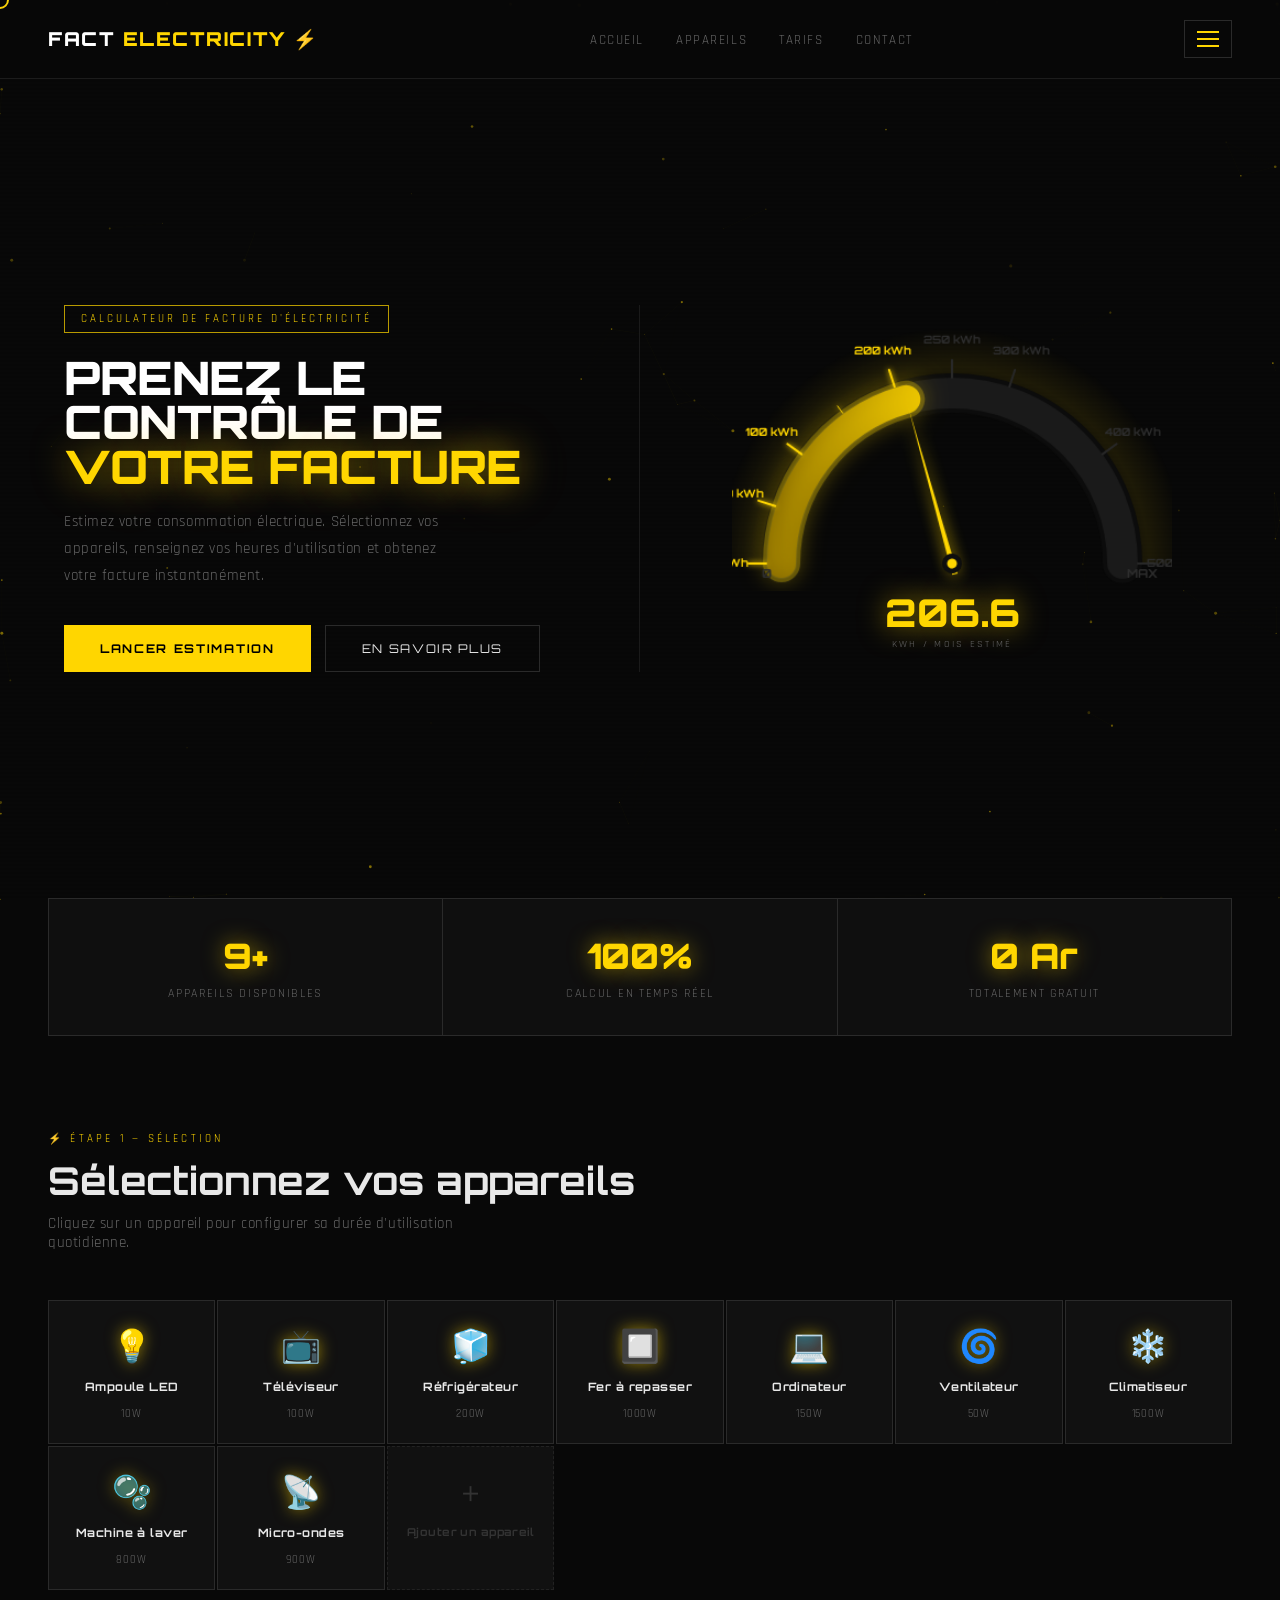
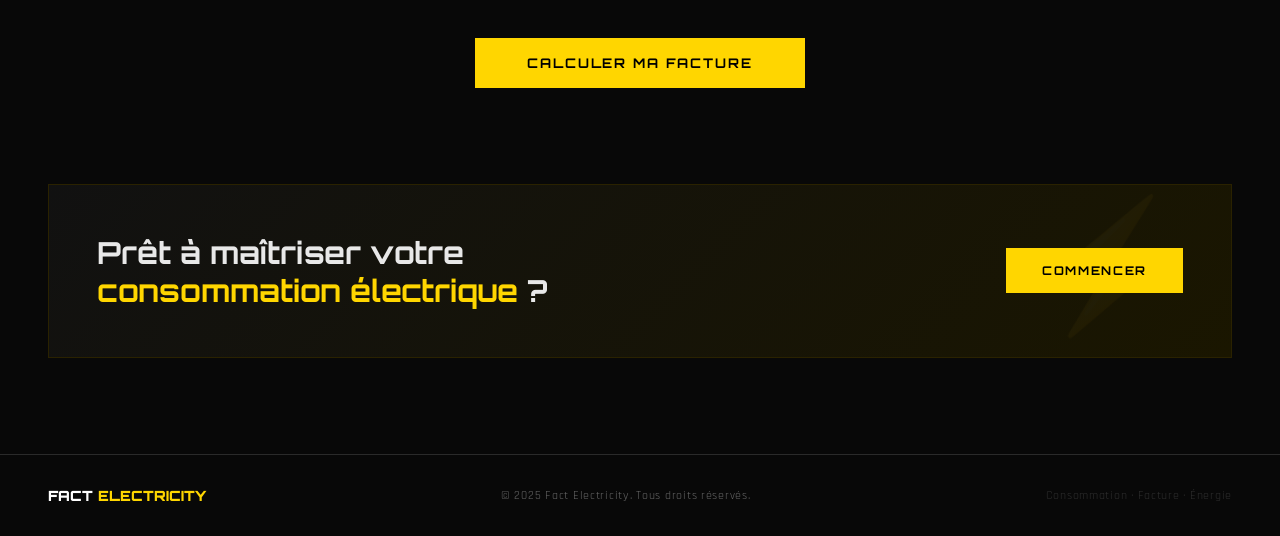
<file: index.html>
<!DOCTYPE html>
<html lang="fr">
<head>
  <meta charset="UTF-8"/>
  <meta name="viewport" content="width=device-width, initial-scale=1.0"/>
  <title>FACT ELECTRICITY ⚡</title>
  <link href="https://fonts.googleapis.com/css2?family=Orbitron:wght@400;700;900&family=Rajdhani:wght@300;400;600&display=swap" rel="stylesheet"/>
  <link rel="stylesheet" href="style.css">
</head>
<body>
<div id="cursor"></div>
<canvas id="bg-canvas"></canvas>

<div class="page">

<!-- NAV -->
<nav>
  <div class="nav-logo">FACT <span>ELECTRICITY</span> ⚡</div>
  <ul class="nav-links">
    <li><a href="#">Accueil</a></li>
    <li><a href="#sel">Appareils</a></li>
    <li><a href="#">Tarifs</a></li>
    <li><a href="#">Contact</a></li>
  </ul>
  <!-- hamburger + floating menu -->
  <div class="menu-trigger" id="menuTrigger">
    <button class="hamburger" id="hamburger" onclick="toggleMenu()">
      <span></span><span></span><span></span>
    </button>
    <div class="nav-menu" id="navMenu">
      <button class="menu-item login-item" onclick="openLogin()">
        <span class="menu-item-icon">🔐</span> Log In
      </button>
      <button class="menu-item" onclick="closeMenu()">
        <span class="menu-item-icon">❓</span> Aide
      </button>
      <button class="menu-item" onclick="closeMenu()">
        <span class="menu-item-icon">📋</span> Historique
      </button>
      <button class="menu-item quit-item" onclick="showQuit()">
        <span class="menu-item-icon">🚪</span> Quitter
      </button>
    </div>
    <!-- quit confirm -->
    <div class="quit-confirm" id="quitConfirm">
      <p>Êtes-vous sûr de vouloir quitter ?</p>
      <div class="quit-confirm-btns">
        <button class="qc-yes" onclick="window.close()">Oui</button>
        <button class="qc-no" onclick="hideQuit()">Non</button>
      </div>
    </div>
  </div>
</nav>

<!-- ── LOGIN MODAL ── -->
<div class="login-overlay" id="loginOverlay">
  <div class="login-box">
    <button class="login-close" onclick="closeLogin()">✕</button>
    <div class="login-bolt">⚡</div>
    <div class="login-title">FACT <span>ELECTRICITY</span></div>
    <input class="login-input" type="text" placeholder="Pseudo"/>
    <input class="login-input" type="password" placeholder="Mot de passe"/>
    <button class="login-btn-connect">SE CONNECTER</button>
    <button class="login-btn-create">CRÉER UN COMPTE</button>
    <a href="#" class="login-forgot">Mot de passe oublié ? Cliquez ici</a>
    <div class="login-divider"><span>OU</span></div>
    <div class="login-social">
      <button class="login-google">
        <svg width="18" height="18" viewBox="0 0 48 48"><path fill="#EA4335" d="M24 9.5c3.5 0 6.6 1.2 9 3.2l6.7-6.7C35.7 2.5 30.2 0 24 0 14.6 0 6.6 5.4 2.7 13.3l7.8 6C12.4 13.2 17.7 9.5 24 9.5z"/><path fill="#4285F4" d="M46.5 24.5c0-1.6-.1-3.1-.4-4.5H24v8.5h12.7c-.6 3-2.3 5.5-4.8 7.2l7.5 5.8c4.4-4 6.9-10 6.9-17z"/><path fill="#FBBC05" d="M10.5 28.7A14.6 14.6 0 0 1 9.5 24c0-1.6.3-3.2.8-4.7l-7.8-6A23.9 23.9 0 0 0 0 24c0 3.9.9 7.5 2.7 10.7l7.8-6z"/><path fill="#34A853" d="M24 48c6.2 0 11.4-2 15.2-5.5l-7.5-5.8c-2.1 1.4-4.7 2.3-7.7 2.3-6.3 0-11.6-3.7-13.5-9.3l-7.8 6C6.6 42.6 14.6 48 24 48z"/></svg>
        Google
      </button>
      <button class="login-facebook">
        <svg width="18" height="18" viewBox="0 0 24 24" fill="white"><path d="M24 12.07C24 5.41 18.63 0 12 0S0 5.4 0 12.07C0 18.1 4.39 23.1 10.13 24v-8.44H7.08v-3.49h3.04V9.41c0-3.02 1.8-4.7 4.54-4.7 1.31 0 2.68.24 2.68.24v2.97h-1.5c-1.5 0-1.96.93-1.96 1.89v2.26h3.32l-.53 3.5h-2.8V24C19.62 23.1 24 18.1 24 12.07z"/></svg>
        Facebook
      </button>
    </div>
  </div>
</div>

<!-- ═══ HERO ═══ -->
<section class="hero">
  <div class="hero-left">
    <div class="hero-badge">Calculateur de facture d'électricité</div>
    <h1 class="hero-title">
      <span class="white">PRENEZ LE<br>CONTRÔLE DE<br></span>
      <span class="yellow">VOTRE FACTURE</span>
    </h1>
    <p class="hero-sub">Estimez votre consommation électrique. Sélectionnez vos appareils, renseignez vos heures d'utilisation et obtenez votre facture instantanément.</p>
    <div class="hero-cta">
      <button class="btn-primary" onclick="scrollTo2()">Lancer estimation</button>
      <button class="btn-secondary">En savoir plus</button>
    </div>
  </div>

  <div class="hero-right">
    <div class="gauge-outer" id="gaugeOuter">
      <canvas id="gc" width="400" height="240"></canvas>
      <div class="gauge-tooltip" id="gtt"></div>
    </div>
    <div class="gauge-reading">
      <div class="gauge-kwh" id="gKwh">0.0</div>
      <div class="gauge-unit">kWh / mois estimé</div>
    </div>
  </div>
</section>

<!-- STATS -->
<div class="stats">
  <div class="stat"><div class="stat-num">9+</div><div class="stat-label">Appareils disponibles</div></div>
  <div class="stat"><div class="stat-num">100%</div><div class="stat-label">Calcul en temps réel</div></div>
  <div class="stat"><div class="stat-num">0 Ar</div><div class="stat-label">Totalement gratuit</div></div>
</div>

<!-- ═══ SELECTION ═══ -->
<section class="selection-section" id="sel">
  <div class="section-head">
    <div class="section-label">⚡ Étape 1 — Sélection</div>
    <h2 class="section-title">Sélectionnez vos appareils</h2>
    <p class="section-sub">Cliquez sur un appareil pour configurer sa durée d'utilisation quotidienne.</p>
  </div>

  <div class="device-grid" id="deviceGrid"></div>

  <!-- CONFIG PANEL -->
  <div class="config-panel" id="configPanel">
    <div class="cp-title">
      <span id="cpIcon"></span>
      <span id="cpName"></span>
      <span id="cpWatts" style="font-size:.68rem;color:var(--muted);font-weight:400;letter-spacing:.1em;margin-left:4px"></span>
      <button class="cp-close" onclick="closeConfig()">✕</button>
    </div>
    <div id="cpBody"></div>
  </div>

  <div class="calc-row">
    <button class="btn-primary" style="font-size:.83rem;padding:17px 52px" onclick="openModal()">CALCULER MA FACTURE</button>
  </div>
</section>

<!-- CTA -->
<div class="cta-strip">
  <div class="cta-title">Prêt à maîtriser votre <span>consommation électrique</span>&nbsp;?</div>
  <button class="btn-primary" onclick="scrollTo2()">Commencer</button>
</div>

<footer>
  <div class="footer-logo">FACT <span>ELECTRICITY</span></div>
  <p>© 2025 Fact Electricity. Tous droits réservés.</p>
  <p style="color:#2e2e2e">Consommation · Facture · Énergie</p>
</footer>
</div>

<!-- MODAL -->
<div class="modal-overlay" id="modal">
  <div class="modal">
    <button class="modal-close" onclick="closeModal()">✕</button>
    <div class="modal-title">⚡ RÉSULTAT DE VOTRE FACTURE</div>
    <div class="modal-rows" id="mRows"></div>
    <div class="mtl">Coût mensuel estimé (30 jours)</div>
    <div class="mtn" id="mTotal">0</div>
    <div class="mtu">Ariary / mois &nbsp;·&nbsp; <span id="mKwh">0 kWh</span></div>
  </div>
</div>

<script src="vanilla.js">
</script>
</body>
</html>
</file>
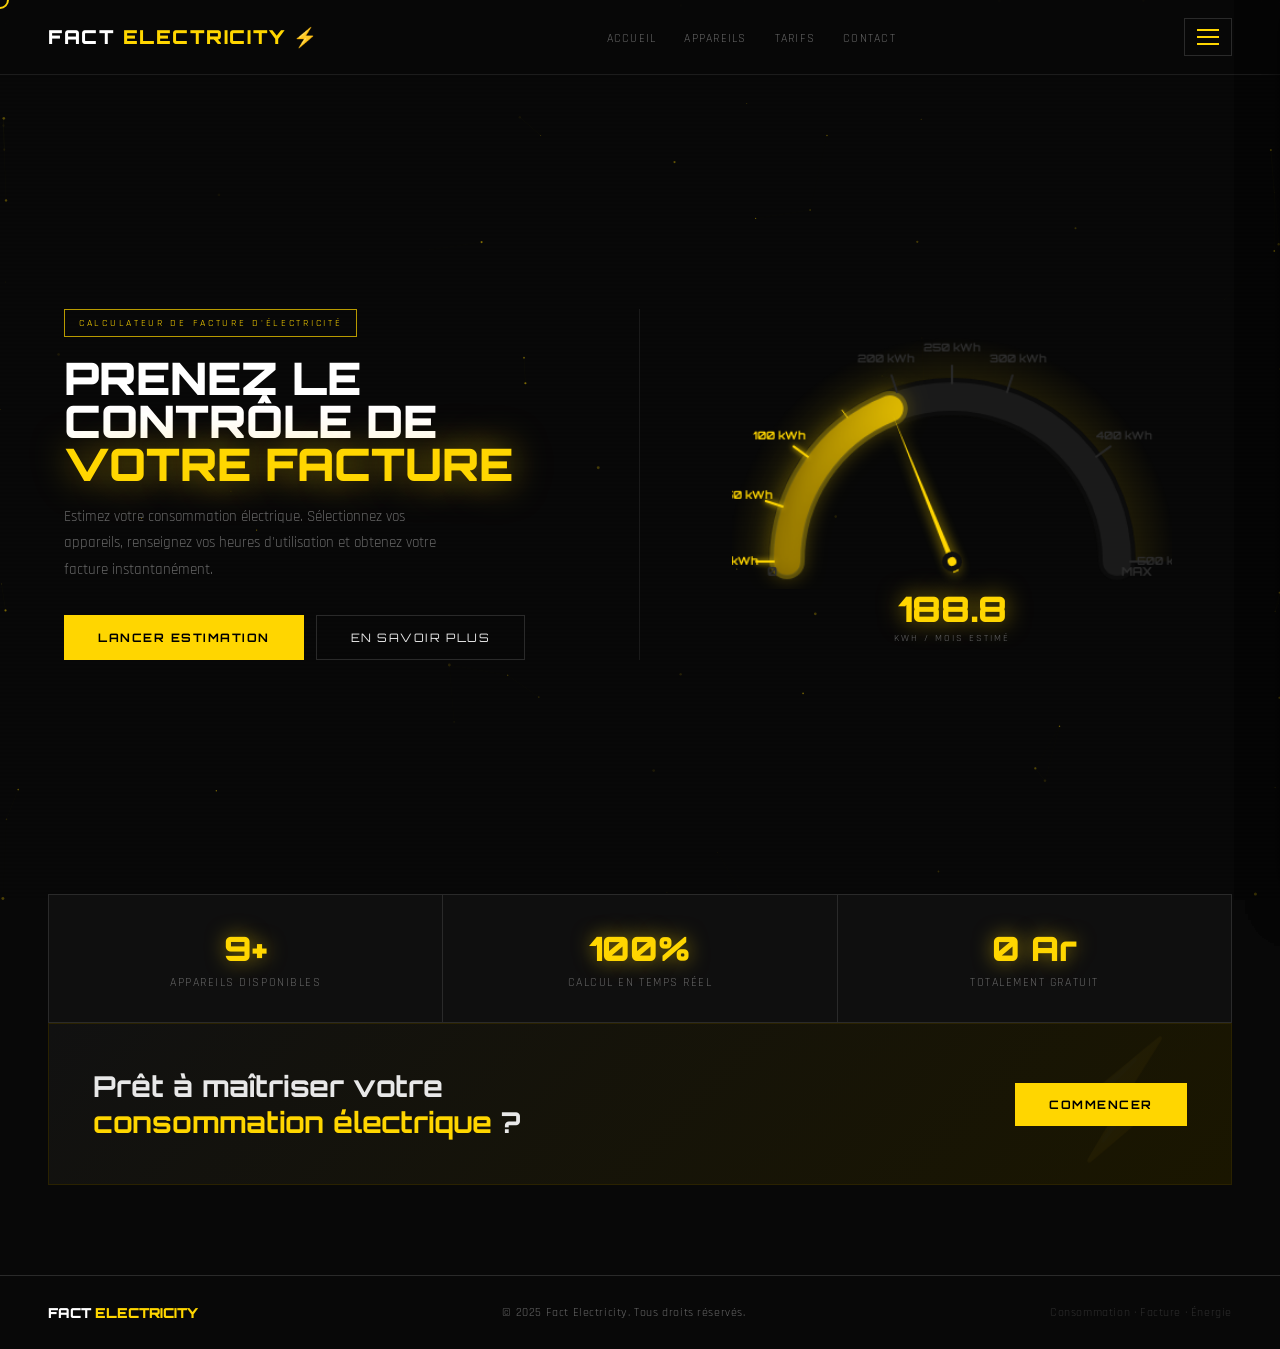
<file: v3/index.html>
<!DOCTYPE html>
<html lang="fr">
<head>
<meta charset="UTF-8"/>
<meta name="viewport" content="width=device-width, initial-scale=1.0"/>
<title>FACT ELECTRICITY ⚡</title>
<link href="https://fonts.googleapis.com/css2?family=Orbitron:wght@400;700;900&family=Rajdhani:wght@300;400;600&display=swap" rel="stylesheet"/>
<link rel="stylesheet" href="style.css">
</head>
<body>
<div id="cur"></div>
<canvas id="bgc"></canvas>
<div class="page">

<!-- ══ NAV ══ -->
<nav>
  <div class="nav-logo">FACT <span>ELECTRICITY</span> ⚡</div>
  <ul class="nav-links">
    <li><a href="#" onclick="goBack(); return false;">Accueil</a></li>
    <li><a href="#" onclick="goToSelection(); return false;">Appareils</a></li>
    <li><a href="#">Tarifs</a></li>
    <li><a href="#">Contact</a></li>
  </ul>
  <div class="menu-wrap" id="menuWrap">
    <button class="hbg" id="hbg" onclick="toggleMenu()">
      <span></span><span></span><span></span>
    </button>
    <div class="drop" id="drop">
      <button class="mi login" onclick="openLogin()"><span class="mi-ic">🔐</span>Log In</button>
      <button class="mi logout" id="miLogout" onclick="openPanel('account')"><span class="mi-ic">👤</span>Mon compte</button>
      <button class="mi" onclick="openPanel('aide')"><span class="mi-ic">❓</span>Aide</button>
      <button class="mi" onclick="openPanel('historique')"><span class="mi-ic">📋</span>Historique</button>
      <button class="mi quit" onclick="showQuit()"><span class="mi-ic">🚪</span>Quitter</button>
    </div>
    <div class="qconf" id="qconf">
      <p>Êtes-vous sûr de vouloir quitter ?</p>
      <div class="qconf-btns">
        <button class="qy" onclick="window.close()">Oui</button>
        <button class="qn" onclick="hideQuit()">Non</button>
      </div>
    </div>
  </div>
</nav>

<!-- ══ HERO ══ -->
<section class="hero">
  <div class="hero-left">
    <div class="hero-badge">Calculateur de facture d'électricité</div>
    <h1 class="hero-title">
      <span class="w">PRENEZ LE<br>CONTRÔLE DE<br></span>
      <span class="y">VOTRE FACTURE</span>
    </h1>
    <p class="hero-sub">Estimez votre consommation électrique. Sélectionnez vos appareils, renseignez vos heures d'utilisation et obtenez votre facture instantanément.</p>
    <div class="hero-cta">
      <button class="btn-p" onclick="goToSelection()">Lancer estimation</button>
      <button class="btn-s">En savoir plus</button>
    </div>
  </div>
  <div class="hero-right">
    <div class="gauge-wrap" id="gaugeWrap">
      <canvas id="gc" width="400" height="240"></canvas>
      <div class="g-tip" id="gTip"></div>
    </div>
    <div class="g-read">
      <div class="g-kwh" id="gKwh">0.0</div>
      <div class="g-unit">kWh / mois estimé</div>
    </div>
  </div>
</section>

<!-- ══ STATS ══ -->
<div class="stats">
  <div class="stat"><div class="stat-n">9+</div><div class="stat-l">Appareils disponibles</div></div>
  <div class="stat"><div class="stat-n">100%</div><div class="stat-l">Calcul en temps réel</div></div>
  <div class="stat"><div class="stat-n">0 Ar</div><div class="stat-l">Totalement gratuit</div></div>
</div>



<!-- ══ CTA ══ -->
<div class="cta-strip">
  <div class="cta-ttl">Prêt à maîtriser votre <span>consommation électrique</span> ?</div>
  <button class="btn-p" onclick="goToSelection()">Commencer</button>
</div>

<!-- ══ FOOTER ══ -->
<footer>
  <div class="ft-logo">FACT <span>ELECTRICITY</span></div>
  <p>© 2025 Fact Electricity. Tous droits réservés.</p>
  <p style="color:#2e2e2e">Consommation · Facture · Énergie</p>
</footer>

<!-- ══ SELECTION PAGE ══ -->
<div class="sel-page" id="selPage">
  <div class="sel-topbar">
    <button class="sel-back" onclick="goBack()">← Retour</button>
    <div class="sel-topbar-logo">FACT <span>ELECTRICITY</span> ⚡</div>
    <div class="sel-topbar-gauge">
      <div>
        <div class="sel-live-kwh" id="selLiveKwh">0.0</div>
        <div class="sel-live-unit">kWh / mois</div>
      </div>
      <div class="mini-gauge"><div class="mini-gauge-fill" id="miniGaugeFill"></div></div>
    </div>
  </div>
  <div class="sel-body">
    <div class="sel-hd">
      <div class="sel-hd-lbl">⚡ Étape 1 — Sélection</div>
      <h2 class="sel-hd-ttl">Sélectionnez vos appareils</h2>
      <p class="sel-hd-sub">Cliquez sur un appareil pour configurer sa durée d'utilisation quotidienne.</p>
    </div>
    <div class="dev-grid" id="devGrid"></div>
    <div class="cfg-panel" id="cfgPanel">
      <div class="cp-hd">
        <span id="cpIc"></span>
        <span id="cpNm"></span>
        <span id="cpW" style="font-size:.66rem;color:var(--muted);font-weight:400;margin-left:4px"></span>
        <button class="cp-cls" onclick="closeConfig()">✕</button>
      </div>
      <div id="cpBody"></div>
    </div>
    <div class="sel-calc-row">
      <button class="btn-p" style="font-size:.82rem;padding:16px 50px" onclick="openBillModal()">CALCULER MA FACTURE</button>
    </div>
    <div class="reset-all-row">
      <button class="btn-reset-all" onclick="showResetConfirm()">Réinitialiser tous les appareils</button>
    </div>
    <div class="reset-confirm" id="resetConfirm">
      <p>Remettre à zéro toutes les durées d'utilisation ?</p>
      <div class="reset-confirm-btns">
        <button class="rcy" onclick="resetAllDevices()">Oui, tout réinitialiser</button>
        <button class="rcn" onclick="hideResetConfirm()">Annuler</button>
      </div>
    </div>
  </div>
</div>

</div><!-- /page -->

<!-- ══ SCRIM ══ -->
<div class="scrim" id="scrim" onclick="closeAllPanels()"></div>

<!-- ══ AIDE PANEL ══ -->
<div class="sp" id="spAide">
  <div class="sp-hd"><div class="sp-ttl">❓ COMMENT UTILISER</div><button class="sp-cls" onclick="closePanel('aide')">✕</button></div>
  <div class="sp-body">
    <div class="aide-step"><div class="aide-num">01</div><div><div class="aide-h">Sélectionnez vos appareils</div><div class="aide-p">Cliquez sur chaque appareil électrique présent dans votre foyer pour l'activer.</div></div></div>
    <div class="aide-step"><div class="aide-num">02</div><div><div class="aide-h">Définissez la durée d'utilisation</div><div class="aide-p">Pour chaque appareil, entrez les heures et minutes par jour. Glissez le curseur ou utilisez les flèches ▲▼. Vous pouvez aussi saisir directement en heures/minutes.</div></div></div>
    <div class="aide-step"><div class="aide-num">03</div><div><div class="aide-h">Ajoutez des appareils personnalisés</div><div class="aide-p">Cliquez sur « + Ajouter un appareil » pour inclure un appareil non listé avec son nom et sa puissance en Watts.</div></div></div>
    <div class="aide-step"><div class="aide-num">04</div><div><div class="aide-h">Calculez votre facture</div><div class="aide-p">Cliquez sur « CALCULER MA FACTURE » pour obtenir une estimation mensuelle en kWh et en Ariary.</div></div></div>
    <div class="aide-step"><div class="aide-num">05</div><div><div class="aide-h">Jauge en temps réel</div><div class="aide-p">La jauge circulaire se met à jour en direct pendant que vous configurez vos appareils.</div></div></div>
  </div>
</div>

<!-- ══ HISTORIQUE PANEL ══ -->
<div class="sp" id="spHistorique">
  <div class="sp-hd"><div class="sp-ttl">📋 HISTORIQUE DES CALCULS</div><button class="sp-cls" onclick="closePanel('historique')">✕</button></div>
  <div class="sp-body"><div id="histList"></div></div>
</div>

<!-- ══ ACCOUNT PANEL ══ -->
<div class="sp" id="spAccount">
  <div class="sp-hd"><div class="sp-ttl">👤 MON COMPTE</div><button class="sp-cls" onclick="closePanel('account')">✕</button></div>
  <div class="sp-body">
    <div class="acc-avatar">👤</div>
    <div class="acc-name" id="accName">Utilisateur</div>
    <div class="acc-email" id="accEmail">—</div>
    <div class="acc-row"><span>Tarif kWh</span><span style="color:var(--y)">500 Ar</span></div>
    <div class="acc-row"><span>Calculs effectués</span><span id="accCalcs" style="color:var(--y)">0</span></div>
    <div class="acc-row"><span>Statut</span><span style="color:#4caf50">✓ Connecté</span></div>
    <button class="acc-logout" onclick="doLogout()">🚪 SE DÉCONNECTER</button>
  </div>
</div>

<!-- ══ BILL MODAL ══ -->
<div class="ov" id="billOv">
  <div class="modal-box">
    <button class="ov-close" onclick="closeBillModal()">✕</button>
    <div class="ov-title">⚡ RÉSULTAT DE VOTRE FACTURE</div>
    <div class="ov-rows" id="billRows"></div>
    <div class="ov-tlbl">Coût mensuel estimé (30 jours)</div>
    <div class="ov-tnum" id="billTotal">0</div>
    <div class="ov-tunit">Ariary / mois &nbsp;·&nbsp; <span id="billKwh">0 kWh</span></div>
  </div>
</div>

<!-- ══ LOGIN MODAL ══ -->
<div class="lg-ov" id="lgOv">
  <div class="lg-box">
    <button class="lg-close" onclick="closeLogin()">✕</button>
    <div class="lg-bolt">⚡</div>
    <div class="lg-title">FACT <span>ELECTRICITY</span></div>
    <input class="lg-in" id="lgPseudo" type="text" placeholder="Pseudo"/>
    <input class="lg-in" id="lgPwd" type="password" placeholder="Mot de passe"/>
    <button class="lg-connect" onclick="doLogin()">SE CONNECTER</button>
    <button class="lg-create">CRÉER UN COMPTE</button>
    <a href="#" class="lg-forgot">Mot de passe oublié ? Cliquez ici</a>
    <div class="lg-div"><span>OU</span></div>
    <div class="lg-social">
      <button class="lg-google">
        <svg width="17" height="17" viewBox="0 0 48 48"><path fill="#EA4335" d="M24 9.5c3.5 0 6.6 1.2 9 3.2l6.7-6.7C35.7 2.5 30.2 0 24 0 14.6 0 6.6 5.4 2.7 13.3l7.8 6C12.4 13.2 17.7 9.5 24 9.5z"/><path fill="#4285F4" d="M46.5 24.5c0-1.6-.1-3.1-.4-4.5H24v8.5h12.7c-.6 3-2.3 5.5-4.8 7.2l7.5 5.8c4.4-4 6.9-10 6.9-17z"/><path fill="#FBBC05" d="M10.5 28.7A14.6 14.6 0 0 1 9.5 24c0-1.6.3-3.2.8-4.7l-7.8-6A23.9 23.9 0 0 0 0 24c0 3.9.9 7.5 2.7 10.7l7.8-6z"/><path fill="#34A853" d="M24 48c6.2 0 11.4-2 15.2-5.5l-7.5-5.8c-2.1 1.4-4.7 2.3-7.7 2.3-6.3 0-11.6-3.7-13.5-9.3l-7.8 6C6.6 42.6 14.6 48 24 48z"/></svg>
        Google
      </button>
      <button class="lg-fb">
        <svg width="17" height="17" viewBox="0 0 24 24" fill="white"><path d="M24 12.07C24 5.41 18.63 0 12 0S0 5.4 0 12.07C0 18.1 4.39 23.1 10.13 24v-8.44H7.08v-3.49h3.04V9.41c0-3.02 1.8-4.7 4.54-4.7 1.31 0 2.68.24 2.68.24v2.97h-1.5c-1.5 0-1.96.93-1.96 1.89v2.26h3.32l-.53 3.5h-2.8V24C19.62 23.1 24 18.1 24 12.07z"/></svg>
        Facebook
      </button>
    </div>
  </div>
</div>

<script src="vanilla.js">
</script>
</body>
</html>
</file>
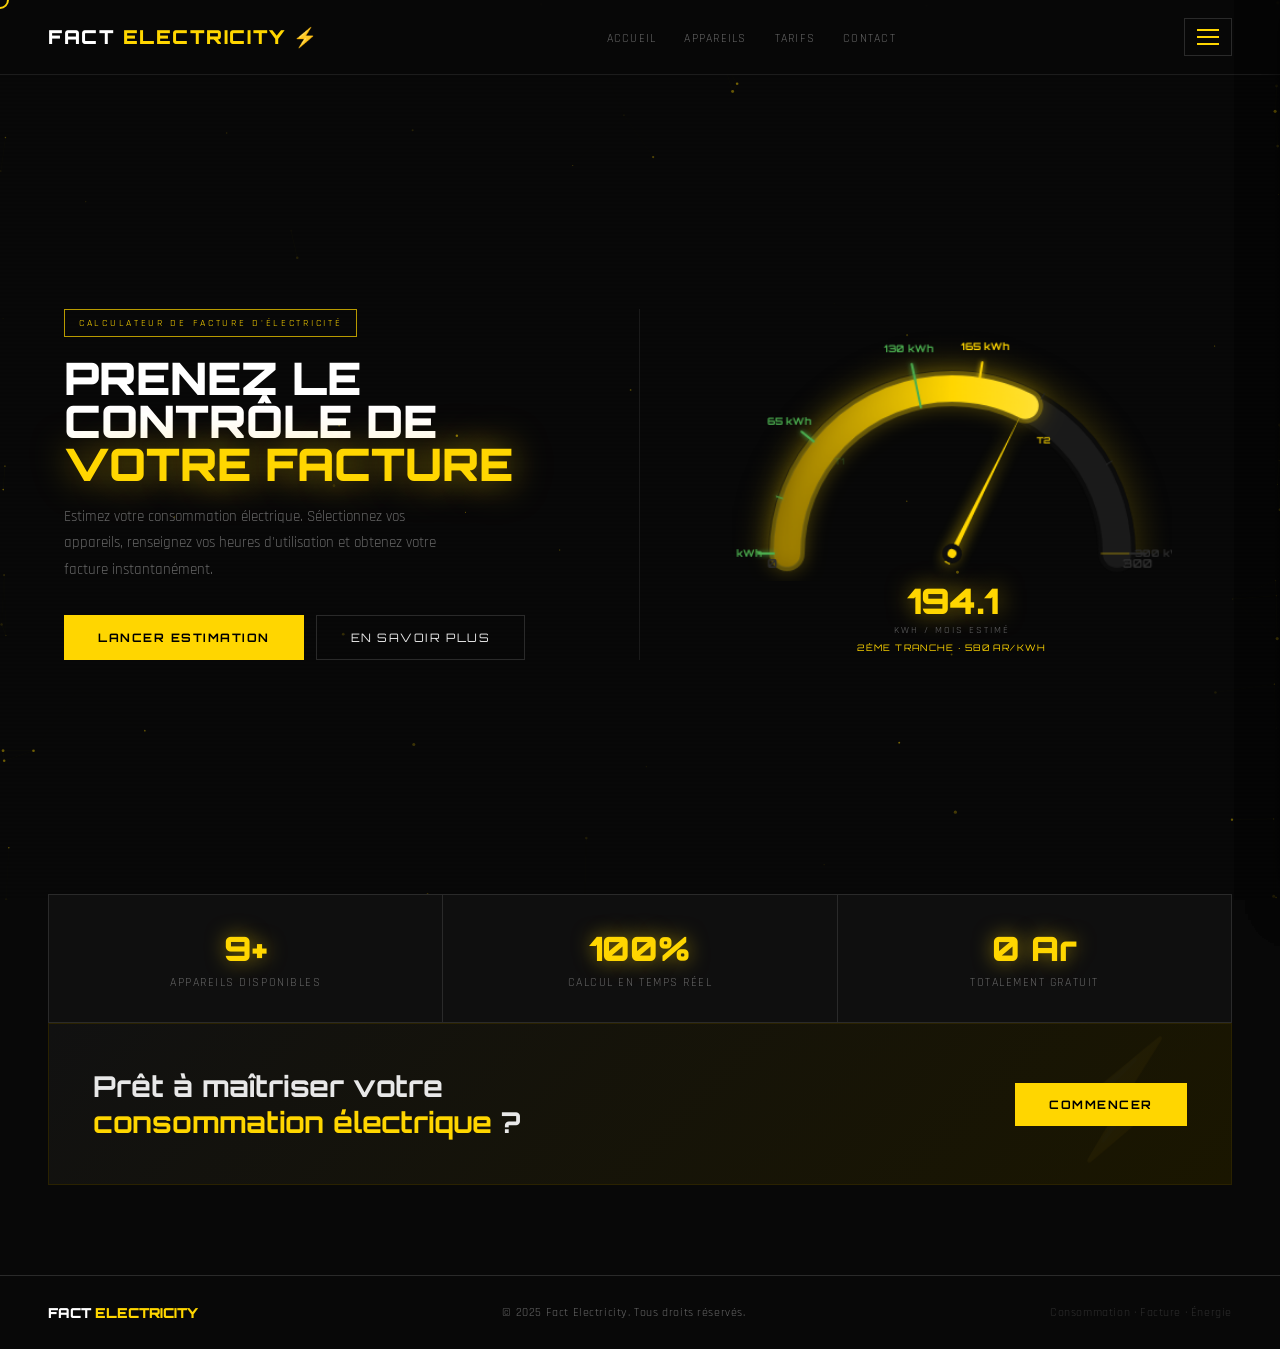
<file: v4/2.html>
<!DOCTYPE html>
<html lang="fr">
<head>
<meta charset="UTF-8"/>
<meta name="viewport" content="width=device-width, initial-scale=1.0"/>
<title>FACT ELECTRICITY ⚡</title>
<link href="https://fonts.googleapis.com/css2?family=Orbitron:wght@400;700;900&family=Rajdhani:wght@300;400;600&display=swap" rel="stylesheet"/>
<style>
*,*::before,*::after{box-sizing:border-box;margin:0;padding:0}
:root{
  --y:#FFD600;--yg:#FFD60088;--yd:#B89A00;
  --bg:#080808;--bg2:#0f0f0f;--card:#111;--border:#2a2a2a;
  --text:#e8e8e8;--muted:#666;
}
html{scroll-behavior:smooth}
body{font-family:'Rajdhani',sans-serif;background:var(--bg);color:var(--text);min-height:100vh;overflow-x:hidden;cursor:none}

/* ── CURSOR ── */
#cur{position:fixed;top:0;left:0;z-index:9999;pointer-events:none;width:18px;height:18px;border:2px solid var(--y);border-radius:50%;transform:translate(-50%,-50%);transition:width .15s,height .15s,background .15s;mix-blend-mode:exclusion}
#cur.h{width:32px;height:32px;background:var(--yg)}

/* ── PARTICLES BG ── */
#bgc{position:fixed;inset:0;z-index:0;pointer-events:none}
body::after{content:'';position:fixed;inset:0;z-index:1;background:repeating-linear-gradient(0deg,transparent,transparent 2px,rgba(0,0,0,.07) 2px,rgba(0,0,0,.07) 4px);pointer-events:none}
.page{position:relative;z-index:2}

/* ── NAV ── */
nav{display:flex;align-items:center;justify-content:space-between;padding:18px 48px;border-bottom:1px solid #1c1c1c;backdrop-filter:blur(12px);position:sticky;top:0;z-index:300;background:rgba(8,8,8,.92)}
.nav-logo{font-family:'Orbitron',sans-serif;font-size:1.2rem;font-weight:900;letter-spacing:.08em;color:#fff}
.nav-logo span{color:var(--y)}
.nav-links{display:flex;gap:28px;list-style:none}
.nav-links a{font-size:.78rem;letter-spacing:.1em;text-transform:uppercase;color:var(--muted);text-decoration:none;transition:color .2s}
.nav-links a:hover{color:var(--y)}

/* hamburger */
.menu-wrap{position:relative}
.hbg{display:flex;flex-direction:column;gap:5px;padding:10px 12px;background:none;border:1px solid var(--border);cursor:none;transition:border-color .2s}
.hbg:hover{border-color:var(--y)}
.hbg span{display:block;width:22px;height:2px;background:var(--y);transition:transform .3s,opacity .3s,width .3s}
.hbg.open span:nth-child(1){transform:translateY(7px) rotate(45deg)}
.hbg.open span:nth-child(2){opacity:0;width:0}
.hbg.open span:nth-child(3){transform:translateY(-7px) rotate(-45deg)}

/* dropdown */
.drop{position:absolute;top:calc(100% + 10px);right:0;background:#0d0d0d;border:1px solid #222;min-width:210px;z-index:400;flex-direction:column;box-shadow:0 8px 48px rgba(0,0,0,.8),0 0 24px #FFD60010;display:none}
.drop.open{display:flex;animation:mDrop .18s ease}
@keyframes mDrop{from{opacity:0;transform:translateY(-6px)}to{opacity:1;transform:translateY(0)}}
.mi{display:flex;align-items:center;gap:12px;padding:13px 18px;font-family:'Orbitron',sans-serif;font-size:.68rem;letter-spacing:.1em;text-transform:uppercase;color:var(--muted);background:none;border:none;border-bottom:1px solid #181818;cursor:none;width:100%;text-align:left;transition:background .15s,color .15s}
.mi:last-child{border-bottom:none}
.mi:hover{background:#111;color:var(--text)}
.mi.login{color:var(--y)}.mi.login:hover{background:#1a1400;color:var(--y)}
.mi.logout{color:#ffaa44;display:none}.mi.logout:hover{background:#1a0e00;color:#ffcc66}
.mi.quit{color:#e05555}.mi.quit:hover{background:#160808;color:#ff6b6b}
.mi-ic{font-size:.95rem;width:18px;text-align:center}

/* quit confirm */
.qconf{position:absolute;top:calc(100% + 4px);right:0;background:#0d0d0d;border:1px solid #c0392b;padding:16px 20px;z-index:410;flex-direction:column;gap:10px;box-shadow:0 8px 32px rgba(0,0,0,.9);min-width:220px;display:none}
.qconf.open{display:flex;animation:mDrop .15s ease}
.qconf p{font-size:.78rem;color:var(--text)}
.qconf-btns{display:flex;gap:8px}
.qy{font-family:'Orbitron',sans-serif;font-size:.63rem;padding:8px 16px;background:#c0392b;color:#fff;border:none;cursor:none;transition:background .15s}
.qy:hover{background:#e74c3c}
.qn{font-family:'Orbitron',sans-serif;font-size:.63rem;padding:8px 16px;background:transparent;color:var(--muted);border:1px solid var(--border);cursor:none;transition:border-color .15s,color .15s}
.qn:hover{border-color:var(--y);color:var(--y)}

/* ── HERO ── */
.hero{min-height:91vh;display:grid;grid-template-columns:1fr 1fr;align-items:center;padding:0 64px;position:relative;overflow:hidden}
.hero-left{display:flex;flex-direction:column;padding-right:48px;border-right:1px solid #1a1a1a}
.hero-badge{font-size:.65rem;letter-spacing:.26em;text-transform:uppercase;color:var(--y);border:1px solid var(--yd);padding:6px 14px;display:inline-block;width:fit-content;margin-bottom:20px;animation:fadeUp .6s ease both}
.hero-title{font-family:'Orbitron',sans-serif;font-size:clamp(1.8rem,3.5vw,4rem);font-weight:900;line-height:.96;animation:fadeUp .6s .1s ease both}
.hero-title .w{color:#fff}
.hero-title .y{color:var(--y);text-shadow:0 0 36px var(--yg),0 0 72px #FFD60028}
.hero-sub{margin-top:18px;font-size:.93rem;color:var(--muted);line-height:1.75;animation:fadeUp .6s .2s ease both;max-width:400px}
.hero-cta{margin-top:32px;display:flex;gap:12px;flex-wrap:wrap;animation:fadeUp .6s .3s ease both}

.btn-p{font-family:'Orbitron',sans-serif;font-size:.73rem;letter-spacing:.13em;text-transform:uppercase;padding:14px 34px;background:var(--y);color:#000;font-weight:700;border:none;cursor:none;position:relative;overflow:hidden;transition:box-shadow .25s}
.btn-p::before{content:'';position:absolute;inset:0;background:rgba(255,255,255,.22);transform:translateX(-110%) skewX(-20deg);transition:transform .35s}
.btn-p:hover::before{transform:translateX(110%) skewX(-20deg)}
.btn-p:hover{box-shadow:0 0 28px var(--yg),0 0 56px #FFD60028}
.btn-s{font-family:'Orbitron',sans-serif;font-size:.73rem;letter-spacing:.13em;text-transform:uppercase;padding:14px 34px;background:transparent;color:var(--text);border:1px solid var(--border);cursor:none;transition:border-color .2s,color .2s}
.btn-s:hover{border-color:var(--y);color:var(--y)}

/* gauge */
.hero-right{display:flex;flex-direction:column;align-items:center;justify-content:center;padding:40px 0 40px 48px;animation:fadeUp .6s .15s ease both}
.gauge-wrap{position:relative;width:100%;max-width:440px}
.gauge-wrap canvas{display:block;width:100%;height:auto}
.g-tip{position:absolute;background:#0d0d0d;border:1px solid var(--yd);padding:4px 10px;font-family:'Orbitron',sans-serif;font-size:.58rem;color:var(--y);pointer-events:none;white-space:nowrap;display:none;z-index:20;transform:translate(-50%,-130%);letter-spacing:.08em}
.g-read{margin-top:2px;text-align:center}
.g-kwh{font-family:'Orbitron',sans-serif;font-size:2.2rem;font-weight:900;color:var(--y);text-shadow:0 0 24px var(--yg);line-height:1;min-width:6ch;display:inline-block}
.g-unit{font-size:.63rem;letter-spacing:.2em;text-transform:uppercase;color:var(--muted);margin-top:4px}
.g-tranche{font-family:'Orbitron',sans-serif;font-size:.56rem;letter-spacing:.15em;text-transform:uppercase;margin-top:6px;transition:color .3s}

/* ── STATS ── */
.stats{display:grid;grid-template-columns:repeat(3,1fr);gap:1px;background:var(--border);margin:0 48px;border:1px solid var(--border)}
.stat{background:var(--bg2);padding:32px 20px;text-align:center;transition:background .2s}
.stat:hover{background:#141414}
.stat-n{font-family:'Orbitron',sans-serif;font-size:2.1rem;font-weight:900;color:var(--y);text-shadow:0 0 20px var(--yg)}
.stat-l{margin-top:6px;font-size:.74rem;letter-spacing:.13em;text-transform:uppercase;color:var(--muted)}

/* ── SELECTION ── */
.sel-sec{padding:90px 48px}
.sec-lbl{font-size:.64rem;letter-spacing:.28em;text-transform:uppercase;color:var(--y);margin-bottom:8px}
.sec-ttl{font-family:'Orbitron',sans-serif;font-size:clamp(1.4rem,3.5vw,2.4rem);font-weight:700}
.sec-sub{margin-top:8px;color:var(--muted);font-size:.9rem;max-width:480px}
.sec-hd{margin-bottom:44px}

/* device grid */
.dev-grid{display:grid;grid-template-columns:repeat(auto-fill,minmax(150px,1fr));gap:2px;margin-bottom:3px}
.dev-box{background:var(--card);border:1px solid var(--border);padding:24px 16px 20px;display:flex;flex-direction:column;align-items:center;gap:10px;cursor:none;transition:border-color .25s,transform .2s,background .2s;position:relative;overflow:hidden}
.dev-box::before{content:'';position:absolute;top:0;left:0;right:0;height:2px;background:linear-gradient(90deg,transparent,var(--y),transparent);transform:scaleX(0);transform-origin:left;transition:transform .4s}
.dev-box:hover{border-color:#3a3a3a;transform:translateY(-3px);background:#141414}
.dev-box:hover::before{transform:scaleX(1)}
.dev-box.sel{border-color:var(--y);background:#0d0b00}
.dev-box.sel::before{transform:scaleX(1)}
.db-chk{position:absolute;top:7px;right:7px;width:17px;height:17px;border-radius:50%;background:var(--y);display:none;align-items:center;justify-content:center;font-size:.55rem;color:#000;font-weight:900}
.dev-box.sel .db-chk{display:flex}
.db-ic{font-size:1.9rem;filter:drop-shadow(0 0 7px var(--yg))}
.db-nm{font-family:'Orbitron',sans-serif;font-size:.7rem;font-weight:700;letter-spacing:.04em;text-align:center;line-height:1.3}
.db-w{font-size:.65rem;color:var(--text);letter-spacing:.07em}

/* add-box special style */
.dev-box.add-box{border-style:dashed;border-color:#2a2a2a;background:linear-gradient(135deg,#0d0d0d,#0f0c00)}
.dev-box.add-box::after{content:'';position:absolute;inset:0;background:radial-gradient(ellipse at 50% 110%,rgba(255,214,0,.07),transparent 70%);pointer-events:none}
.dev-box.add-box:hover{border-color:var(--yd);background:linear-gradient(135deg,#111,#1a1500)}
.db-plus{font-size:1.8rem;color:var(--yd);transition:color .2s,transform .2s;text-shadow:0 0 10px #FFD60030}
.dev-box.add-box:hover .db-plus{color:var(--y);transform:scale(1.18);text-shadow:0 0 18px var(--yg)}
.db-add-lbl{font-family:'Orbitron',sans-serif;font-size:.63rem;color:#555;letter-spacing:.09em;text-align:center;transition:color .2s}
.dev-box.add-box:hover .db-add-lbl{color:var(--yd)}

/* config panel */
.cfg-panel{background:var(--card);border:1px solid var(--border);border-top:none;padding:28px 32px;display:none;position:relative}
.cfg-panel.open{display:block;animation:slideD .25s ease}
@keyframes slideD{from{opacity:0;transform:translateY(-6px)}to{opacity:1;transform:translateY(0)}}
.cp-hd{font-family:'Orbitron',sans-serif;font-size:.86rem;font-weight:700;letter-spacing:.08em;color:var(--y);display:flex;align-items:center;gap:10px;margin-bottom:22px}
.cp-cls{margin-left:auto;background:none;border:none;color:var(--muted);font-size:1.1rem;cursor:none;transition:color .15s;padding:0}
.cp-cls:hover{color:var(--y)}

/* time picker */
.tp-lbl{font-size:.58rem;letter-spacing:.2em;text-transform:uppercase;color:var(--muted);margin-bottom:8px}
.seg-row{display:flex;align-items:center;gap:8px;margin-bottom:14px}
.seg-grp{display:flex;align-items:center;gap:8px}
.seg-btns{display:flex;flex-direction:column;gap:3px}
.sb{width:22px;height:18px;background:#111;border:1px solid #2a2a2a;color:var(--y);font-size:.6rem;cursor:none;display:flex;align-items:center;justify-content:center;transition:background .15s;user-select:none}
.sb:hover{background:#1e1800;border-color:var(--yd)}
.tseg{display:flex;flex-direction:column;align-items:center}
.tv{font-family:'Orbitron',sans-serif;font-size:2rem;font-weight:900;line-height:1;color:var(--y);text-shadow:0 0 14px var(--yg);min-width:2ch;text-align:center;transition:color .2s,text-shadow .2s}
.tv.z{color:#252525;text-shadow:none}
.tu{font-size:.48rem;letter-spacing:.16em;text-transform:uppercase;color:var(--muted);margin-top:2px}
.tcol{font-family:'Orbitron',sans-serif;font-size:1.5rem;font-weight:900;color:#2a2a2a;padding-bottom:5px;line-height:1;transition:color .2s}
.tcol.on{color:var(--yd)}

/* slider */
.tt-wrap{position:relative;margin-bottom:2px}
.tt{width:100%;height:5px;background:#181818;border:1px solid #262626;position:relative;cursor:none;overflow:visible;touch-action:none}
.ttf{height:100%;background:linear-gradient(90deg,#5a4400,var(--y));transition:width .06s;position:relative;pointer-events:none}
.ttf::after{content:'';position:absolute;right:-8px;top:50%;transform:translateY(-50%);width:15px;height:15px;background:var(--y);border-radius:50%;box-shadow:0 0 10px var(--yg),0 0 20px #FFD60030;border:2px solid #000;pointer-events:none}
.notches{display:flex;justify-content:space-between;margin-top:4px;padding:0 1px}
.notch{display:flex;flex-direction:column;align-items:center;gap:1px}
.nb{width:1px;height:4px;background:#222;transition:background .12s}
.nb.hr{height:7px;background:#303030}
.nb.on{background:var(--yd)}
.nl{font-size:.4rem;color:#2a2a2a;font-family:'Orbitron',sans-serif;transition:color .12s}
.nl.on{color:var(--yd)}

/* chips */
.chips-wrap{margin-top:10px}
.cg-lbl{font-size:.48rem;letter-spacing:.18em;text-transform:uppercase;color:#2e2e2e;margin-bottom:4px}
.chips{display:flex;flex-wrap:wrap;gap:4px;margin-bottom:6px}
.chip{font-family:'Orbitron',sans-serif;font-size:.55rem;letter-spacing:.05em;padding:4px 7px;border:1px solid var(--text);background:#090909;color:var(--text);cursor:none;transition:border-color .15s,color .15s,background .15s,box-shadow .15s;white-space:nowrap}
.chip:hover{border-color:var(--y);}
.chip.on{border-color:var(--y);color:var(--y);background:#100d00;box-shadow:0 0 8px #FFD60025}

/* free input — matches chip/seg style */
.free-row{display:flex;align-items:center;gap:6px;flex-wrap:wrap;margin-top:14px;padding:12px 14px;background:#0a0a0a;border:1px solid #1e1e1e}
.free-lbl{font-size:.48rem;letter-spacing:.2em;text-transform:uppercase;color:#2e2e2e;width:100%;margin-bottom:6px}
.free-in{
  width:50px;background:#000;
  border:1px solid #2a2a2a;
  color:var(--y);font-family:'Orbitron',sans-serif;font-size:.9rem;font-weight:700;
  padding:7px 6px;outline:none;text-align:center;
  transition:border-color .15s,box-shadow .15s;
  -moz-appearance:textfield;
}
.free-in::-webkit-outer-spin-button,.free-in::-webkit-inner-spin-button{-webkit-appearance:none;margin:0}
.free-in:focus{border-color:var(--y);box-shadow:0 0 8px #FFD60022}
.free-sep{font-family:'Orbitron',sans-serif;font-size:.9rem;font-weight:900;color:var(--yd);padding:0 1px}
.free-unit{font-family:'Orbitron',sans-serif;font-size:.45rem;letter-spacing:.16em;text-transform:uppercase;color:#3a3a3a;margin-left:2px}

/* custom device form */
.cust-form{display:flex;flex-direction:column;gap:14px}
.form-row{display:flex;gap:10px;flex-wrap:wrap}
.form-fld{display:flex;flex-direction:column;gap:5px;flex:1;min-width:130px}
.form-lbl{font-size:.58rem;letter-spacing:.16em;text-transform:uppercase;color:var(--muted)}
.form-in{background:#000;border:1px solid #2a2a2a;color:var(--y);font-family:'Orbitron',sans-serif;font-size:.86rem;padding:9px 12px;outline:none;transition:border-color .2s,box-shadow .2s;width:100%}
.form-in:focus{border-color:var(--y);box-shadow:0 0 10px var(--yg)}
.form-in::placeholder{color:#2a2a2a}

/* calc button row */
.calc-row{margin-top:44px;text-align:center}

/* ── CTA STRIP ── */
.cta-strip{margin:0 48px 90px;background:linear-gradient(135deg,#111,#1a1600);border:1px solid #2a2200;padding:44px;display:flex;align-items:center;justify-content:space-between;gap:24px;flex-wrap:wrap;position:relative;overflow:hidden}
.cta-strip::before{content:'⚡';position:absolute;right:36px;top:50%;transform:translateY(-50%);font-size:7rem;opacity:.04;pointer-events:none}
.cta-ttl{font-family:'Orbitron',sans-serif;font-size:clamp(1rem,2.6vw,1.8rem);font-weight:700;max-width:440px}
.cta-ttl span{color:var(--y)}

/* ── FOOTER ── */
footer{border-top:1px solid var(--border);padding:28px 48px;display:flex;align-items:center;justify-content:space-between;gap:20px;flex-wrap:wrap}
.ft-logo{font-family:'Orbitron',sans-serif;font-size:.86rem;font-weight:900;color:#fff}
.ft-logo span{color:var(--y)}
footer p{font-size:.74rem;color:var(--muted);letter-spacing:.05em}

/* ── BILL MODAL ── */
.ov{position:fixed;inset:0;z-index:500;background:rgba(0,0,0,.9);backdrop-filter:blur(8px);display:none;align-items:center;justify-content:center}
.ov.open{display:flex;animation:fadeIn .22s ease}
.modal-box{background:#0d0d0d;border:1px solid var(--yd);padding:40px;max-width:540px;width:92%;position:relative;box-shadow:0 0 70px #FFD60020;max-height:86vh;overflow-y:auto}
.ov-close{position:absolute;top:12px;right:16px;background:none;border:none;color:var(--muted);font-size:1.3rem;cursor:none;transition:color .15s}
.ov-close:hover{color:var(--y)}
.ov-title{font-family:'Orbitron',sans-serif;font-size:.92rem;letter-spacing:.1em;margin-bottom:22px;color:var(--y)}
.ov-rows{display:flex;flex-direction:column;gap:7px;margin-bottom:22px}
.ov-row{display:flex;justify-content:space-between;align-items:center;padding:8px 0;border-bottom:1px solid #1c1c1c;font-size:.84rem}
.ov-row .dev{color:var(--muted)}
.ov-row .kwh{font-family:'Orbitron',sans-serif;font-size:.74rem;color:#aaa}
.ov-tlbl{font-size:.68rem;letter-spacing:.18em;text-transform:uppercase;color:var(--muted)}
.ov-tnum{font-family:'Orbitron',sans-serif;font-size:2.6rem;font-weight:900;color:var(--y);text-shadow:0 0 26px var(--yg);margin:5px 0 2px}
.ov-tunit{font-size:.76rem;color:var(--muted);letter-spacing:.1em}

/* ── LOGIN MODAL ── */
.lg-ov{position:fixed;inset:0;z-index:600;background:rgba(0,0,0,.93);backdrop-filter:blur(10px);display:none;align-items:center;justify-content:center}
.lg-ov.open{display:flex;animation:fadeIn .22s ease}
.lg-box{background:#0a0a0a;border:1px solid #2a2a2a;padding:44px 36px;width:92%;max-width:390px;display:flex;flex-direction:column;align-items:center;position:relative;box-shadow:0 0 70px #FFD60013}
.lg-close{position:absolute;top:12px;right:14px;background:none;border:none;color:var(--muted);font-size:1.3rem;cursor:none;transition:color .15s}
.lg-close:hover{color:var(--y)}
.lg-bolt{font-size:2.2rem;margin-bottom:8px;filter:drop-shadow(0 0 10px #FFD60055)}
.lg-title{font-family:'Orbitron',sans-serif;font-size:1.25rem;font-weight:900;color:#fff;letter-spacing:.06em;margin-bottom:28px;text-align:center}
.lg-title span{color:var(--y)}
.lg-in{width:100%;background:rgba(255,255,255,.06);border:1px solid #333;color:#fff;font-family:'Rajdhani',sans-serif;font-size:.98rem;letter-spacing:.04em;padding:12px 16px;outline:none;margin-bottom:12px;border-radius:5px;transition:border-color .2s,box-shadow .2s}
.lg-in:focus{border-color:var(--y);box-shadow:0 0 9px #FFD60030}
.lg-in::placeholder{color:#555}
.lg-connect{width:100%;font-family:'Orbitron',sans-serif;font-size:.76rem;letter-spacing:.11em;padding:13px;background:var(--y);color:#000;font-weight:700;border:none;cursor:none;margin-bottom:10px;border-radius:5px;position:relative;overflow:hidden;transition:box-shadow .2s}
.lg-connect::before{content:'';position:absolute;inset:0;background:rgba(255,255,255,.2);transform:translateX(-110%) skewX(-20deg);transition:transform .35s}
.lg-connect:hover::before{transform:translateX(110%) skewX(-20deg)}
.lg-connect:hover{box-shadow:0 0 20px var(--yg)}
.lg-create{width:100%;font-family:'Orbitron',sans-serif;font-size:.76rem;letter-spacing:.11em;padding:12px;background:transparent;color:var(--y);border:1px solid var(--y);cursor:none;margin-bottom:16px;border-radius:5px;transition:background .2s,color .2s}
.lg-create:hover{background:var(--y);color:#000}
.lg-forgot{font-size:.78rem;color:var(--muted);text-decoration:none;letter-spacing:.04em;margin-bottom:16px;transition:color .2s;cursor:none}
.lg-forgot:hover{color:var(--y)}
.lg-div{display:flex;align-items:center;gap:10px;width:100%;margin-bottom:14px}
.lg-div::before,.lg-div::after{content:'';flex:1;height:1px;background:#222}
.lg-div span{font-size:.67rem;color:#444;letter-spacing:.13em}
.lg-social{width:100%;display:flex;flex-direction:column;gap:8px}
.lg-google{width:100%;display:flex;align-items:center;justify-content:center;gap:9px;padding:11px;background:rgba(255,255,255,.07);border:1px solid #333;color:#ddd;font-size:.82rem;cursor:none;border-radius:5px;transition:background .15s}
.lg-google:hover{background:rgba(255,255,255,.13)}
.lg-fb{width:100%;display:flex;align-items:center;justify-content:center;gap:9px;padding:11px;background:#1877f2;border:none;color:#fff;font-size:.82rem;cursor:none;border-radius:5px;transition:background .15s}
.lg-fb:hover{background:#1565d8}

/* ── SIDE PANELS ── */
.scrim{position:fixed;inset:0;z-index:699;background:rgba(0,0,0,.55);backdrop-filter:blur(3px);display:none}
.scrim.open{display:block;animation:fadeIn .2s ease}
.sp{position:fixed;top:0;right:-460px;width:440px;max-width:95vw;height:100vh;background:#0a0a0a;border-left:1px solid #222;z-index:700;display:flex;flex-direction:column;transition:right .32s cubic-bezier(.4,0,.2,1);box-shadow:-6px 0 40px rgba(0,0,0,.7)}
.sp.open{right:0}
.sp-hd{display:flex;align-items:center;justify-content:space-between;padding:20px 24px;border-bottom:1px solid #1a1a1a;flex-shrink:0}
.sp-ttl{font-family:'Orbitron',sans-serif;font-size:.9rem;font-weight:700;letter-spacing:.1em;color:var(--y)}
.sp-cls{background:none;border:none;color:var(--muted);font-size:1.1rem;cursor:none;transition:color .15s;padding:4px}
.sp-cls:hover{color:var(--y)}
.sp-body{padding:24px;overflow-y:auto;flex:1}

/* aide panel */
.aide-step{display:flex;gap:14px;padding:16px 0;border-bottom:1px solid #141414}
.aide-step:last-child{border-bottom:none}
.aide-num{font-family:'Orbitron',sans-serif;font-size:1.3rem;font-weight:900;color:var(--y);opacity:.35;line-height:1;min-width:26px}
.aide-h{font-family:'Orbitron',sans-serif;font-size:.73rem;letter-spacing:.07em;color:var(--text);margin-bottom:4px}
.aide-p{font-size:.83rem;color:var(--muted);line-height:1.6}

/* historique panel */
.hist-empty{text-align:center;padding:36px 0;color:var(--muted);font-size:.84rem;line-height:1.8}
.hist-item{display:flex;justify-content:space-between;align-items:center;padding:12px 0;border-bottom:1px solid #141414;gap:10px}
.hist-item:last-child{border-bottom:none}
.hist-date{font-size:.7rem;color:var(--muted);letter-spacing:.05em;margin-bottom:3px}
.hist-cost{font-size:.8rem;color:var(--text)}
.hist-kwh{font-family:'Orbitron',sans-serif;font-size:.8rem;color:var(--y)}
.hist-del{background:none;border:none;color:#3a3a3a;font-size:.9rem;cursor:none;transition:color .15s;padding:2px 6px;flex-shrink:0}
.hist-del:hover{color:#e05555}

/* account panel */
.acc-avatar{width:68px;height:68px;border-radius:50%;background:linear-gradient(135deg,#1a1400,#3a2e00);border:2px solid var(--yd);display:flex;align-items:center;justify-content:center;font-size:1.8rem;margin:0 auto 14px}
.acc-name{font-family:'Orbitron',sans-serif;font-size:.95rem;font-weight:700;text-align:center;color:#fff;margin-bottom:3px}
.acc-email{font-size:.78rem;color:var(--muted);text-align:center;margin-bottom:28px}
.acc-row{display:flex;justify-content:space-between;padding:11px 0;border-bottom:1px solid #141414;font-size:.83rem}
.acc-row span:first-child{color:var(--muted)}
.acc-logout{width:100%;margin-top:28px;font-family:'Orbitron',sans-serif;font-size:.73rem;letter-spacing:.11em;padding:13px;background:#c0392b;color:#fff;border:none;cursor:none;transition:background .18s}
.acc-logout:hover{background:#e74c3c}


/* ══ SELECTION PAGE (full-screen overlay tab) ══ */
.sel-page{
  position:fixed;inset:0;z-index:200;
  background:var(--bg);
  display:flex;flex-direction:column;
  transform:translateX(100%);
  transition:transform .45s cubic-bezier(.4,0,.2,1);
  overflow-y:auto;
  overflow-x:hidden;
}
.sel-page.open{transform:translateX(0)}

/* sel page top bar */
.sel-topbar{
  display:flex;align-items:center;gap:20px;
  padding:16px 48px;
  border-bottom:1px solid #1c1c1c;
  background:rgba(8,8,8,.95);
  backdrop-filter:blur(12px);
  position:sticky;top:0;z-index:10;
  flex-shrink:0;
}
.sel-back{
  display:flex;align-items:center;gap:8px;
  font-family:'Orbitron',sans-serif;font-size:.68rem;letter-spacing:.1em;text-transform:uppercase;
  color:var(--muted);background:none;border:1px solid var(--border);
  padding:9px 18px;cursor:none;transition:border-color .2s,color .2s;
  white-space:nowrap;
}
.sel-back:hover{border-color:var(--y);color:var(--y)}
.sel-topbar-logo{font-family:'Orbitron',sans-serif;font-size:1.1rem;font-weight:900;color:#fff;margin-right:auto}
.sel-topbar-logo span{color:var(--y)}
.sel-topbar-gauge{display:flex;align-items:center;gap:10px}
.sel-live-kwh{font-family:'Orbitron',sans-serif;font-size:1rem;font-weight:900;color:var(--y);text-shadow:0 0 14px var(--yg);min-width:5ch;text-align:right}
.sel-live-unit{font-size:.58rem;letter-spacing:.14em;text-transform:uppercase;color:var(--muted)}

/* mini gauge bar in topbar */
.mini-gauge{width:120px;height:6px;background:#1a1a1a;border:1px solid #2a2a2a;position:relative;overflow:hidden}
.mini-gauge-fill{height:100%;background:linear-gradient(90deg,#5a4400,var(--y));width:0%;transition:width .4s ease}

/* sel page body */
.sel-body{padding:52px 48px;flex:1}
.sel-hd{margin-bottom:40px}
.sel-hd-lbl{font-size:.63rem;letter-spacing:.28em;text-transform:uppercase;color:var(--y);margin-bottom:8px}
.sel-hd-ttl{font-family:'Orbitron',sans-serif;font-size:clamp(1.4rem,3vw,2.2rem);font-weight:700}
.sel-hd-sub{margin-top:8px;color:var(--muted);font-size:.9rem;max-width:500px}

.sel-calc-row{margin-top:40px;display:flex;justify-content:center}

@media(max-width:768px){
  .sel-topbar{padding:12px 16px;gap:12px}
  .sel-back{padding:7px 12px;font-size:.6rem}
  .mini-gauge{width:70px}
  .sel-body{padding:36px 16px}
}


/* ── HISTORIQUE EXPANDED ── */
.hist-item{border-bottom:1px solid #141414;padding:14px 0}
.hist-item:last-child{border-bottom:none}
.hist-summary{display:flex;align-items:center;gap:10px;cursor:none}
.hist-summary:hover .hist-toggle{color:var(--y)}
.hist-left{flex:1}
.hist-date{font-size:.68rem;color:var(--muted);letter-spacing:.05em;margin-bottom:3px}
.hist-cost{font-size:.82rem;color:var(--text);font-weight:600}
.hist-kwh{font-family:'Orbitron',sans-serif;font-size:.78rem;color:var(--y);white-space:nowrap}
.hist-toggle{background:none;border:none;color:var(--muted);font-size:.75rem;cursor:none;transition:color .15s;padding:2px 6px;letter-spacing:.05em;flex-shrink:0}
.hist-del{background:none;border:none;color:#3a3a3a;font-size:.88rem;cursor:none;transition:color .15s;padding:2px 6px;flex-shrink:0}
.hist-del:hover{color:#e05555}
.hist-devices{display:none;padding:10px 0 4px 0;flex-direction:column;gap:5px}
.hist-devices.open{display:flex}
.hist-dev-row{display:flex;justify-content:space-between;align-items:center;font-size:.78rem;padding:4px 8px;background:#0d0d0d;border-left:2px solid #2a2a2a}
.hist-dev-row .hd-name{color:var(--muted);display:flex;align-items:center;gap:6px}
.hist-dev-row .hd-time{font-size:.7rem;color:#555}
.hist-dev-row .hd-kwh{font-family:'Orbitron',sans-serif;font-size:.68rem;color:var(--yd)}


/* ── DISCARD / RESET ROW ── */
.tp-action-row{display:flex;gap:8px;margin-top:16px;padding-top:14px;border-top:1px solid #1c1c1c}
.btn-discard{font-family:'Orbitron',sans-serif;font-size:.6rem;letter-spacing:.1em;text-transform:uppercase;padding:8px 16px;background:transparent;color:#e05555;border:1px solid #3a1a1a;cursor:none;transition:background .15s,border-color .15s,color .15s}
.btn-discard:hover{background:#1a0808;border-color:#e05555;color:#ff6b6b}
.btn-reset{font-family:'Orbitron',sans-serif;font-size:.6rem;letter-spacing:.1em;text-transform:uppercase;padding:8px 16px;background:transparent;color:var(--muted);border:1px solid var(--border);cursor:none;transition:background .15s,border-color .15s,color .15s}
.btn-reset:hover{background:#1a1a1a;border-color:#666;color:var(--text)}


/* ── RESET ALL DEVICES ── */
.reset-all-row{display:flex;justify-content:center;margin-top:16px}
.btn-reset-all{
  font-family:'Orbitron',sans-serif;font-size:.62rem;letter-spacing:.12em;text-transform:uppercase;
  padding:10px 24px;background:transparent;color:#666;
  border:1px solid #2a2a2a;cursor:none;
  display:flex;align-items:center;gap:8px;
  transition:border-color .2s,color .2s,background .2s;
}
.btn-reset-all:hover{border-color:#c0392b;color:#e05555;background:#0f0404}
.btn-reset-all::before{content:'↺';font-size:.85rem}
/* confirm inline */
.reset-confirm{
  display:none;flex-direction:column;align-items:center;gap:10px;
  margin-top:14px;padding:16px 20px;
  border:1px solid #3a1a1a;background:#0a0404;
  animation:slideD .2s ease;
}
.reset-confirm.open{display:flex}
.reset-confirm p{font-size:.78rem;color:var(--text);text-align:center;letter-spacing:.03em}
.reset-confirm-btns{display:flex;gap:10px}
.rcy{font-family:'Orbitron',sans-serif;font-size:.63rem;padding:9px 20px;background:#c0392b;color:#fff;border:none;cursor:none;letter-spacing:.1em;transition:background .15s}
.rcy:hover{background:#e74c3c}
.rcn{font-family:'Orbitron',sans-serif;font-size:.63rem;padding:9px 20px;background:transparent;color:var(--muted);border:1px solid var(--border);cursor:none;letter-spacing:.1em;transition:border-color .15s,color .15s}
.rcn:hover{border-color:var(--y);color:var(--y)}


/* ── BILL TRANCHE ── */
.bill-tranche{
  display:inline-block;margin-top:14px;
  font-family:'Orbitron',sans-serif;font-size:.65rem;letter-spacing:.12em;text-transform:uppercase;
  padding:6px 14px;border:1px solid;border-radius:2px;
  transition:color .3s,border-color .3s;
}
.bill-breakdown{
  display:flex;flex-direction:column;gap:5px;
  margin-top:12px;padding:12px 14px;
  background:#0a0a0a;border:1px solid #1c1c1c;
}
.bill-breakdown span{font-size:.76rem;letter-spacing:.03em}

/* ── ANIMATIONS ── */
@keyframes fadeUp{from{opacity:0;transform:translateY(20px)}to{opacity:1;transform:translateY(0)}}
@keyframes fadeIn{from{opacity:0}to{opacity:1}}

/* ── RESPONSIVE ── */
@media(max-width:900px){
  .hero{grid-template-columns:1fr;padding:44px 24px}
  .hero-left{padding-right:0;border-right:none;border-bottom:1px solid #1a1a1a;padding-bottom:32px;text-align:center}
  .hero-badge,.hero-sub{margin-left:auto;margin-right:auto}
  .hero-cta{justify-content:center}
  .hero-right{padding:32px 0 0;align-items:center}
  .gauge-wrap{max-width:300px}
}
@media(max-width:768px){
  nav{padding:12px 18px}
  .nav-links{display:none}
  .stats{grid-template-columns:1fr;margin:0 18px}
  .sel-sec{padding:50px 18px}
  .cta-strip{margin:0 18px 56px;padding:28px 18px}
  footer{padding:24px 18px}
  .dev-grid{grid-template-columns:repeat(2,1fr)}
  .sp{width:100%;max-width:100%}
}
</style>
</head>
<body>
<div id="cur"></div>
<canvas id="bgc"></canvas>
<div class="page">

<!-- ══ NAV ══ -->
<nav>
  <div class="nav-logo">FACT <span>ELECTRICITY</span> ⚡</div>
  <ul class="nav-links">
    <li><a href="#" onclick="goBack(); return false;">Accueil</a></li>
    <li><a href="#" onclick="goToSelection(); return false;">Appareils</a></li>
    <li><a href="#">Tarifs</a></li>
    <li><a href="#">Contact</a></li>
  </ul>
  <div class="menu-wrap" id="menuWrap">
    <button class="hbg" id="hbg" onclick="toggleMenu()">
      <span></span><span></span><span></span>
    </button>
    <div class="drop" id="drop">
      <button class="mi login" onclick="openLogin()"><span class="mi-ic">🔐</span>Log In</button>
      <button class="mi logout" id="miLogout" onclick="openPanel('account')"><span class="mi-ic">👤</span>Mon compte</button>
      <button class="mi" onclick="openPanel('aide')"><span class="mi-ic">❓</span>Aide</button>
      <button class="mi" onclick="openPanel('historique')"><span class="mi-ic">📋</span>Historique</button>
      <button class="mi quit" onclick="showQuit()"><span class="mi-ic">🚪</span>Quitter</button>
    </div>
    <div class="qconf" id="qconf">
      <p>Êtes-vous sûr de vouloir quitter ?</p>
      <div class="qconf-btns">
        <button class="qy" onclick="window.close()">Oui</button>
        <button class="qn" onclick="hideQuit()">Non</button>
      </div>
    </div>
  </div>
</nav>

<!-- ══ HERO ══ -->
<section class="hero">
  <div class="hero-left">
    <div class="hero-badge">Calculateur de facture d'électricité</div>
    <h1 class="hero-title">
      <span class="w">PRENEZ LE<br>CONTRÔLE DE<br></span>
      <span class="y">VOTRE FACTURE</span>
    </h1>
    <p class="hero-sub">Estimez votre consommation électrique. Sélectionnez vos appareils, renseignez vos heures d'utilisation et obtenez votre facture instantanément.</p>
    <div class="hero-cta">
      <button class="btn-p" onclick="goToSelection()">Lancer estimation</button>
      <button class="btn-s">En savoir plus</button>
    </div>
  </div>
  <div class="hero-right">
    <div class="gauge-wrap" id="gaugeWrap">
      <canvas id="gc" width="400" height="240"></canvas>
      <div class="g-tip" id="gTip"></div>
    </div>
    <div class="g-read">
      <div class="g-kwh" id="gKwh">0.0</div>
      <div class="g-unit">kWh / mois estimé</div>
      <div class="g-tranche" id="gTranche">—</div>
    </div>
  </div>
</section>

<!-- ══ STATS ══ -->
<div class="stats">
  <div class="stat"><div class="stat-n">9+</div><div class="stat-l">Appareils disponibles</div></div>
  <div class="stat"><div class="stat-n">100%</div><div class="stat-l">Calcul en temps réel</div></div>
  <div class="stat"><div class="stat-n">0 Ar</div><div class="stat-l">Totalement gratuit</div></div>
</div>



<!-- ══ CTA ══ -->
<div class="cta-strip">
  <div class="cta-ttl">Prêt à maîtriser votre <span>consommation électrique</span> ?</div>
  <button class="btn-p" onclick="goToSelection()">Commencer</button>
</div>

<!-- ══ FOOTER ══ -->
<footer>
  <div class="ft-logo">FACT <span>ELECTRICITY</span></div>
  <p>© 2025 Fact Electricity. Tous droits réservés.</p>
  <p style="color:#2e2e2e">Consommation · Facture · Énergie</p>
</footer>

<!-- ══ SELECTION PAGE ══ -->
<div class="sel-page" id="selPage">
  <div class="sel-topbar">
    <button class="sel-back" onclick="goBack()">← Retour</button>
    <div class="sel-topbar-logo">FACT <span>ELECTRICITY</span> ⚡</div>
    <div class="sel-topbar-gauge">
      <div>
        <div class="sel-live-kwh" id="selLiveKwh">0.0</div>
        <div class="sel-live-unit">kWh / mois</div>
      </div>
      <div class="mini-gauge"><div class="mini-gauge-fill" id="miniGaugeFill"></div></div>
    </div>
  </div>
  <div class="sel-body">
    <div class="sel-hd">
      <div class="sel-hd-lbl">⚡ Étape 1 — Sélection</div>
      <h2 class="sel-hd-ttl">Sélectionnez vos appareils</h2>
      <p class="sel-hd-sub">Cliquez sur un appareil pour configurer sa durée d'utilisation quotidienne.</p>
    </div>
    <div class="dev-grid" id="devGrid"></div>
    <div class="cfg-panel" id="cfgPanel">
      <div class="cp-hd">
        <span id="cpIc"></span>
        <span id="cpNm"></span>
        <span id="cpW" style="font-size:.66rem;color:var(--muted);font-weight:400;margin-left:4px"></span>
        <button class="cp-cls" onclick="closeConfig()">✕</button>
      </div>
      <div id="cpBody"></div>
    </div>
    <div class="sel-calc-row">
      <button class="btn-p" style="font-size:.82rem;padding:16px 50px" onclick="openBillModal()">CALCULER MA FACTURE</button>
    </div>
    <div class="reset-all-row">
      <button class="btn-reset-all" onclick="showResetConfirm()">Réinitialiser tous les appareils</button>
    </div>
    <div class="reset-confirm" id="resetConfirm">
      <p>Remettre à zéro toutes les durées d'utilisation ?</p>
      <div class="reset-confirm-btns">
        <button class="rcy" onclick="resetAllDevices()">Oui, tout réinitialiser</button>
        <button class="rcn" onclick="hideResetConfirm()">Annuler</button>
      </div>
    </div>
  </div>
</div>

</div><!-- /page -->

<!-- ══ SCRIM ══ -->
<div class="scrim" id="scrim" onclick="closeAllPanels()"></div>

<!-- ══ AIDE PANEL ══ -->
<div class="sp" id="spAide">
  <div class="sp-hd"><div class="sp-ttl">❓ COMMENT UTILISER</div><button class="sp-cls" onclick="closePanel('aide')">✕</button></div>
  <div class="sp-body">
    <div class="aide-step"><div class="aide-num">01</div><div><div class="aide-h">Sélectionnez vos appareils</div><div class="aide-p">Cliquez sur chaque appareil électrique présent dans votre foyer pour l'activer.</div></div></div>
    <div class="aide-step"><div class="aide-num">02</div><div><div class="aide-h">Définissez la durée d'utilisation</div><div class="aide-p">Pour chaque appareil, entrez les heures et minutes par jour. Glissez le curseur ou utilisez les flèches ▲▼. Vous pouvez aussi saisir directement en heures/minutes.</div></div></div>
    <div class="aide-step"><div class="aide-num">03</div><div><div class="aide-h">Ajoutez des appareils personnalisés</div><div class="aide-p">Cliquez sur « + Ajouter un appareil » pour inclure un appareil non listé avec son nom et sa puissance en Watts.</div></div></div>
    <div class="aide-step"><div class="aide-num">04</div><div><div class="aide-h">Calculez votre facture</div><div class="aide-p">Cliquez sur « CALCULER MA FACTURE » pour obtenir une estimation mensuelle en kWh et en Ariary.</div></div></div>
    <div class="aide-step"><div class="aide-num">05</div><div><div class="aide-h">Jauge en temps réel</div><div class="aide-p">La jauge circulaire se met à jour en direct pendant que vous configurez vos appareils.</div></div></div>
  </div>
</div>

<!-- ══ HISTORIQUE PANEL ══ -->
<div class="sp" id="spHistorique">
  <div class="sp-hd"><div class="sp-ttl">📋 HISTORIQUE DES CALCULS</div><button class="sp-cls" onclick="closePanel('historique')">✕</button></div>
  <div class="sp-body"><div id="histList"></div></div>
</div>

<!-- ══ ACCOUNT PANEL ══ -->
<div class="sp" id="spAccount">
  <div class="sp-hd"><div class="sp-ttl">👤 MON COMPTE</div><button class="sp-cls" onclick="closePanel('account')">✕</button></div>
  <div class="sp-body">
    <div class="acc-avatar">👤</div>
    <div class="acc-name" id="accName">Utilisateur</div>
    <div class="acc-email" id="accEmail">—</div>
    <div class="acc-row"><span>Tarif kWh</span><span style="color:var(--y)">500 Ar</span></div>
    <div class="acc-row"><span>Calculs effectués</span><span id="accCalcs" style="color:var(--y)">0</span></div>
    <div class="acc-row"><span>Statut</span><span style="color:#4caf50">✓ Connecté</span></div>
    <button class="acc-logout" onclick="doLogout()">🚪 SE DÉCONNECTER</button>
  </div>
</div>

<!-- ══ BILL MODAL ══ -->
<div class="ov" id="billOv">
  <div class="modal-box">
    <button class="ov-close" onclick="closeBillModal()">✕</button>
    <div class="ov-title">⚡ RÉSULTAT DE VOTRE FACTURE</div>
    <div class="ov-rows" id="billRows"></div>
    <div class="ov-tlbl">Coût mensuel estimé (30 jours)</div>
    <div class="ov-tnum" id="billTotal">0</div>
    <div class="ov-tunit">Ariary / mois &nbsp;·&nbsp; <span id="billKwh">0 kWh</span></div>
    <div id="billTranche" class="bill-tranche"></div>
    <div id="billBreakdown" class="bill-breakdown"></div>
  </div>
</div>

<!-- ══ LOGIN MODAL ══ -->
<div class="lg-ov" id="lgOv">
  <div class="lg-box">
    <button class="lg-close" onclick="closeLogin()">✕</button>
    <div class="lg-bolt">⚡</div>
    <div class="lg-title">FACT <span>ELECTRICITY</span></div>
    <input class="lg-in" id="lgPseudo" type="text" placeholder="Pseudo"/>
    <input class="lg-in" id="lgPwd" type="password" placeholder="Mot de passe"/>
    <button class="lg-connect" onclick="doLogin()">SE CONNECTER</button>
    <button class="lg-create">CRÉER UN COMPTE</button>
    <a href="#" class="lg-forgot">Mot de passe oublié ? Cliquez ici</a>
    <div class="lg-div"><span>OU</span></div>
    <div class="lg-social">
      <button class="lg-google">
        <svg width="17" height="17" viewBox="0 0 48 48"><path fill="#EA4335" d="M24 9.5c3.5 0 6.6 1.2 9 3.2l6.7-6.7C35.7 2.5 30.2 0 24 0 14.6 0 6.6 5.4 2.7 13.3l7.8 6C12.4 13.2 17.7 9.5 24 9.5z"/><path fill="#4285F4" d="M46.5 24.5c0-1.6-.1-3.1-.4-4.5H24v8.5h12.7c-.6 3-2.3 5.5-4.8 7.2l7.5 5.8c4.4-4 6.9-10 6.9-17z"/><path fill="#FBBC05" d="M10.5 28.7A14.6 14.6 0 0 1 9.5 24c0-1.6.3-3.2.8-4.7l-7.8-6A23.9 23.9 0 0 0 0 24c0 3.9.9 7.5 2.7 10.7l7.8-6z"/><path fill="#34A853" d="M24 48c6.2 0 11.4-2 15.2-5.5l-7.5-5.8c-2.1 1.4-4.7 2.3-7.7 2.3-6.3 0-11.6-3.7-13.5-9.3l-7.8 6C6.6 42.6 14.6 48 24 48z"/></svg>
        Google
      </button>
      <button class="lg-fb">
        <svg width="17" height="17" viewBox="0 0 24 24" fill="white"><path d="M24 12.07C24 5.41 18.63 0 12 0S0 5.4 0 12.07C0 18.1 4.39 23.1 10.13 24v-8.44H7.08v-3.49h3.04V9.41c0-3.02 1.8-4.7 4.54-4.7 1.31 0 2.68.24 2.68.24v2.97h-1.5c-1.5 0-1.96.93-1.96 1.89v2.26h3.32l-.53 3.5h-2.8V24C19.62 23.1 24 18.1 24 12.07z"/></svg>
        Facebook
      </button>
    </div>
  </div>
</div>

<script>
'use strict';

/* ══════════════════════════════════════════════
   CONSTANTS (must be first — used everywhere)
══════════════════════════════════════════════ */
const T1_MAX  = 130,  T1_RATE = 350;  // 0–130 kWh
const T2_MAX  = 300,  T2_RATE = 580;  // 130–300 kWh
const T3_RATE = 760;                   // >300 kWh

const APPS = [
  {name:'Ampoule LED',     watts:10,   icon:'💡'},
  {name:'Téléviseur',      watts:100,  icon:'📺'},
  {name:'Réfrigérateur',   watts:200,  icon:'🧊'},
  {name:'Fer à repasser',  watts:1000, icon:'🔲'},
  {name:'Ordinateur',      watts:150,  icon:'💻'},
  {name:'Ventilateur',     watts:50,   icon:'🌀'},
  {name:'Climatiseur',     watts:1500, icon:'❄️'},
  {name:'Machine à laver', watts:800,  icon:'🫧'},
  {name:'Micro-ondes',     watts:900,  icon:'📡'},
];
const ST  = APPS.map(() => 0); // hours/day per built-in device
const CUS = [];                // {name,watts,icon,h}

const CHIPS_M = [
  {l:'5min', v:5/60}, {l:'10min',v:10/60}, {l:'15min',v:0.25},
  {l:'20min',v:20/60},{l:'30min',v:0.5},   {l:'35min',v:35/60},{l:'45min',v:0.75}
];
const CHIPS_H = [
  {l:'1h',v:1},{l:'2h',v:2},{l:'3h',v:3},{l:'4h',v:4},
  {l:'6h',v:6},{l:'8h',v:8},{l:'12h',v:12},{l:'24h',v:24}
];

const HIST = [];
const PANEL_IDS = ['aide','historique','account'];

/* ══════════════════════════════════════════════
   TARIFF
══════════════════════════════════════════════ */
function calcBill(kwh) {
  if (kwh <= 0)      return {cost:0,       tranche:0, label:'—',            rate:0,       color:'#666'};
  if (kwh <= T1_MAX) return {cost:kwh*T1_RATE,                               tranche:1, label:'1ère tranche', rate:T1_RATE, color:'#4caf50'};
  if (kwh <= T2_MAX) return {cost:T1_MAX*T1_RATE+(kwh-T1_MAX)*T2_RATE,       tranche:2, label:'2ème tranche', rate:T2_RATE, color:'#FFD600'};
  return                    {cost:T1_MAX*T1_RATE+(T2_MAX-T1_MAX)*T2_RATE+(kwh-T2_MAX)*T3_RATE, tranche:3, label:'3ème tranche', rate:T3_RATE, color:'#ff6b3d'};
}

/* ══════════════════════════════════════════════
   CURSOR
══════════════════════════════════════════════ */
const curEl = document.getElementById('cur');
document.addEventListener('mousemove', e => {
  curEl.style.left = e.clientX + 'px';
  curEl.style.top  = e.clientY + 'px';
});
function bindCur() {
  document.querySelectorAll('button,a,input,.dev-box,.tt').forEach(el => {
    el.addEventListener('mouseenter', () => curEl.classList.add('h'));
    el.addEventListener('mouseleave', () => curEl.classList.remove('h'));
  });
}
bindCur();

/* ══════════════════════════════════════════════
   PARTICLES BACKGROUND
══════════════════════════════════════════════ */
const bgc = document.getElementById('bgc');
const bgx = bgc.getContext('2d');
let W, H;
const pts = Array.from({length:80}, () => ({
  x:Math.random()*1920, y:Math.random()*1080,
  r:Math.random()*1.3+.3,
  vx:(Math.random()-.5)*.2, vy:(Math.random()-.5)*.2,
  a:Math.random()
}));
function resizeBg() { W = bgc.width = window.innerWidth; H = bgc.height = window.innerHeight; }
resizeBg();
window.addEventListener('resize', resizeBg);
(function bgLoop() {
  bgx.clearRect(0,0,W,H);
  pts.forEach(p => {
    p.x += p.vx; p.y += p.vy;
    if(p.x<0) p.x=W; if(p.x>W) p.x=0;
    if(p.y<0) p.y=H; if(p.y>H) p.y=0;
    bgx.beginPath(); bgx.arc(p.x,p.y,p.r,0,Math.PI*2);
    bgx.fillStyle=`rgba(255,214,0,${p.a*.5})`; bgx.fill();
  });
  for(let i=0;i<pts.length;i++) for(let j=i+1;j<pts.length;j++){
    const dx=pts[i].x-pts[j].x, dy=pts[i].y-pts[j].y, d=Math.sqrt(dx*dx+dy*dy);
    if(d<110){
      bgx.beginPath(); bgx.moveTo(pts[i].x,pts[i].y); bgx.lineTo(pts[j].x,pts[j].y);
      bgx.strokeStyle=`rgba(255,214,0,${(1-d/110)*.05})`; bgx.lineWidth=.5; bgx.stroke();
    }
  }
  requestAnimationFrame(bgLoop);
})();

/* ══════════════════════════════════════════════
   GAUGE
══════════════════════════════════════════════ */
const gc   = document.getElementById('gc');
const gctx = gc.getContext('2d');
const gTip = document.getElementById('gTip');
const gKwhEl = document.getElementById('gKwh');
const gTrEl  = document.getElementById('gTranche');

const G = { cx:200, cy:215, r:150, maxKwh:300, cur:0, af:null, hov:null };
const TICKS = [0, 30, 65, 130, 165, 200, 250, 300];

function trancheColor(v) {
  if(v <= T1_MAX) return '#4caf50';
  if(v <= T2_MAX) return '#FFD600';
  return '#ff6b3d';
}
function trancheGrad(v) {
  if(v <= T1_MAX) return ['#1a4020','#4caf50','#a8e6a3'];
  if(v <= T2_MAX) return ['#4a3300','#FFD600','#fff7aa'];
  return ['#4a1800','#ff6b3d','#ffcdb8'];
}
function gAngle(v) {
  return Math.PI + Math.max(0, Math.min(1, Math.min(v,G.maxKwh)/G.maxKwh)) * Math.PI;
}

function drawGauge(v, hovFrac) {
  const c = gctx;
  c.clearRect(0, 0, gc.width, gc.height);
  const a  = gAngle(v);
  const col = trancheColor(v);
  const [gC0, gC1, gC2] = trancheGrad(v);
  const aT1 = gAngle(T1_MAX);
  const aT2 = gAngle(T2_MAX);

  // ── Halo ──
  if (v > 0) {
    const intensity = 0.04 + (Math.min(v,300)/300)*0.1;
    const halo = c.createRadialGradient(G.cx,G.cy,G.r-20, G.cx,G.cy,G.r+55);
    if      (v <= T1_MAX) { halo.addColorStop(0,'rgba(0,0,0,0)'); halo.addColorStop(.5,`rgba(76,175,80,${intensity})`);  halo.addColorStop(1,'rgba(0,0,0,0)'); }
    else if (v <= T2_MAX) { halo.addColorStop(0,'rgba(0,0,0,0)'); halo.addColorStop(.5,`rgba(255,214,0,${intensity})`); halo.addColorStop(1,'rgba(0,0,0,0)'); }
    else                  { halo.addColorStop(0,'rgba(0,0,0,0)'); halo.addColorStop(.5,`rgba(255,107,61,${intensity})`);halo.addColorStop(1,'rgba(0,0,0,0)'); }
    c.beginPath(); c.arc(G.cx,G.cy,G.r+55,Math.PI,Math.PI*2); c.closePath();
    c.fillStyle = halo; c.fill();
  }

  // ── Zone background bands ──
  c.beginPath(); c.arc(G.cx,G.cy,G.r,Math.PI,aT1);
  c.strokeStyle='rgba(76,175,80,.08)'; c.lineWidth=26; c.stroke();
  c.beginPath(); c.arc(G.cx,G.cy,G.r,aT1,aT2);
  c.strokeStyle='rgba(255,214,0,.06)'; c.lineWidth=26; c.stroke();

  // ── Track ──
  c.beginPath(); c.arc(G.cx,G.cy,G.r,Math.PI,Math.PI*2);
  c.strokeStyle='#0c0c0c'; c.lineWidth=34; c.stroke();
  c.beginPath(); c.arc(G.cx,G.cy,G.r,Math.PI,Math.PI*2);
  c.strokeStyle='#1a1a1a'; c.lineWidth=26; c.stroke();

  // ── Filled arc ──
  if (v > 0) {
    const grad = c.createLinearGradient(G.cx-G.r,G.cy, G.cx+G.r,G.cy);
    grad.addColorStop(0,gC0); grad.addColorStop(.5,gC1); grad.addColorStop(1,gC2);
    c.beginPath(); c.arc(G.cx,G.cy,G.r,Math.PI,a);
    c.strokeStyle=grad; c.lineWidth=24; c.lineCap='round'; c.stroke();
    c.shadowColor=col; c.shadowBlur=18;
    c.beginPath(); c.arc(G.cx,G.cy,G.r,Math.PI,a);
    c.strokeStyle=col+'44'; c.lineWidth=32; c.stroke();
    c.shadowBlur=0;
  }

  // ── Zone separator lines at T1 and T2 ──
  [[T1_MAX,'#4caf50'],[T2_MAX,'#FFD600']].forEach(([tv,tc]) => {
    const ta = gAngle(tv);
    c.beginPath();
    c.moveTo(G.cx+(G.r-14)*Math.cos(ta), G.cy+(G.r-14)*Math.sin(ta));
    c.lineTo(G.cx+(G.r+14)*Math.cos(ta), G.cy+(G.r+14)*Math.sin(ta));
    c.strokeStyle = v >= tv ? tc : tc+'44';
    c.lineWidth=2; c.stroke();
  });

  // ── Ticks ──
  TICKS.forEach(t => {
    const ta = gAngle(t), active = v >= t;
    const major = (t===0||t===T1_MAX||t===T2_MAX||t===65||t===165);
    c.beginPath();
    c.moveTo(G.cx+(G.r+12)*Math.cos(ta), G.cy+(G.r+12)*Math.sin(ta));
    c.lineTo(G.cx+(G.r+(major?26:18))*Math.cos(ta), G.cy+(G.r+(major?26:18))*Math.sin(ta));
    const tc = active ? (t<=T1_MAX?'#4caf50':t<=T2_MAX?'#FFD600':'#ff6b3d') : '#282828';
    c.strokeStyle=tc; c.lineWidth=major?2:1;
    if(active){c.shadowColor=tc;c.shadowBlur=4;} c.stroke(); c.shadowBlur=0;
    if(major){
      c.font="bold 9px 'Orbitron',monospace";
      c.fillStyle=active?tc:'#2e2e2e';
      c.textAlign='center'; c.textBaseline='middle';
      c.fillText(t+' kWh', G.cx+(G.r+40)*Math.cos(ta), G.cy+(G.r+40)*Math.sin(ta));
    }
  });

  // ── Inner zone labels T1 / T2 ──
  c.font="bold 8px 'Orbitron',monospace";
  c.textAlign='center'; c.textBaseline='middle';
  const innerR = G.r - 18;
  c.fillStyle = v>0&&v<=T1_MAX ? 'rgba(76,175,80,.85)' : 'rgba(76,175,80,.22)';
  c.fillText('T1', G.cx+innerR*Math.cos(gAngle(65)),  G.cy+innerR*Math.sin(gAngle(65)));
  c.fillStyle = v>T1_MAX ? 'rgba(255,214,0,.85)' : 'rgba(255,214,0,.2)';
  c.fillText('T2', G.cx+innerR*Math.cos(gAngle(215)), G.cy+innerR*Math.sin(gAngle(215)));
  if(v > T2_MAX) {
    c.font="bold 8px 'Orbitron',monospace";
    c.fillStyle='rgba(255,107,61,.9)';
    c.fillText('T3▶', G.cx+innerR*Math.cos(gAngle(290)), G.cy+innerR*Math.sin(gAngle(290)));
  }

  // ── Needle ──
  const nc = v>T2_MAX?'#ff6b3d':v>T1_MAX?'#FFD600':'#4caf50';
  c.save(); c.translate(G.cx,G.cy); c.rotate(a);
  c.beginPath(); c.moveTo(-10,-2.5); c.lineTo(G.r-6,0); c.lineTo(-10,2.5);
  c.fillStyle=nc; c.shadowColor=nc; c.shadowBlur=14; c.fill(); c.shadowBlur=0;
  c.beginPath(); c.arc(0,0,9,0,Math.PI*2); c.fillStyle='#0e0e0e'; c.fill();
  c.beginPath(); c.arc(0,0,4,0,Math.PI*2); c.fillStyle=nc; c.fill();
  c.restore();

  // ── Hover dot ──
  if(hovFrac !== null) {
    const ha = Math.PI+hovFrac*Math.PI;
    c.beginPath(); c.arc(G.cx+G.r*Math.cos(ha), G.cy+G.r*Math.sin(ha), 7, 0, Math.PI*2);
    c.fillStyle='rgba(255,255,255,.25)'; c.fill();
  }

  // ── Edge labels ──
  c.font="bold 11px 'Orbitron',monospace";
  c.fillStyle='#2e2e2e'; c.textAlign='center'; c.textBaseline='middle';
  c.fillText('0',   G.cx-G.r-14, G.cy+10);
  c.fillText('300', G.cx+G.r+18, G.cy+10);
}

function updateGaugeReadout(v) {
  const col = trancheColor(v);
  gKwhEl.textContent   = v.toFixed(1);
  gKwhEl.style.color   = col;
  gKwhEl.style.textShadow = '0 0 24px '+col+'88';
  if(!gTrEl) return;
  if(v <= 0)      { gTrEl.textContent='—';                        gTrEl.style.color='#555'; }
  else if(v<=T1_MAX){ gTrEl.textContent='1ère tranche · 350 Ar/kWh'; gTrEl.style.color='#4caf50'; }
  else if(v<=T2_MAX){ gTrEl.textContent='2ème tranche · 580 Ar/kWh'; gTrEl.style.color='#FFD600'; }
  else              { gTrEl.textContent='3ème tranche · 760 Ar/kWh'; gTrEl.style.color='#ff6b3d'; }
}

function animGaugeTo(target) {
  if(G.af) cancelAnimationFrame(G.af);
  const start=G.cur, diff=target-start, dur=1400, t0=performance.now();
  (function step(now) {
    const p = Math.min((now-t0)/dur, 1);
    G.cur = start + diff*(1-Math.pow(1-p,3));
    drawGauge(G.cur, G.hov);
    updateGaugeReadout(G.cur);
    if(p < 1) G.af = requestAnimationFrame(step);
    else G.cur = target;
  })(t0);
}

gc.addEventListener('mousemove', e => {
  const rect = gc.getBoundingClientRect();
  const mx = (e.clientX-rect.left)*(gc.width/rect.width);
  const my = (e.clientY-rect.top)*(gc.height/rect.height);
  const dx = mx-G.cx, dy = my-G.cy, dist = Math.sqrt(dx*dx+dy*dy);
  if(dist >= G.r-28 && dist <= G.r+55) {
    let ang = Math.atan2(dy,dx);
    if(ang < 0) ang += Math.PI*2;
    const frac = (ang-Math.PI)/Math.PI;
    if(frac >= 0 && frac <= 1) {
      G.hov = frac;
      gTip.style.display = 'block';
      gTip.style.left = (e.clientX-rect.left)+'px';
      gTip.style.top  = (e.clientY-rect.top-14)+'px';
      const hv = frac*G.maxKwh;
      gTip.textContent = hv.toFixed(0)+' kWh — '+(hv<=T1_MAX?'T1':hv<=T2_MAX?'T2':'T3');
      drawGauge(G.cur, frac); return;
    }
  }
  G.hov=null; gTip.style.display='none'; drawGauge(G.cur,null);
});
gc.addEventListener('mouseleave', () => { G.hov=null; gTip.style.display='none'; drawGauge(G.cur,null); });

// Initial entry animation
drawGauge(0, null);
updateGaugeReadout(0);
setTimeout(() => { animGaugeTo(250); setTimeout(() => animGaugeTo(0), 1900); }, 600);

/* ══════════════════════════════════════════════
   HELPERS
══════════════════════════════════════════════ */
function padZ(n) { return String(n).padStart(2,'0'); }
function fmtH(v) { return padZ(Math.floor(v)); }
function fmtM(v) { return padZ(Math.min(59, Math.round((v%1)*60))); }
function getV(t,i) { return t==='b' ? ST[i] : CUS[i].h; }

function setV(t, i, v) {
  v = Math.max(0, Math.min(24, parseFloat(v.toFixed(6))));
  if(t==='b') ST[i]=v; else CUS[i].h=v;
  updateTP(t, i);
  updateBoxSel(t, i);
  recalcGauge();
}

function fmtTime(h) {
  const H=Math.floor(h), M=Math.min(59,Math.round((h%1)*60));
  return H>0&&M>0 ? H+'h '+M+'min' : H>0 ? H+'h' : M+'min';
}

/* ══════════════════════════════════════════════
   DEVICE GRID
══════════════════════════════════════════════ */
let activeKey = null;
let origVal   = 0;

function buildGrid() {
  const g = document.getElementById('devGrid');
  g.innerHTML = '';
  APPS.forEach((a,i) => {
    const b = document.createElement('div');
    b.className = 'dev-box'+(ST[i]>0?' sel':'');
    b.innerHTML = `<div class="db-chk">✓</div><div class="db-ic">${a.icon}</div><div class="db-nm">${a.name}</div><div class="db-w">${a.watts}W</div>`;
    b.addEventListener('click', () => openConfig('b', i));
    g.appendChild(b);
  });
  CUS.forEach((c,i) => {
    const b = document.createElement('div');
    b.className = 'dev-box'+(c.h>0?' sel':'');
    b.innerHTML = `<div class="db-chk">✓</div><div class="db-ic">${c.icon}</div><div class="db-nm">${c.name}</div><div class="db-w">${c.watts}W</div>`;
    b.addEventListener('click', () => openConfig('c', i));
    g.appendChild(b);
  });
  const ab = document.createElement('div');
  ab.className = 'dev-box add-box';
  ab.innerHTML = '<div class="db-plus">＋</div><div class="db-add-lbl">Ajouter un appareil</div>';
  ab.addEventListener('click', () => openConfig('form', 0));
  g.appendChild(ab);
  bindCur();
}

/* ══════════════════════════════════════════════
   CONFIG PANEL
══════════════════════════════════════════════ */
function openConfig(type, i) {
  const key = type+'-'+i;
  if(activeKey === key) { closeConfig(); return; }
  activeKey = key;
  if(type === 'form') {
    document.getElementById('cpIc').textContent = '⚙️';
    document.getElementById('cpNm').textContent = 'Nouvel appareil';
    document.getElementById('cpW').textContent  = '';
    document.getElementById('cpBody').innerHTML = `
      <div class="cust-form">
        <div class="form-row">
          <div class="form-fld"><label class="form-lbl">Nom</label><input class="form-in" id="cNm" placeholder="Ex: Chauffe-eau" type="text"/></div>
          <div class="form-fld"><label class="form-lbl">Watts</label><input class="form-in" id="cWt" placeholder="Ex: 1200" type="number" min="1"/></div>
          <div class="form-fld" style="max-width:86px"><label class="form-lbl">Icône</label><input class="form-in" id="cIc" placeholder="🔌" type="text" maxlength="2"/></div>
        </div>
        <button class="btn-p" style="font-size:.69rem;padding:10px 22px" onclick="addDevice()">+ Ajouter</button>
      </div>`;
  } else {
    const app = type==='b' ? APPS[i] : CUS[i];
    document.getElementById('cpIc').textContent = app.icon;
    document.getElementById('cpNm').textContent = app.name;
    document.getElementById('cpW').textContent  = '· '+app.watts+' W';
    origVal = getV(type, i);
    document.getElementById('cpBody').innerHTML = renderTP(type, i);
    bindSlider();
  }
  document.getElementById('cfgPanel').classList.add('open');
  bindCur();
}

function closeConfig() {
  document.getElementById('cfgPanel').classList.remove('open');
  activeKey = null;
}

/* ══════════════════════════════════════════════
   TIME PICKER
══════════════════════════════════════════════ */
function buildNotches(v) {
  let h = '';
  for(let q=0; q<=48; q++) {
    const qv=q*0.5, isH=Number.isInteger(qv), act=v>=qv;
    const lbl=(isH&&[0,4,8,12,16,20,24].includes(qv)) ? qv+'h' : '';
    h += `<div class="notch"><div class="nb${isH?' hr':''}${act?' on':''}"></div><span class="nl${act&&lbl?' on':''}">${lbl}</span></div>`;
  }
  return h;
}

function renderTP(t, i) {
  const v=getV(t,i), pct=(v/24)*100;
  const H=Math.floor(v), M=Math.min(59,Math.round((v%1)*60));
  const hz=H===0, mz=M===0;
  const mc = CHIPS_M.map(c=>`<button class="chip${Math.abs(v-c.v)<0.001?' on':''}" onclick="setV('${t}',${i},${c.v})">${c.l}</button>`).join('');
  const hc = CHIPS_H.map(c=>`<button class="chip${Math.abs(v-c.v)<0.001?' on':''}" onclick="setV('${t}',${i},${c.v})">${c.l}</button>`).join('');
  return `
    <div class="tp-lbl">Utilisation / Jour</div>
    <div class="seg-row">
      <div class="seg-grp">
        <div class="seg-btns">
          <button class="sb" onclick="stepSeg('${t}',${i},'h',1)">▲</button>
          <button class="sb" onclick="stepSeg('${t}',${i},'h',-1)">▼</button>
        </div>
        <div class="tseg">
          <div class="tv${hz?' z':''}" id="th-${t}-${i}">${fmtH(v)}</div>
          <div class="tu">h</div>
        </div>
      </div>
      <div class="tcol${v>0?' on':''}" id="tc-${t}-${i}">:</div>
      <div class="seg-grp">
        <div class="seg-btns">
          <button class="sb" onclick="stepSeg('${t}',${i},'m',1)">▲</button>
          <button class="sb" onclick="stepSeg('${t}',${i},'m',-1)">▼</button>
        </div>
        <div class="tseg">
          <div class="tv${hz&&mz?' z':''}" id="tm-${t}-${i}">${fmtM(v)}</div>
          <div class="tu">min</div>
        </div>
      </div>
    </div>
    <div class="tt-wrap">
      <div class="tt" id="tt-${t}-${i}" data-t="${t}" data-i="${i}">
        <div class="ttf" id="ttf-${t}-${i}" style="width:${pct}%"></div>
      </div>
      <div class="notches" id="ntc-${t}-${i}">${buildNotches(v)}</div>
    </div>
    <div class="chips-wrap">
      <div class="cg-lbl">Raccourcis minutes</div>
      <div class="chips" id="cpm-${t}-${i}">${mc}</div>
      <div class="cg-lbl">Raccourcis heures</div>
      <div class="chips" id="cph-${t}-${i}">${hc}</div>
    </div>
    <div class="free-row">
      <span class="free-lbl">Saisie libre</span>
      <input class="free-in" type="number" min="0" max="23" placeholder="H"
        id="fh-${t}-${i}" value="${H||''}"
        oninput="freeIn('${t}',${i},'h',this.value)"/>
      <span class="free-sep">h</span>
      <input class="free-in" type="number" min="0" max="59" placeholder="MM"
        id="fm-${t}-${i}" value="${M||''}"
        oninput="freeIn('${t}',${i},'m',this.value)"/>
      <span class="free-unit">min</span>
    </div>
    <div class="tp-action-row">
      <button class="btn-discard" onclick="discardChange('${t}',${i})">✕ Annuler</button>
      <button class="btn-reset"   onclick="resetDevice('${t}',${i})">↺ Réinitialiser</button>
    </div>`;
}

function updateTP(t, i) {
  const v=getV(t,i), H=Math.floor(v), M=Math.min(59,Math.round((v%1)*60));
  const thEl=document.getElementById('th-'+t+'-'+i); if(!thEl) return;
  thEl.textContent=fmtH(v); thEl.classList.toggle('z',H===0);
  const tmEl=document.getElementById('tm-'+t+'-'+i);
  tmEl.textContent=fmtM(v); tmEl.classList.toggle('z',H===0&&M===0);
  document.getElementById('tc-'+t+'-'+i).classList.toggle('on',v>0);
  document.getElementById('ttf-'+t+'-'+i).style.width=(v/24)*100+'%';
  document.getElementById('ntc-'+t+'-'+i).innerHTML=buildNotches(v);
  document.getElementById('cpm-'+t+'-'+i).querySelectorAll('.chip').forEach((el,ci)=>el.classList.toggle('on',Math.abs(v-CHIPS_M[ci].v)<0.001));
  document.getElementById('cph-'+t+'-'+i).querySelectorAll('.chip').forEach((el,ci)=>el.classList.toggle('on',Math.abs(v-CHIPS_H[ci].v)<0.001));
  const fhEl=document.getElementById('fh-'+t+'-'+i); if(fhEl&&document.activeElement!==fhEl) fhEl.value=H||'';
  const fmEl=document.getElementById('fm-'+t+'-'+i); if(fmEl&&document.activeElement!==fmEl) fmEl.value=M||'';
}

function stepSeg(t, i, seg, d) {
  let v=getV(t,i);
  if(seg==='h') v=Math.max(0,Math.min(24,Math.floor(v)+d+(v%1)));
  else { const tm=Math.round(v*60)+d; v=Math.max(0,Math.min(24*60,tm))/60; }
  setV(t,i,v);
}

function freeIn(t, i, seg, val) {
  let v=getV(t,i);
  const n=Math.max(0,parseInt(val)||0);
  if(seg==='h') v=Math.min(23,n)+(v%1);
  else v=Math.floor(v)+Math.min(59,n)/60;
  setV(t,i,v);
}

function discardChange(t,i) { setV(t,i,origVal); closeConfig(); }
function resetDevice(t,i)   { setV(t,i,0); }

function updateBoxSel(t,i) {
  const v=getV(t,i);
  const boxes=[...document.querySelectorAll('.dev-box:not(.add-box)')];
  const idx=t==='b'?i:APPS.length+i;
  if(boxes[idx]) boxes[idx].classList.toggle('sel',v>0);
}

/* ══════════════════════════════════════════════
   SLIDER DRAG
══════════════════════════════════════════════ */
let dragEl = null;
function bindSlider() {
  document.querySelectorAll('.tt').forEach(el => {
    el.onmousedown  = e => { dragEl=el; doDrag(e); e.preventDefault(); };
    el.ontouchstart = e => { dragEl=el; doDrag(e); e.preventDefault(); };
  });
}
function doDrag(e) {
  if(!dragEl) return;
  const r=dragEl.getBoundingClientRect();
  const cx=e.touches?e.touches[0].clientX:e.clientX;
  const ratio=Math.max(0,Math.min(1,(cx-r.left)/r.width));
  setV(dragEl.dataset.t, parseInt(dragEl.dataset.i), Math.round(ratio*24*60)/60);
}
document.addEventListener('mousemove', doDrag);
document.addEventListener('touchmove', e=>{if(dragEl)doDrag(e);},{passive:true});
document.addEventListener('mouseup',   ()=>{dragEl=null;});
document.addEventListener('touchend',  ()=>{dragEl=null;});

/* ══════════════════════════════════════════════
   CUSTOM DEVICE
══════════════════════════════════════════════ */
function addDevice() {
  const name=(document.getElementById('cNm').value||'').trim();
  const watts=parseInt(document.getElementById('cWt').value)||0;
  const icon=(document.getElementById('cIc').value||'🔌').trim()||'🔌';
  if(!name||watts<=0){alert('Veuillez remplir le nom et la consommation.');return;}
  CUS.push({name,watts,icon,h:0});
  closeConfig(); buildGrid();
  setTimeout(()=>openConfig('c',CUS.length-1),80);
}

/* ══════════════════════════════════════════════
   GAUGE LIVE RECALC
══════════════════════════════════════════════ */
function recalcGauge() {
  let k=0;
  APPS.forEach((a,i)=>k+=(a.watts*ST[i]*30)/1000);
  CUS.forEach(c=>k+=(c.watts*c.h*30)/1000);
  animGaugeTo(k);
  updateMiniGauge();
}

/* ══════════════════════════════════════════════
   RESET ALL
══════════════════════════════════════════════ */
function showResetConfirm() { document.getElementById('resetConfirm').classList.add('open'); bindCur(); }
function hideResetConfirm() { document.getElementById('resetConfirm').classList.remove('open'); }
function resetAllDevices() {
  ST.fill(0);
  CUS.forEach(c=>c.h=0);
  closeConfig(); buildGrid(); recalcGauge(); hideResetConfirm();
}

/* ══════════════════════════════════════════════
   BILL MODAL
══════════════════════════════════════════════ */
function openBillModal() {
  let tot=0;
  APPS.forEach((a,i)=>tot+=(a.watts*ST[i]*30)/1000);
  CUS.forEach(c=>tot+=(c.watts*c.h*30)/1000);

  if(tot > 0) {
    const devSnap=[];
    APPS.forEach((a,i)=>{if(ST[i]>0){const k=(a.watts*ST[i]*30)/1000;devSnap.push({icon:a.icon,name:a.name,ts:fmtTime(ST[i]),kwh:k.toFixed(2)});}});
    CUS.forEach(c=>{if(c.h>0){const k=(c.watts*c.h*30)/1000;devSnap.push({icon:c.icon,name:c.name,ts:fmtTime(c.h),kwh:k.toFixed(2)});}});
    const bRes=calcBill(tot);
    HIST.unshift({date:new Date().toLocaleString('fr-FR'),kwh:tot.toFixed(2),cost:Math.round(bRes.cost).toLocaleString('fr-FR'),tranche:bRes.label,trancheColor:bRes.color,devices:devSnap});
    if(HIST.length>20) HIST.pop();
    document.getElementById('accCalcs').textContent=HIST.length;
  }

  const rows=document.getElementById('billRows');
  rows.innerHTML=''; let billTot=0;
  const addRow=(icon,name,h,w)=>{
    if(h<=0)return;
    const k=(w*h*30)/1000; billTot+=k;
    const row=document.createElement('div'); row.className='ov-row';
    row.innerHTML='<span class="dev">'+icon+' '+name+' <span style="color:#3a3a3a;font-size:.64rem">'+fmtTime(h)+'/j</span></span><span class="kwh">'+k.toFixed(2)+' kWh</span>';
    rows.appendChild(row);
  };
  APPS.forEach((a,i)=>addRow(a.icon,a.name,ST[i],a.watts));
  CUS.forEach(c=>addRow(c.icon,c.name,c.h,c.watts));
  if(billTot===0) rows.innerHTML='<p style="color:var(--muted);font-size:.83rem">Aucun appareil sélectionné.</p>';

  const bill=calcBill(billTot);
  document.getElementById('billTotal').textContent=Math.round(bill.cost).toLocaleString('fr-FR');
  document.getElementById('billKwh').textContent=billTot.toFixed(2)+' kWh';

  const tb=document.getElementById('billTranche');
  tb.textContent=bill.label+' · '+bill.rate+' Ar/kWh';
  tb.style.color=bill.color; tb.style.borderColor=bill.color+'55';

  const bkdn=document.getElementById('billBreakdown');
  if(bill.tranche<=0) { bkdn.innerHTML=''; }
  else if(bill.tranche===1) {
    bkdn.innerHTML='<span style="color:#4caf50">✓ Tout dans la 1ère tranche (≤130 kWh)</span>';
  } else if(bill.tranche===2) {
    const c1=T1_MAX*T1_RATE, c2=(billTot-T1_MAX)*T2_RATE;
    bkdn.innerHTML='<span style="color:#4caf50">130 kWh × 350 Ar = '+Math.round(c1).toLocaleString('fr-FR')+' Ar</span>'+
                   '<span style="color:#FFD600">'+(billTot-T1_MAX).toFixed(1)+' kWh × 580 Ar = '+Math.round(c2).toLocaleString('fr-FR')+' Ar</span>';
  } else {
    const c1=T1_MAX*T1_RATE, c2=(T2_MAX-T1_MAX)*T2_RATE, c3=(billTot-T2_MAX)*T3_RATE;
    bkdn.innerHTML='<span style="color:#4caf50">130 kWh × 350 Ar = '+Math.round(c1).toLocaleString('fr-FR')+' Ar</span>'+
                   '<span style="color:#FFD600">170 kWh × 580 Ar = '+Math.round(c2).toLocaleString('fr-FR')+' Ar</span>'+
                   '<span style="color:#ff6b3d">'+(billTot-T2_MAX).toFixed(1)+' kWh × 760 Ar = '+Math.round(c3).toLocaleString('fr-FR')+' Ar</span>';
  }
  document.getElementById('billOv').classList.add('open');
}
function closeBillModal() { document.getElementById('billOv').classList.remove('open'); }
document.getElementById('billOv').addEventListener('click', function(e){if(e.target===this)closeBillModal();});

/* ══════════════════════════════════════════════
   HAMBURGER MENU
══════════════════════════════════════════════ */
function toggleMenu() {
  const open=document.getElementById('drop').classList.toggle('open');
  document.getElementById('hbg').classList.toggle('open',open);
  if(!open) document.getElementById('qconf').classList.remove('open');
}
function closeMenu() {
  document.getElementById('hbg').classList.remove('open');
  document.getElementById('drop').classList.remove('open');
  document.getElementById('qconf').classList.remove('open');
}
function showQuit() { document.getElementById('drop').classList.remove('open'); document.getElementById('qconf').classList.add('open'); }
function hideQuit() { document.getElementById('qconf').classList.remove('open'); document.getElementById('hbg').classList.remove('open'); }
document.addEventListener('click', e => {
  const wrap=document.getElementById('menuWrap');
  if(wrap&&!wrap.contains(e.target)) closeMenu();
});

/* ══════════════════════════════════════════════
   LOGIN / LOGOUT
══════════════════════════════════════════════ */
let isLoggedIn = false;
function openLogin()  { closeMenu(); document.getElementById('lgOv').classList.add('open'); }
function closeLogin() { document.getElementById('lgOv').classList.remove('open'); }
document.getElementById('lgOv').addEventListener('click', function(e){if(e.target===this)closeLogin();});

function doLogin() {
  const pseudo=(document.getElementById('lgPseudo').value||'').trim();
  if(!pseudo){alert('Veuillez entrer un pseudo.');return;}
  isLoggedIn=true;
  document.getElementById('accName').textContent=pseudo;
  document.getElementById('accEmail').textContent=document.getElementById('lgPwd').value?'***@exemple.com':'—';
  document.getElementById('miLogout').style.display='flex';
  closeLogin();
}
function doLogout() {
  isLoggedIn=false;
  document.getElementById('miLogout').style.display='none';
  document.getElementById('accName').textContent='Utilisateur';
  document.getElementById('accEmail').textContent='—';
  closePanel('account');
}

/* ══════════════════════════════════════════════
   SIDE PANELS
══════════════════════════════════════════════ */
function openPanel(name) {
  closeMenu();
  PANEL_IDS.forEach(n=>document.getElementById('sp'+n[0].toUpperCase()+n.slice(1)).classList.remove('open'));
  if(name==='historique') renderHist();
  document.getElementById('scrim').classList.add('open');
  document.getElementById('sp'+name[0].toUpperCase()+name.slice(1)).classList.add('open');
}
function closePanel(name) {
  document.getElementById('sp'+name[0].toUpperCase()+name.slice(1)).classList.remove('open');
  document.getElementById('scrim').classList.remove('open');
}
function closeAllPanels() {
  PANEL_IDS.forEach(n=>closePanel(n));
}

function renderHist() {
  const el=document.getElementById('histList');
  if(HIST.length===0){
    el.innerHTML='<div class="hist-empty">Aucun calcul effectué.<br><span style="font-size:.74rem;color:#333">Lancez un calcul pour voir l\'historique.</span></div>';
    return;
  }
  el.innerHTML=HIST.map((h,i)=>{
    const devRows=(h.devices||[]).map(d=>'<div class="hist-dev-row"><span class="hd-name">'+d.icon+' '+d.name+' <span class="hd-time">('+d.ts+'/j)</span></span><span class="hd-kwh">'+d.kwh+' kWh</span></div>').join('');
    const hasDevs=(h.devices||[]).length>0;
    return '<div class="hist-item">'+
      '<div class="hist-summary">'+
        '<div class="hist-left">'+
          '<div class="hist-date">'+h.date+'</div>'+
          '<div class="hist-cost">'+h.cost+' Ar &nbsp;·&nbsp; <span style="color:var(--y)">'+h.kwh+' kWh</span></div>'+
          (h.tranche?'<div style="font-size:.65rem;margin-top:2px;color:'+(h.trancheColor||'#666')+'">'+h.tranche+'</div>':'')+
        '</div>'+
        (hasDevs?'<button class="hist-toggle" onclick="toggleHistDev('+i+',this)">▼ '+h.devices.length+' appareils</button>':'')+
        '<button class="hist-del" onclick="HIST.splice('+i+',1);renderHist()">✕</button>'+
      '</div>'+
      (hasDevs?'<div class="hist-devices" id="hd-'+i+'">'+devRows+'</div>':'')+
    '</div>';
  }).join('');
}

function toggleHistDev(i, btn) {
  const el=document.getElementById('hd-'+i); if(!el)return;
  const open=el.classList.toggle('open');
  btn.textContent=(open?'▲ ':'▼ ')+HIST[i].devices.length+' appareils';
}

/* ══════════════════════════════════════════════
   PAGE NAVIGATION
══════════════════════════════════════════════ */
function goToSelection() {
  document.getElementById('selPage').classList.add('open');
  document.body.style.overflow='hidden';
  buildGrid();
  recalcGauge();
  updateMiniGauge();
}
function goBack() {
  document.getElementById('selPage').classList.remove('open');
  document.body.style.overflow='';
  closeConfig();
}
function updateMiniGauge() {
  let k=0;
  APPS.forEach((a,i)=>k+=(a.watts*ST[i]*30)/1000);
  CUS.forEach(c=>k+=(c.watts*c.h*30)/1000);
  const fill=document.getElementById('miniGaugeFill');
  const kwh=document.getElementById('selLiveKwh');
  if(fill) fill.style.width=Math.min(100,(k/300)*100)+'%';
  if(kwh)  kwh.textContent=k.toFixed(1);
}

/* ══════════════════════════════════════════════
   INIT
══════════════════════════════════════════════ */
buildGrid();
</script>
</body>
</html>
</file>
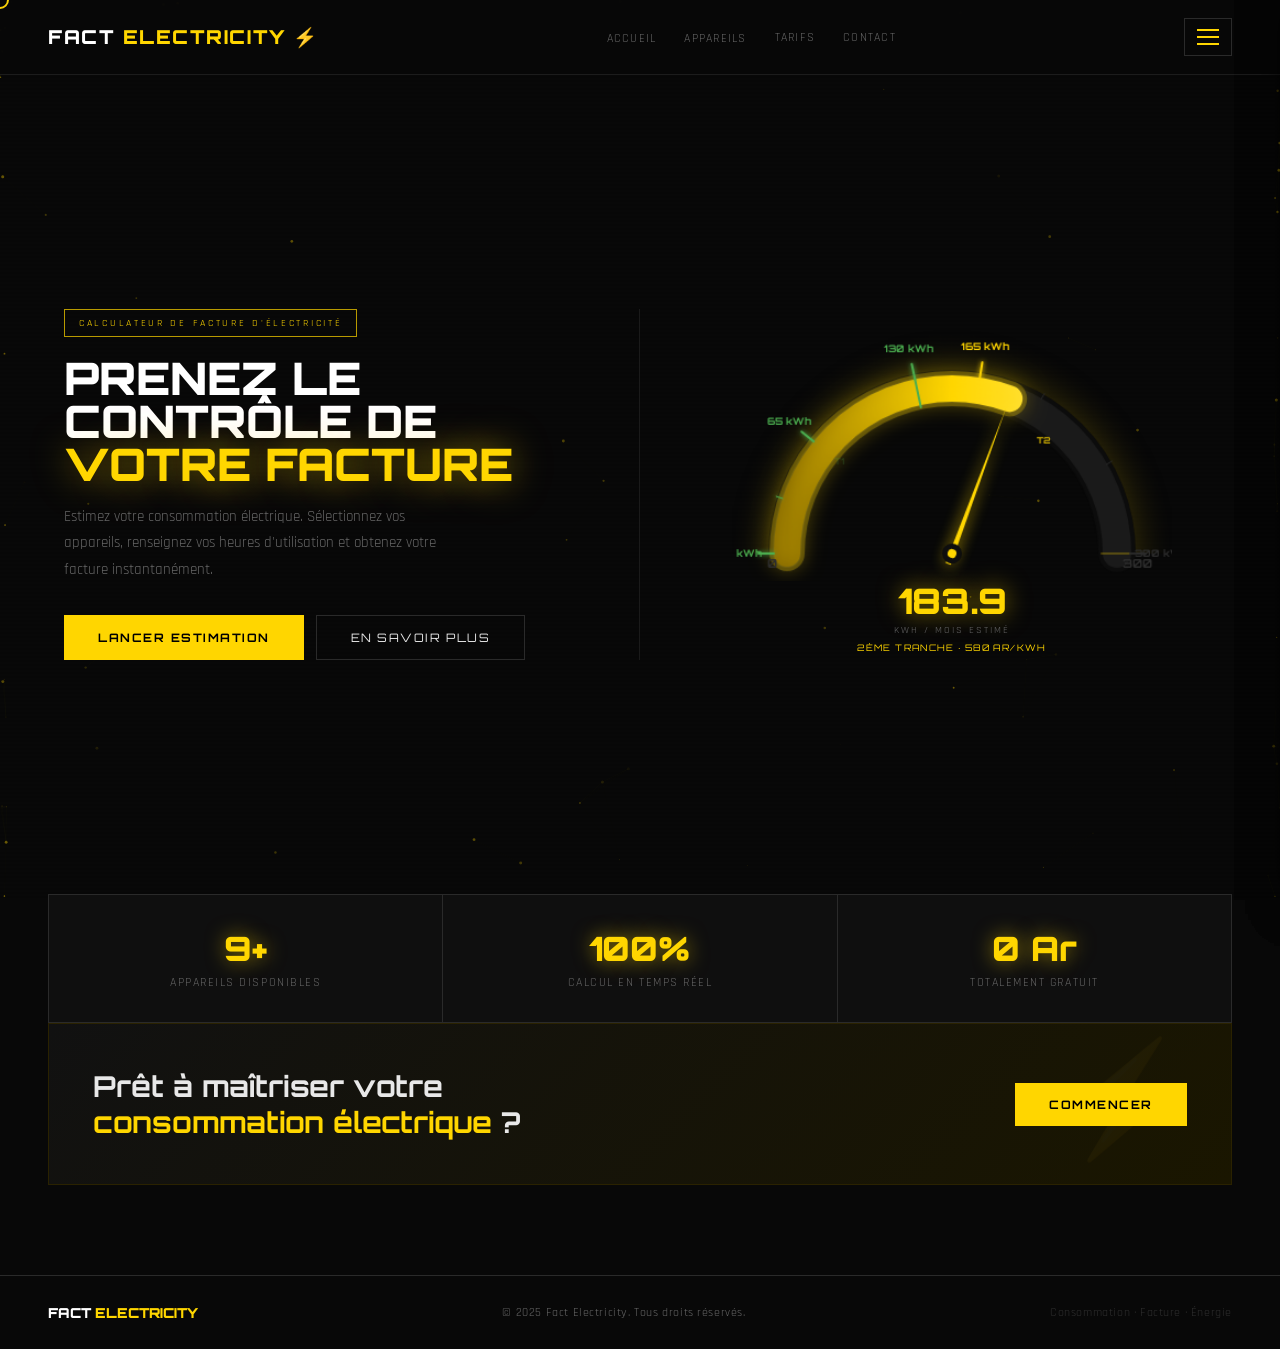
<file: v5/v5.html>
<!DOCTYPE html>
<html lang="fr">
<head>
<meta charset="UTF-8"/>
<meta name="viewport" content="width=device-width, initial-scale=1.0"/>
<title>FACT ELECTRICITY ⚡</title>
<link href="https://fonts.googleapis.com/css2?family=Orbitron:wght@400;700;900&family=Rajdhani:wght@300;400;600&display=swap" rel="stylesheet"/>
<style>
*,*::before,*::after{box-sizing:border-box;margin:0;padding:0}
:root{
  --y:#FFD600;--yg:#FFD60088;--yd:#B89A00;
  --bg:#080808;--bg2:#0f0f0f;--card:#111;--border:#2a2a2a;
  --text:#e8e8e8;--muted:#666;
}
html{scroll-behavior:smooth}
body{font-family:'Rajdhani',sans-serif;background:var(--bg);color:var(--text);min-height:100vh;overflow-x:hidden;cursor:none}

/* ── CURSOR ── */
#cur{position:fixed;top:0;left:0;z-index:9999;pointer-events:none;width:18px;height:18px;border:2px solid var(--y);border-radius:50%;transform:translate(-50%,-50%);transition:width .15s,height .15s,background .15s;mix-blend-mode:exclusion}
#cur.h{width:32px;height:32px;background:var(--yg)}

/* ── PARTICLES BG ── */
#bgc{position:fixed;inset:0;z-index:0;pointer-events:none}
body::after{content:'';position:fixed;inset:0;z-index:1;background:repeating-linear-gradient(0deg,transparent,transparent 2px,rgba(0,0,0,.07) 2px,rgba(0,0,0,.07) 4px);pointer-events:none}
.page{position:relative;z-index:2}

/* ── NAV ── */
nav{display:flex;align-items:center;justify-content:space-between;padding:18px 48px;border-bottom:1px solid #1c1c1c;backdrop-filter:blur(12px);position:sticky;top:0;z-index:300;background:rgba(8,8,8,.92)}
.nav-logo{font-family:'Orbitron',sans-serif;font-size:1.2rem;font-weight:900;letter-spacing:.08em;color:#fff}
.nav-logo span{color:var(--y)}
.nav-links{display:flex;gap:28px;list-style:none}
.nav-links a{font-size:.78rem;letter-spacing:.1em;text-transform:uppercase;color:var(--muted);text-decoration:none;transition:color .2s}
.nav-links a:hover{color:var(--y)}

/* hamburger */
.menu-wrap{position:relative}
.hbg{display:flex;flex-direction:column;gap:5px;padding:10px 12px;background:none;border:1px solid var(--border);cursor:none;transition:border-color .2s}
.hbg:hover{border-color:var(--y)}
.hbg span{display:block;width:22px;height:2px;background:var(--y);transition:transform .3s,opacity .3s,width .3s}
.hbg.open span:nth-child(1){transform:translateY(7px) rotate(45deg)}
.hbg.open span:nth-child(2){opacity:0;width:0}
.hbg.open span:nth-child(3){transform:translateY(-7px) rotate(-45deg)}

/* dropdown */
.drop{position:absolute;top:calc(100% + 10px);right:0;background:#0d0d0d;border:1px solid #222;min-width:210px;z-index:400;flex-direction:column;box-shadow:0 8px 48px rgba(0,0,0,.8),0 0 24px #FFD60010;display:none}
.drop.open{display:flex;animation:mDrop .18s ease}
@keyframes mDrop{from{opacity:0;transform:translateY(-6px)}to{opacity:1;transform:translateY(0)}}
.mi{display:flex;align-items:center;gap:12px;padding:13px 18px;font-family:'Orbitron',sans-serif;font-size:.68rem;letter-spacing:.1em;text-transform:uppercase;color:var(--muted);background:none;border:none;border-bottom:1px solid #181818;cursor:none;width:100%;text-align:left;transition:background .15s,color .15s}
.mi:last-child{border-bottom:none}
.mi:hover{background:#111;color:var(--text)}
.mi.login{color:var(--y)}.mi.login:hover{background:#1a1400;color:var(--y)}
.mi.logout{color:#ffaa44;display:none}.mi.logout:hover{background:#1a0e00;color:#ffcc66}
.mi.quit{color:#e05555}.mi.quit:hover{background:#160808;color:#ff6b6b}
.mi-ic{font-size:.95rem;width:18px;text-align:center}

/* quit confirm */
.qconf{position:absolute;top:calc(100% + 4px);right:0;background:#0d0d0d;border:1px solid #c0392b;padding:16px 20px;z-index:410;flex-direction:column;gap:10px;box-shadow:0 8px 32px rgba(0,0,0,.9);min-width:220px;display:none}
.qconf.open{display:flex;animation:mDrop .15s ease}
.qconf p{font-size:.78rem;color:var(--text)}
.qconf-btns{display:flex;gap:8px}
.qy{font-family:'Orbitron',sans-serif;font-size:.63rem;padding:8px 16px;background:#c0392b;color:#fff;border:none;cursor:none;transition:background .15s}
.qy:hover{background:#e74c3c}
.qn{font-family:'Orbitron',sans-serif;font-size:.63rem;padding:8px 16px;background:transparent;color:var(--muted);border:1px solid var(--border);cursor:none;transition:border-color .15s,color .15s}
.qn:hover{border-color:var(--y);color:var(--y)}

/* ── HERO ── */
.hero{min-height:91vh;display:grid;grid-template-columns:1fr 1fr;align-items:center;padding:0 64px;position:relative;overflow:hidden}
.hero-left{display:flex;flex-direction:column;padding-right:48px;border-right:1px solid #1a1a1a}
.hero-badge{font-size:.65rem;letter-spacing:.26em;text-transform:uppercase;color:var(--y);border:1px solid var(--yd);padding:6px 14px;display:inline-block;width:fit-content;margin-bottom:20px;animation:fadeUp .6s ease both}
.hero-title{font-family:'Orbitron',sans-serif;font-size:clamp(1.8rem,3.5vw,4rem);font-weight:900;line-height:.96;animation:fadeUp .6s .1s ease both}
.hero-title .w{color:#fff}
.hero-title .y{color:var(--y);text-shadow:0 0 36px var(--yg),0 0 72px #FFD60028}
.hero-sub{margin-top:18px;font-size:.93rem;color:var(--muted);line-height:1.75;animation:fadeUp .6s .2s ease both;max-width:400px}
.hero-cta{margin-top:32px;display:flex;gap:12px;flex-wrap:wrap;animation:fadeUp .6s .3s ease both}

.btn-p{font-family:'Orbitron',sans-serif;font-size:.73rem;letter-spacing:.13em;text-transform:uppercase;padding:14px 34px;background:var(--y);color:#000;font-weight:700;border:none;cursor:none;position:relative;overflow:hidden;transition:box-shadow .25s}
.btn-p::before{content:'';position:absolute;inset:0;background:rgba(255,255,255,.22);transform:translateX(-110%) skewX(-20deg);transition:transform .35s}
.btn-p:hover::before{transform:translateX(110%) skewX(-20deg)}
.btn-p:hover{box-shadow:0 0 28px var(--yg),0 0 56px #FFD60028}
.btn-s{font-family:'Orbitron',sans-serif;font-size:.73rem;letter-spacing:.13em;text-transform:uppercase;padding:14px 34px;background:transparent;color:var(--text);border:1px solid var(--border);cursor:none;transition:border-color .2s,color .2s}
.btn-s:hover{border-color:var(--y);color:var(--y)}

/* gauge */
.hero-right{display:flex;flex-direction:column;align-items:center;justify-content:center;padding:40px 0 40px 48px;animation:fadeUp .6s .15s ease both}
.gauge-wrap{position:relative;width:100%;max-width:440px}
.gauge-wrap canvas{display:block;width:100%;height:auto}
.g-tip{position:absolute;background:#0d0d0d;border:1px solid var(--yd);padding:4px 10px;font-family:'Orbitron',sans-serif;font-size:.58rem;color:var(--y);pointer-events:none;white-space:nowrap;display:none;z-index:20;transform:translate(-50%,-130%);letter-spacing:.08em}
.g-read{margin-top:2px;text-align:center}
.g-kwh{font-family:'Orbitron',sans-serif;font-size:2.2rem;font-weight:900;color:var(--y);text-shadow:0 0 24px var(--yg);line-height:1;min-width:6ch;display:inline-block}
.g-unit{font-size:.63rem;letter-spacing:.2em;text-transform:uppercase;color:var(--muted);margin-top:4px}
.g-tranche{font-family:'Orbitron',sans-serif;font-size:.56rem;letter-spacing:.15em;text-transform:uppercase;margin-top:6px;transition:color .3s}

/* ── STATS ── */
.stats{display:grid;grid-template-columns:repeat(3,1fr);gap:1px;background:var(--border);margin:0 48px;border:1px solid var(--border)}
.stat{background:var(--bg2);padding:32px 20px;text-align:center;transition:background .2s}
.stat:hover{background:#141414}
.stat-n{font-family:'Orbitron',sans-serif;font-size:2.1rem;font-weight:900;color:var(--y);text-shadow:0 0 20px var(--yg)}
.stat-l{margin-top:6px;font-size:.74rem;letter-spacing:.13em;text-transform:uppercase;color:var(--muted)}

/* ── SELECTION ── */
.sel-sec{padding:90px 48px}
.sec-lbl{font-size:.64rem;letter-spacing:.28em;text-transform:uppercase;color:var(--y);margin-bottom:8px}
.sec-ttl{font-family:'Orbitron',sans-serif;font-size:clamp(1.4rem,3.5vw,2.4rem);font-weight:700}
.sec-sub{margin-top:8px;color:var(--muted);font-size:.9rem;max-width:480px}
.sec-hd{margin-bottom:44px}

/* device grid */
.dev-grid{display:grid;grid-template-columns:repeat(auto-fill,minmax(150px,1fr));gap:2px;margin-bottom:3px}
.dev-box{background:var(--card);border:1px solid var(--border);padding:24px 16px 20px;display:flex;flex-direction:column;align-items:center;gap:10px;cursor:none;transition:border-color .25s,transform .2s,background .2s;position:relative;overflow:hidden}
.dev-box::before{content:'';position:absolute;top:0;left:0;right:0;height:2px;background:linear-gradient(90deg,transparent,var(--y),transparent);transform:scaleX(0);transform-origin:left;transition:transform .4s}
.dev-box:hover{border-color:#3a3a3a;transform:translateY(-3px);background:#141414}
.dev-box:hover::before{transform:scaleX(1)}
.dev-box.sel{border-color:var(--y);background:#0d0b00}
.dev-box.sel::before{transform:scaleX(1)}
.db-chk{position:absolute;top:7px;right:7px;width:17px;height:17px;border-radius:50%;background:var(--y);display:none;align-items:center;justify-content:center;font-size:.55rem;color:#000;font-weight:900}
.dev-box.sel .db-chk{display:flex}
.db-ic{font-size:1.9rem;filter:drop-shadow(0 0 7px var(--yg))}
.db-nm{font-family:'Orbitron',sans-serif;font-size:.7rem;font-weight:700;letter-spacing:.04em;text-align:center;line-height:1.3}
.db-w{font-size:.65rem;color:var(--muted);letter-spacing:.07em}

/* add-box special style */
.dev-box.add-box{border-style:dashed;border-color:#2a2a2a;background:linear-gradient(135deg,#0d0d0d,#0f0c00)}
.dev-box.add-box::after{content:'';position:absolute;inset:0;background:radial-gradient(ellipse at 50% 110%,rgba(255,214,0,.07),transparent 70%);pointer-events:none}
.dev-box.add-box:hover{border-color:var(--yd);background:linear-gradient(135deg,#111,#1a1500)}
.db-plus{font-size:1.8rem;color:var(--yd);transition:color .2s,transform .2s;text-shadow:0 0 10px #FFD60030}
.dev-box.add-box:hover .db-plus{color:var(--y);transform:scale(1.18);text-shadow:0 0 18px var(--yg)}
.db-add-lbl{font-family:'Orbitron',sans-serif;font-size:.63rem;color:#555;letter-spacing:.09em;text-align:center;transition:color .2s}
.dev-box.add-box:hover .db-add-lbl{color:var(--yd)}

/* config panel */
.cfg-panel{background:var(--card);border:1px solid var(--border);border-top:none;padding:28px 32px;display:none;position:relative}
.cfg-panel.open{display:block;animation:slideD .25s ease}
@keyframes slideD{from{opacity:0;transform:translateY(-6px)}to{opacity:1;transform:translateY(0)}}
.cp-hd{font-family:'Orbitron',sans-serif;font-size:.86rem;font-weight:700;letter-spacing:.08em;color:var(--y);display:flex;align-items:center;gap:10px;margin-bottom:22px}
.cp-cls{margin-left:auto;background:none;border:none;color:var(--muted);font-size:1.1rem;cursor:none;transition:color .15s;padding:0}
.cp-cls:hover{color:var(--y)}

/* time picker */
.tp-lbl{font-size:.58rem;letter-spacing:.2em;text-transform:uppercase;color:var(--muted);margin-bottom:8px}
.seg-row{display:flex;align-items:center;gap:8px;margin-bottom:14px}
.seg-grp{display:flex;align-items:center;gap:8px}
.seg-btns{display:flex;flex-direction:column;gap:3px}
.sb{width:22px;height:18px;background:#111;border:1px solid #2a2a2a;color:var(--y);font-size:.6rem;cursor:none;display:flex;align-items:center;justify-content:center;transition:background .15s;user-select:none}
.sb:hover{background:#1e1800;border-color:var(--yd)}
.tseg{display:flex;flex-direction:column;align-items:center}
.tv{font-family:'Orbitron',sans-serif;font-size:2rem;font-weight:900;line-height:1;color:var(--y);text-shadow:0 0 14px var(--yg);min-width:2ch;text-align:center;transition:color .2s,text-shadow .2s}
.tv.z{color:#252525;text-shadow:none}
.tu{font-size:.48rem;letter-spacing:.16em;text-transform:uppercase;color:var(--muted);margin-top:2px}
.tcol{font-family:'Orbitron',sans-serif;font-size:1.5rem;font-weight:900;color:#2a2a2a;padding-bottom:5px;line-height:1;transition:color .2s}
.tcol.on{color:var(--yd)}

/* slider */
.tt-wrap{position:relative;margin-bottom:2px}
.tt{width:100%;height:5px;background:#181818;border:1px solid #262626;position:relative;cursor:none;overflow:visible;touch-action:none}
.ttf{height:100%;background:linear-gradient(90deg,#5a4400,var(--y));transition:width .06s;position:relative;pointer-events:none}
.ttf::after{content:'';position:absolute;right:-8px;top:50%;transform:translateY(-50%);width:15px;height:15px;background:var(--y);border-radius:50%;box-shadow:0 0 10px var(--yg),0 0 20px #FFD60030;border:2px solid #000;pointer-events:none}
.notches{display:flex;justify-content:space-between;margin-top:4px;padding:0 1px}
.notch{display:flex;flex-direction:column;align-items:center;gap:1px}
.nb{width:1px;height:4px;background:#222;transition:background .12s}
.nb.hr{height:7px;background:#303030}
.nb.on{background:var(--yd)}
.nl{font-size:.4rem;color:#2a2a2a;font-family:'Orbitron',sans-serif;transition:color .12s}
.nl.on{color:var(--yd)}

/* chips */
.chips-wrap{margin-top:10px}
.cg-lbl{font-size:.48rem;letter-spacing:.18em;text-transform:uppercase;color:#2e2e2e;margin-bottom:4px}
.chips{display:flex;flex-wrap:wrap;gap:4px;margin-bottom:6px}
.chip{font-family:'Orbitron',sans-serif;font-size:.55rem;letter-spacing:.05em;padding:4px 7px;border:1px solid #1e1e1e;background:#090909;color:#3a3a3a;cursor:none;transition:border-color .15s,color .15s,background .15s,box-shadow .15s;white-space:nowrap}
.chip:hover{border-color:#3a3a3a;color:#777}
.chip.on{border-color:var(--y);color:var(--y);background:#100d00;box-shadow:0 0 8px #FFD60025}

/* free input — matches chip/seg style */
.free-row{display:flex;align-items:center;gap:6px;flex-wrap:wrap;margin-top:14px;padding:12px 14px;background:#0a0a0a;border:1px solid #1e1e1e}
.free-lbl{font-size:.48rem;letter-spacing:.2em;text-transform:uppercase;color:#2e2e2e;width:100%;margin-bottom:6px}
.free-in{
  width:50px;background:#000;
  border:1px solid #2a2a2a;
  color:var(--y);font-family:'Orbitron',sans-serif;font-size:.9rem;font-weight:700;
  padding:7px 6px;outline:none;text-align:center;
  transition:border-color .15s,box-shadow .15s;
  -moz-appearance:textfield;
}
.free-in::-webkit-outer-spin-button,.free-in::-webkit-inner-spin-button{-webkit-appearance:none;margin:0}
.free-in:focus{border-color:var(--y);box-shadow:0 0 8px #FFD60022}
.free-sep{font-family:'Orbitron',sans-serif;font-size:.9rem;font-weight:900;color:var(--yd);padding:0 1px}
.free-unit{font-family:'Orbitron',sans-serif;font-size:.45rem;letter-spacing:.16em;text-transform:uppercase;color:#3a3a3a;margin-left:2px}

/* custom device form */
.cust-form{display:flex;flex-direction:column;gap:14px}
.form-row{display:flex;gap:10px;flex-wrap:wrap}
.form-fld{display:flex;flex-direction:column;gap:5px;flex:1;min-width:130px}
.form-lbl{font-size:.58rem;letter-spacing:.16em;text-transform:uppercase;color:var(--muted)}
.form-in{background:#000;border:1px solid #2a2a2a;color:var(--y);font-family:'Orbitron',sans-serif;font-size:.86rem;padding:9px 12px;outline:none;transition:border-color .2s,box-shadow .2s;width:100%}
.form-in:focus{border-color:var(--y);box-shadow:0 0 10px var(--yg)}
.form-in::placeholder{color:#2a2a2a}

/* calc button row */
.calc-row{margin-top:44px;text-align:center}

/* ── CTA STRIP ── */
.cta-strip{margin:0 48px 90px;background:linear-gradient(135deg,#111,#1a1600);border:1px solid #2a2200;padding:44px;display:flex;align-items:center;justify-content:space-between;gap:24px;flex-wrap:wrap;position:relative;overflow:hidden}
.cta-strip::before{content:'⚡';position:absolute;right:36px;top:50%;transform:translateY(-50%);font-size:7rem;opacity:.04;pointer-events:none}
.cta-ttl{font-family:'Orbitron',sans-serif;font-size:clamp(1rem,2.6vw,1.8rem);font-weight:700;max-width:440px}
.cta-ttl span{color:var(--y)}

/* ── FOOTER ── */
footer{border-top:1px solid var(--border);padding:28px 48px;display:flex;align-items:center;justify-content:space-between;gap:20px;flex-wrap:wrap}
.ft-logo{font-family:'Orbitron',sans-serif;font-size:.86rem;font-weight:900;color:#fff}
.ft-logo span{color:var(--y)}
footer p{font-size:.74rem;color:var(--muted);letter-spacing:.05em}

/* ── BILL MODAL ── */
.ov{position:fixed;inset:0;z-index:500;background:rgba(0,0,0,.9);backdrop-filter:blur(8px);display:none;align-items:center;justify-content:center}
.ov.open{display:flex;animation:fadeIn .22s ease}
.modal-box{background:#0d0d0d;border:1px solid var(--yd);padding:40px;max-width:540px;width:92%;position:relative;box-shadow:0 0 70px #FFD60020;max-height:86vh;overflow-y:auto}
.ov-close{position:absolute;top:12px;right:16px;background:none;border:none;color:var(--muted);font-size:1.3rem;cursor:none;transition:color .15s}
.ov-close:hover{color:var(--y)}
.ov-title{font-family:'Orbitron',sans-serif;font-size:.92rem;letter-spacing:.1em;margin-bottom:22px;color:var(--y)}
.ov-rows{display:flex;flex-direction:column;gap:7px;margin-bottom:22px}
.ov-row{display:flex;justify-content:space-between;align-items:center;padding:8px 0;border-bottom:1px solid #1c1c1c;font-size:.84rem}
.ov-row .dev{color:var(--muted)}
.ov-row .kwh{font-family:'Orbitron',sans-serif;font-size:.74rem;color:#aaa}
.ov-tlbl{font-size:.68rem;letter-spacing:.18em;text-transform:uppercase;color:var(--muted)}
.ov-tnum{font-family:'Orbitron',sans-serif;font-size:2.6rem;font-weight:900;color:var(--y);text-shadow:0 0 26px var(--yg);margin:5px 0 2px}
.ov-tunit{font-size:.76rem;color:var(--muted);letter-spacing:.1em}

/* ── LOGIN MODAL ── */
.lg-ov{position:fixed;inset:0;z-index:600;background:rgba(0,0,0,.93);backdrop-filter:blur(10px);display:none;align-items:center;justify-content:center}
.lg-ov.open{display:flex;animation:fadeIn .22s ease}
.lg-box{background:#0a0a0a;border:1px solid #2a2a2a;padding:44px 36px;width:92%;max-width:390px;display:flex;flex-direction:column;align-items:center;position:relative;box-shadow:0 0 70px #FFD60013}
.lg-close{position:absolute;top:12px;right:14px;background:none;border:none;color:var(--muted);font-size:1.3rem;cursor:none;transition:color .15s}
.lg-close:hover{color:var(--y)}
.lg-bolt{font-size:2.2rem;margin-bottom:8px;filter:drop-shadow(0 0 10px #FFD60055)}
.lg-title{font-family:'Orbitron',sans-serif;font-size:1.25rem;font-weight:900;color:#fff;letter-spacing:.06em;margin-bottom:28px;text-align:center}
.lg-title span{color:var(--y)}
.lg-in{width:100%;background:rgba(255,255,255,.06);border:1px solid #333;color:#fff;font-family:'Rajdhani',sans-serif;font-size:.98rem;letter-spacing:.04em;padding:12px 16px;outline:none;margin-bottom:12px;border-radius:5px;transition:border-color .2s,box-shadow .2s}
.lg-in:focus{border-color:var(--y);box-shadow:0 0 9px #FFD60030}
.lg-in::placeholder{color:#555}
.lg-connect{width:100%;font-family:'Orbitron',sans-serif;font-size:.76rem;letter-spacing:.11em;padding:13px;background:var(--y);color:#000;font-weight:700;border:none;cursor:none;margin-bottom:10px;border-radius:5px;position:relative;overflow:hidden;transition:box-shadow .2s}
.lg-connect::before{content:'';position:absolute;inset:0;background:rgba(255,255,255,.2);transform:translateX(-110%) skewX(-20deg);transition:transform .35s}
.lg-connect:hover::before{transform:translateX(110%) skewX(-20deg)}
.lg-connect:hover{box-shadow:0 0 20px var(--yg)}
.lg-create{width:100%;font-family:'Orbitron',sans-serif;font-size:.76rem;letter-spacing:.11em;padding:12px;background:transparent;color:var(--y);border:1px solid var(--y);cursor:none;margin-bottom:16px;border-radius:5px;transition:background .2s,color .2s}
.lg-create:hover{background:var(--y);color:#000}
.lg-forgot{font-size:.78rem;color:var(--muted);text-decoration:none;letter-spacing:.04em;margin-bottom:16px;transition:color .2s;cursor:none}
.lg-forgot:hover{color:var(--y)}
.lg-div{display:flex;align-items:center;gap:10px;width:100%;margin-bottom:14px}
.lg-div::before,.lg-div::after{content:'';flex:1;height:1px;background:#222}
.lg-div span{font-size:.67rem;color:#444;letter-spacing:.13em}
.lg-social{width:100%;display:flex;flex-direction:column;gap:8px}
.lg-google{width:100%;display:flex;align-items:center;justify-content:center;gap:9px;padding:11px;background:rgba(255,255,255,.07);border:1px solid #333;color:#ddd;font-size:.82rem;cursor:none;border-radius:5px;transition:background .15s}
.lg-google:hover{background:rgba(255,255,255,.13)}
.lg-fb{width:100%;display:flex;align-items:center;justify-content:center;gap:9px;padding:11px;background:#1877f2;border:none;color:#fff;font-size:.82rem;cursor:none;border-radius:5px;transition:background .15s}
.lg-fb:hover{background:#1565d8}

/* ── SIDE PANELS ── */
.scrim{position:fixed;inset:0;z-index:699;background:rgba(0,0,0,.55);backdrop-filter:blur(3px);display:none}
.scrim.open{display:block;animation:fadeIn .2s ease}
.sp{position:fixed;top:0;right:-460px;width:440px;max-width:95vw;height:100vh;background:#0a0a0a;border-left:1px solid #222;z-index:700;display:flex;flex-direction:column;transition:right .32s cubic-bezier(.4,0,.2,1);box-shadow:-6px 0 40px rgba(0,0,0,.7)}
.sp.open{right:0}
.sp-hd{display:flex;align-items:center;justify-content:space-between;padding:20px 24px;border-bottom:1px solid #1a1a1a;flex-shrink:0}
.sp-ttl{font-family:'Orbitron',sans-serif;font-size:.9rem;font-weight:700;letter-spacing:.1em;color:var(--y)}
.sp-cls{background:none;border:none;color:var(--muted);font-size:1.1rem;cursor:none;transition:color .15s;padding:4px}
.sp-cls:hover{color:var(--y)}
.sp-body{padding:24px;overflow-y:auto;flex:1}

/* aide panel */
.aide-step{display:flex;gap:14px;padding:16px 0;border-bottom:1px solid #141414}
.aide-step:last-child{border-bottom:none}
.aide-num{font-family:'Orbitron',sans-serif;font-size:1.3rem;font-weight:900;color:var(--y);opacity:.35;line-height:1;min-width:26px}
.aide-h{font-family:'Orbitron',sans-serif;font-size:.73rem;letter-spacing:.07em;color:var(--text);margin-bottom:4px}
.aide-p{font-size:.83rem;color:var(--muted);line-height:1.6}

/* historique panel */
.hist-empty{text-align:center;padding:36px 0;color:var(--muted);font-size:.84rem;line-height:1.8}
.hist-item{display:flex;justify-content:space-between;align-items:center;padding:12px 0;border-bottom:1px solid #141414;gap:10px}
.hist-item:last-child{border-bottom:none}
.hist-date{font-size:.7rem;color:var(--muted);letter-spacing:.05em;margin-bottom:3px}
.hist-cost{font-size:.8rem;color:var(--text)}
.hist-kwh{font-family:'Orbitron',sans-serif;font-size:.8rem;color:var(--y)}
.hist-del{background:none;border:none;color:#3a3a3a;font-size:.9rem;cursor:none;transition:color .15s;padding:2px 6px;flex-shrink:0}
.hist-del:hover{color:#e05555}

/* account panel */
.acc-avatar{width:68px;height:68px;border-radius:50%;background:linear-gradient(135deg,#1a1400,#3a2e00);border:2px solid var(--yd);display:flex;align-items:center;justify-content:center;font-size:1.8rem;margin:0 auto 14px}
.acc-name{font-family:'Orbitron',sans-serif;font-size:.95rem;font-weight:700;text-align:center;color:#fff;margin-bottom:3px}
.acc-email{font-size:.78rem;color:var(--muted);text-align:center;margin-bottom:28px}
.acc-row{display:flex;justify-content:space-between;padding:11px 0;border-bottom:1px solid #141414;font-size:.83rem}
.acc-row span:first-child{color:var(--muted)}
.acc-logout{width:100%;margin-top:28px;font-family:'Orbitron',sans-serif;font-size:.73rem;letter-spacing:.11em;padding:13px;background:#c0392b;color:#fff;border:none;cursor:none;transition:background .18s}
.acc-logout:hover{background:#e74c3c}


/* ══ SELECTION PAGE (full-screen overlay tab) ══ */
.sel-page{
  position:fixed;inset:0;z-index:200;
  background:var(--bg);
  display:flex;flex-direction:column;
  transform:translateX(100%);
  transition:transform .45s cubic-bezier(.4,0,.2,1);
  overflow-y:auto;
  overflow-x:hidden;
}
.sel-page.open{transform:translateX(0)}

/* sel page top bar */
.sel-topbar{
  display:flex;align-items:center;gap:20px;
  padding:16px 48px;
  border-bottom:1px solid #1c1c1c;
  background:rgba(8,8,8,.95);
  backdrop-filter:blur(12px);
  position:sticky;top:0;z-index:10;
  flex-shrink:0;
}
.sel-back{
  display:flex;align-items:center;gap:8px;
  font-family:'Orbitron',sans-serif;font-size:.68rem;letter-spacing:.1em;text-transform:uppercase;
  color:var(--muted);background:none;border:1px solid var(--border);
  padding:9px 18px;cursor:none;transition:border-color .2s,color .2s;
  white-space:nowrap;
}
.sel-back:hover{border-color:var(--y);color:var(--y)}
.sel-topbar-logo{font-family:'Orbitron',sans-serif;font-size:1.1rem;font-weight:900;color:#fff;margin-right:auto}
.sel-topbar-logo span{color:var(--y)}
.sel-topbar-gauge{display:flex;align-items:center;gap:10px}
.sel-live-kwh{font-family:'Orbitron',sans-serif;font-size:1rem;font-weight:900;color:var(--y);text-shadow:0 0 14px var(--yg);min-width:5ch;text-align:right}
.sel-live-unit{font-size:.58rem;letter-spacing:.14em;text-transform:uppercase;color:var(--muted)}

/* mini gauge bar in topbar */
.mini-gauge{width:120px;height:6px;background:#1a1a1a;border:1px solid #2a2a2a;position:relative;overflow:hidden}
.mini-gauge-fill{height:100%;background:linear-gradient(90deg,#5a4400,var(--y));width:0%;transition:width .4s ease}

/* sel page body */
.sel-body{padding:52px 48px;flex:1}
.sel-hd{margin-bottom:40px}
.sel-hd-lbl{font-size:.63rem;letter-spacing:.28em;text-transform:uppercase;color:var(--y);margin-bottom:8px}
.sel-hd-ttl{font-family:'Orbitron',sans-serif;font-size:clamp(1.4rem,3vw,2.2rem);font-weight:700}
.sel-hd-sub{margin-top:8px;color:var(--muted);font-size:.9rem;max-width:500px}

.sel-calc-row{margin-top:40px;display:flex;justify-content:center}

@media(max-width:768px){
  .sel-topbar{padding:12px 16px;gap:12px}
  .sel-back{padding:7px 12px;font-size:.6rem}
  .mini-gauge{width:70px}
  .sel-body{padding:36px 16px}
}


/* ── HISTORIQUE EXPANDED ── */
.hist-item{border-bottom:1px solid #141414;padding:14px 0}
.hist-item:last-child{border-bottom:none}
.hist-summary{display:flex;align-items:center;gap:10px;cursor:none}
.hist-summary:hover .hist-toggle{color:var(--y)}
.hist-left{flex:1}
.hist-date{font-size:.68rem;color:var(--muted);letter-spacing:.05em;margin-bottom:3px}
.hist-cost{font-size:.82rem;color:var(--text);font-weight:600}
.hist-kwh{font-family:'Orbitron',sans-serif;font-size:.78rem;color:var(--y);white-space:nowrap}
.hist-toggle{background:none;border:none;color:var(--muted);font-size:.75rem;cursor:none;transition:color .15s;padding:2px 6px;letter-spacing:.05em;flex-shrink:0}
.hist-del{background:none;border:none;color:#3a3a3a;font-size:.88rem;cursor:none;transition:color .15s;padding:2px 6px;flex-shrink:0}
.hist-del:hover{color:#e05555}
.hist-devices{display:none;padding:10px 0 4px 0;flex-direction:column;gap:5px}
.hist-devices.open{display:flex}
.hist-dev-row{display:flex;justify-content:space-between;align-items:center;font-size:.78rem;padding:4px 8px;background:#0d0d0d;border-left:2px solid #2a2a2a}
.hist-dev-row .hd-name{color:var(--muted);display:flex;align-items:center;gap:6px}
.hist-dev-row .hd-time{font-size:.7rem;color:#555}
.hist-dev-row .hd-kwh{font-family:'Orbitron',sans-serif;font-size:.68rem;color:var(--yd)}


/* ── DISCARD / RESET ROW ── */
.tp-action-row{display:flex;gap:8px;margin-top:16px;padding-top:14px;border-top:1px solid #1c1c1c}
.btn-discard{font-family:'Orbitron',sans-serif;font-size:.6rem;letter-spacing:.1em;text-transform:uppercase;padding:8px 16px;background:transparent;color:#e05555;border:1px solid #3a1a1a;cursor:none;transition:background .15s,border-color .15s,color .15s}
.btn-discard:hover{background:#1a0808;border-color:#e05555;color:#ff6b6b}
.btn-reset{font-family:'Orbitron',sans-serif;font-size:.6rem;letter-spacing:.1em;text-transform:uppercase;padding:8px 16px;background:transparent;color:var(--muted);border:1px solid var(--border);cursor:none;transition:background .15s,border-color .15s,color .15s}
.btn-reset:hover{background:#1a1a1a;border-color:#666;color:var(--text)}


/* ── RESET ALL DEVICES ── */
.reset-all-row{display:flex;justify-content:center;margin-top:16px}
.btn-reset-all{
  font-family:'Orbitron',sans-serif;font-size:.62rem;letter-spacing:.12em;text-transform:uppercase;
  padding:10px 24px;background:transparent;color:#666;
  border:1px solid #2a2a2a;cursor:none;
  display:flex;align-items:center;gap:8px;
  transition:border-color .2s,color .2s,background .2s;
}
.btn-reset-all:hover{border-color:#c0392b;color:#e05555;background:#0f0404}
.btn-reset-all::before{content:'↺';font-size:.85rem}
/* confirm inline */
.reset-confirm{
  display:none;flex-direction:column;align-items:center;gap:10px;
  margin-top:14px;padding:16px 20px;
  border:1px solid #3a1a1a;background:#0a0404;
  animation:slideD .2s ease;
}
.reset-confirm.open{display:flex}
.reset-confirm p{font-size:.78rem;color:var(--text);text-align:center;letter-spacing:.03em}
.reset-confirm-btns{display:flex;gap:10px}
.rcy{font-family:'Orbitron',sans-serif;font-size:.63rem;padding:9px 20px;background:#c0392b;color:#fff;border:none;cursor:none;letter-spacing:.1em;transition:background .15s}
.rcy:hover{background:#e74c3c}
.rcn{font-family:'Orbitron',sans-serif;font-size:.63rem;padding:9px 20px;background:transparent;color:var(--muted);border:1px solid var(--border);cursor:none;letter-spacing:.1em;transition:border-color .15s,color .15s}
.rcn:hover{border-color:var(--y);color:var(--y)}


/* ── BILL TRANCHE ── */
.bill-tranche{
  display:inline-block;margin-top:14px;
  font-family:'Orbitron',sans-serif;font-size:.65rem;letter-spacing:.12em;text-transform:uppercase;
  padding:6px 14px;border:1px solid;border-radius:2px;
  transition:color .3s,border-color .3s;
}
.bill-breakdown{
  display:flex;flex-direction:column;gap:5px;
  margin-top:12px;padding:12px 14px;
  background:#0a0a0a;border:1px solid #1c1c1c;
}
.bill-breakdown span{font-size:.76rem;letter-spacing:.03em}


/* ── NAV POPUP (Tarifs / Contact) ── */
.nav-item-wrap{position:relative;display:flex;align-items:center}
.nav-popup{
  position:absolute;top:calc(100% + 14px);left:50%;
  transform:translateX(-50%);
  background:#0d0d0d;border:1px solid #222;
  z-index:400;min-width:260px;
  box-shadow:0 8px 48px rgba(0,0,0,.85),0 0 28px #FFD60010;
  display:none;flex-direction:column;
  animation:mDrop .18s ease;
}
.nav-popup.open{display:flex}
/* arrow pointer */
.nav-popup::before{
  content:'';position:absolute;top:-6px;left:50%;transform:translateX(-50%);
  width:10px;height:10px;background:#0d0d0d;border-left:1px solid #222;border-top:1px solid #222;
  transform:translateX(-50%) rotate(45deg);
}

/* Tarif popup rows */
.tarif-header{
  padding:12px 18px 10px;border-bottom:1px solid #181818;
  font-family:'Orbitron',sans-serif;font-size:.62rem;letter-spacing:.14em;
  text-transform:uppercase;color:var(--muted);
}
.tarif-row{
  display:flex;align-items:center;justify-content:space-between;
  padding:13px 18px;border-bottom:1px solid #141414;gap:16px;
}
.tarif-row:last-child{border-bottom:none}
.tarif-label{display:flex;flex-direction:column;gap:3px}
.tarif-name{font-family:'Orbitron',sans-serif;font-size:.68rem;font-weight:700;letter-spacing:.06em}
.tarif-range{font-size:.65rem;color:var(--muted);letter-spacing:.04em}
.tarif-price{font-family:'Orbitron',sans-serif;font-size:.85rem;font-weight:900;letter-spacing:.04em;white-space:nowrap}
.tarif-row.t1 .tarif-name{color:#4caf50}
.tarif-row.t1 .tarif-price{color:#4caf50;text-shadow:0 0 10px rgba(76,175,80,.4)}
.tarif-row.t2 .tarif-name{color:#FFD600}
.tarif-row.t2 .tarif-price{color:#FFD600;text-shadow:0 0 10px rgba(255,214,0,.35)}
.tarif-row.t3 .tarif-name{color:#ff6b3d}
.tarif-row.t3 .tarif-price{color:#ff6b3d;text-shadow:0 0 10px rgba(255,107,61,.35)}
.tarif-note{padding:10px 18px;font-size:.64rem;color:#3a3a3a;letter-spacing:.04em;border-top:1px solid #141414}

/* Contact popup */
.contact-header{
  padding:12px 18px 10px;border-bottom:1px solid #181818;
  font-family:'Orbitron',sans-serif;font-size:.62rem;letter-spacing:.14em;
  text-transform:uppercase;color:var(--muted);
}
.contact-row{
  display:flex;align-items:center;gap:13px;
  padding:14px 18px;border-bottom:1px solid #141414;
  transition:background .15s;
}
.contact-row:last-child{border-bottom:none}
.contact-row:hover{background:#111}
.contact-icon{font-size:1.1rem;width:22px;text-align:center;flex-shrink:0}
.contact-info{display:flex;flex-direction:column;gap:3px}
.contact-type{font-size:.58rem;letter-spacing:.18em;text-transform:uppercase;color:var(--muted)}
.contact-value{font-family:'Orbitron',sans-serif;font-size:.72rem;color:var(--y);letter-spacing:.04em;word-break:break-all}
.contact-value a{color:inherit;text-decoration:none}
.contact-value a:hover{text-decoration:underline}

/* ── ANIMATIONS ── */
@keyframes fadeUp{from{opacity:0;transform:translateY(20px)}to{opacity:1;transform:translateY(0)}}
@keyframes fadeIn{from{opacity:0}to{opacity:1}}

/* ── RESPONSIVE ── */
@media(max-width:900px){
  .hero{grid-template-columns:1fr;padding:44px 24px}
  .hero-left{padding-right:0;border-right:none;border-bottom:1px solid #1a1a1a;padding-bottom:32px;text-align:center}
  .hero-badge,.hero-sub{margin-left:auto;margin-right:auto}
  .hero-cta{justify-content:center}
  .hero-right{padding:32px 0 0;align-items:center}
  .gauge-wrap{max-width:300px}
}
@media(max-width:768px){
  nav{padding:12px 18px}
  .nav-links{display:none}
  .stats{grid-template-columns:1fr;margin:0 18px}
  .sel-sec{padding:50px 18px}
  .cta-strip{margin:0 18px 56px;padding:28px 18px}
  footer{padding:24px 18px}
  .dev-grid{grid-template-columns:repeat(2,1fr)}
  .sp{width:100%;max-width:100%}
}
</style>
</head>
<body>
<div id="cur"></div>
<canvas id="bgc"></canvas>
<div class="page">

<!-- ══ NAV ══ -->
<nav>
  <div class="nav-logo">FACT <span>ELECTRICITY</span> ⚡</div>
  <ul class="nav-links">
    <li><a href="#" onclick="goBack(); return false;">Accueil</a></li>
    <li><a href="#" onclick="goToSelection(); return false;">Appareils</a></li>
    <li class="nav-item-wrap">
      <a href="#" onclick="toggleNavPopup('tarifPop');return false;">Tarifs</a>
      <div class="nav-popup" id="tarifPop">
        <div class="tarif-header">Prix du kWh par tranche</div>
        <div class="tarif-row t1">
          <div class="tarif-label">
            <span class="tarif-name">1ère tranche</span>
            <span class="tarif-range">0 – 130 kWh / mois</span>
          </div>
          <span class="tarif-price">350 Ar/kWh</span>
        </div>
        <div class="tarif-row t2">
          <div class="tarif-label">
            <span class="tarif-name">2ème tranche</span>
            <span class="tarif-range">130 – 300 kWh / mois</span>
          </div>
          <span class="tarif-price">580 Ar/kWh</span>
        </div>
        <div class="tarif-row t3">
          <div class="tarif-label">
            <span class="tarif-name">3ème tranche</span>
            <span class="tarif-range">&gt; 300 kWh / mois</span>
          </div>
          <span class="tarif-price">760 Ar/kWh</span>
        </div>
        <div class="tarif-note">⚡ Les tranches sont cumulatives — chaque kWh est facturé au tarif de sa tranche.</div>
      </div>
    </li>
    <li class="nav-item-wrap">
      <a href="#" onclick="toggleNavPopup('contactPop');return false;">Contact</a>
      <div class="nav-popup" id="contactPop">
        <div class="contact-header">Nous contacter</div>
        <div class="contact-row">
          <span class="contact-icon">✉️</span>
          <div class="contact-info">
            <span class="contact-type">Email</span>
            <span class="contact-value"><a href="mailto:factcontact@gmail.com">factcontact@gmail.com</a></span>
          </div>
        </div>
      </div>
    </li>
  </ul>
  <div class="menu-wrap" id="menuWrap">
    <button class="hbg" id="hbg" onclick="toggleMenu()">
      <span></span><span></span><span></span>
    </button>
    <div class="drop" id="drop">
      <button class="mi login" onclick="openLogin()"><span class="mi-ic">🔐</span>Log In</button>
      <button class="mi logout" id="miLogout" onclick="openPanel('account')"><span class="mi-ic">👤</span>Mon compte</button>
      <button class="mi" onclick="openPanel('aide')"><span class="mi-ic">❓</span>Aide</button>
      <button class="mi" onclick="openPanel('historique')"><span class="mi-ic">📋</span>Historique</button>
      <button class="mi quit" onclick="showQuit()"><span class="mi-ic">🚪</span>Quitter</button>
    </div>
    <div class="qconf" id="qconf">
      <p>Êtes-vous sûr de vouloir quitter ?</p>
      <div class="qconf-btns">
        <button class="qy" onclick="window.close()">Oui</button>
        <button class="qn" onclick="hideQuit()">Non</button>
      </div>
    </div>
  </div>
</nav>

<!-- ══ HERO ══ -->
<section class="hero">
  <div class="hero-left">
    <div class="hero-badge">Calculateur de facture d'électricité</div>
    <h1 class="hero-title">
      <span class="w">PRENEZ LE<br>CONTRÔLE DE<br></span>
      <span class="y">VOTRE FACTURE</span>
    </h1>
    <p class="hero-sub">Estimez votre consommation électrique. Sélectionnez vos appareils, renseignez vos heures d'utilisation et obtenez votre facture instantanément.</p>
    <div class="hero-cta">
      <button class="btn-p" onclick="goToSelection()">Lancer estimation</button>
      <button class="btn-s">En savoir plus</button>
    </div>
  </div>
  <div class="hero-right">
    <div class="gauge-wrap" id="gaugeWrap">
      <canvas id="gc" width="400" height="240"></canvas>
      <div class="g-tip" id="gTip"></div>
    </div>
    <div class="g-read">
      <div class="g-kwh" id="gKwh">0.0</div>
      <div class="g-unit">kWh / mois estimé</div>
      <div class="g-tranche" id="gTranche">—</div>
    </div>
  </div>
</section>

<!-- ══ STATS ══ -->
<div class="stats">
  <div class="stat"><div class="stat-n">9+</div><div class="stat-l">Appareils disponibles</div></div>
  <div class="stat"><div class="stat-n">100%</div><div class="stat-l">Calcul en temps réel</div></div>
  <div class="stat"><div class="stat-n">0 Ar</div><div class="stat-l">Totalement gratuit</div></div>
</div>



<!-- ══ CTA ══ -->
<div class="cta-strip">
  <div class="cta-ttl">Prêt à maîtriser votre <span>consommation électrique</span> ?</div>
  <button class="btn-p" onclick="goToSelection()">Commencer</button>
</div>

<!-- ══ FOOTER ══ -->
<footer>
  <div class="ft-logo">FACT <span>ELECTRICITY</span></div>
  <p>© 2025 Fact Electricity. Tous droits réservés.</p>
  <p style="color:#2e2e2e">Consommation · Facture · Énergie</p>
</footer>

<!-- ══ SELECTION PAGE ══ -->
<div class="sel-page" id="selPage">
  <div class="sel-topbar">
    <button class="sel-back" onclick="goBack()">← Retour</button>
    <div class="sel-topbar-logo">FACT <span>ELECTRICITY</span> ⚡</div>
    <div class="sel-topbar-gauge">
      <div>
        <div class="sel-live-kwh" id="selLiveKwh">0.0</div>
        <div class="sel-live-unit">kWh / mois</div>
      </div>
      <div class="mini-gauge"><div class="mini-gauge-fill" id="miniGaugeFill"></div></div>
    </div>
  </div>
  <div class="sel-body">
    <div class="sel-hd">
      <div class="sel-hd-lbl">⚡ Étape 1 — Sélection</div>
      <h2 class="sel-hd-ttl">Sélectionnez vos appareils</h2>
      <p class="sel-hd-sub">Cliquez sur un appareil pour configurer sa durée d'utilisation quotidienne.</p>
    </div>
    <div class="dev-grid" id="devGrid"></div>
    <div class="cfg-panel" id="cfgPanel">
      <div class="cp-hd">
        <span id="cpIc"></span>
        <span id="cpNm"></span>
        <span id="cpW" style="font-size:.66rem;color:var(--muted);font-weight:400;margin-left:4px"></span>
        <button class="cp-cls" onclick="closeConfig()">✕</button>
      </div>
      <div id="cpBody"></div>
    </div>
    <div class="sel-calc-row">
      <button class="btn-p" style="font-size:.82rem;padding:16px 50px" onclick="openBillModal()">CALCULER MA FACTURE</button>
    </div>
    <div class="reset-all-row">
      <button class="btn-reset-all" onclick="showResetConfirm()">Réinitialiser tous les appareils</button>
    </div>
    <div class="reset-confirm" id="resetConfirm">
      <p>Remettre à zéro toutes les durées d'utilisation ?</p>
      <div class="reset-confirm-btns">
        <button class="rcy" onclick="resetAllDevices()">Oui, tout réinitialiser</button>
        <button class="rcn" onclick="hideResetConfirm()">Annuler</button>
      </div>
    </div>
  </div>
</div>

</div><!-- /page -->

<!-- ══ SCRIM ══ -->
<div class="scrim" id="scrim" onclick="closeAllPanels()"></div>

<!-- ══ AIDE PANEL ══ -->
<div class="sp" id="spAide">
  <div class="sp-hd"><div class="sp-ttl">❓ COMMENT UTILISER</div><button class="sp-cls" onclick="closePanel('aide')">✕</button></div>
  <div class="sp-body">
    <div class="aide-step"><div class="aide-num">01</div><div><div class="aide-h">Sélectionnez vos appareils</div><div class="aide-p">Cliquez sur chaque appareil électrique présent dans votre foyer pour l'activer.</div></div></div>
    <div class="aide-step"><div class="aide-num">02</div><div><div class="aide-h">Définissez la durée d'utilisation</div><div class="aide-p">Pour chaque appareil, entrez les heures et minutes par jour. Glissez le curseur ou utilisez les flèches ▲▼. Vous pouvez aussi saisir directement en heures/minutes.</div></div></div>
    <div class="aide-step"><div class="aide-num">03</div><div><div class="aide-h">Ajoutez des appareils personnalisés</div><div class="aide-p">Cliquez sur « + Ajouter un appareil » pour inclure un appareil non listé avec son nom et sa puissance en Watts.</div></div></div>
    <div class="aide-step"><div class="aide-num">04</div><div><div class="aide-h">Calculez votre facture</div><div class="aide-p">Cliquez sur « CALCULER MA FACTURE » pour obtenir une estimation mensuelle en kWh et en Ariary.</div></div></div>
    <div class="aide-step"><div class="aide-num">05</div><div><div class="aide-h">Jauge en temps réel</div><div class="aide-p">La jauge circulaire se met à jour en direct pendant que vous configurez vos appareils.</div></div></div>
  </div>
</div>

<!-- ══ HISTORIQUE PANEL ══ -->
<div class="sp" id="spHistorique">
  <div class="sp-hd"><div class="sp-ttl">📋 HISTORIQUE DES CALCULS</div><button class="sp-cls" onclick="closePanel('historique')">✕</button></div>
  <div class="sp-body"><div id="histList"></div></div>
</div>

<!-- ══ ACCOUNT PANEL ══ -->
<div class="sp" id="spAccount">
  <div class="sp-hd"><div class="sp-ttl">👤 MON COMPTE</div><button class="sp-cls" onclick="closePanel('account')">✕</button></div>
  <div class="sp-body">
    <div class="acc-avatar">👤</div>
    <div class="acc-name" id="accName">Utilisateur</div>
    <div class="acc-email" id="accEmail">—</div>
    <div class="acc-row"><span>Tarif kWh</span><span style="color:var(--y)">500 Ar</span></div>
    <div class="acc-row"><span>Calculs effectués</span><span id="accCalcs" style="color:var(--y)">0</span></div>
    <div class="acc-row"><span>Statut</span><span style="color:#4caf50">✓ Connecté</span></div>
    <button class="acc-logout" onclick="doLogout()">🚪 SE DÉCONNECTER</button>
  </div>
</div>

<!-- ══ BILL MODAL ══ -->
<div class="ov" id="billOv">
  <div class="modal-box">
    <button class="ov-close" onclick="closeBillModal()">✕</button>
    <div class="ov-title">⚡ RÉSULTAT DE VOTRE FACTURE</div>
    <div class="ov-rows" id="billRows"></div>
    <div class="ov-tlbl">Coût mensuel estimé (30 jours)</div>
    <div class="ov-tnum" id="billTotal">0</div>
    <div class="ov-tunit">Ariary / mois &nbsp;·&nbsp; <span id="billKwh">0 kWh</span></div>
    <div id="billTranche" class="bill-tranche"></div>
    <div id="billBreakdown" class="bill-breakdown"></div>
  </div>
</div>

<!-- ══ LOGIN MODAL ══ -->
<div class="lg-ov" id="lgOv">
  <div class="lg-box">
    <button class="lg-close" onclick="closeLogin()">✕</button>
    <div class="lg-bolt">⚡</div>
    <div class="lg-title">FACT <span>ELECTRICITY</span></div>
    <input class="lg-in" id="lgPseudo" type="text" placeholder="Pseudo"/>
    <input class="lg-in" id="lgPwd" type="password" placeholder="Mot de passe"/>
    <button class="lg-connect" onclick="doLogin()">SE CONNECTER</button>
    <button class="lg-create">CRÉER UN COMPTE</button>
    <a href="#" class="lg-forgot">Mot de passe oublié ? Cliquez ici</a>
    <div class="lg-div"><span>OU</span></div>
    <div class="lg-social">
      <button class="lg-google">
        <svg width="17" height="17" viewBox="0 0 48 48"><path fill="#EA4335" d="M24 9.5c3.5 0 6.6 1.2 9 3.2l6.7-6.7C35.7 2.5 30.2 0 24 0 14.6 0 6.6 5.4 2.7 13.3l7.8 6C12.4 13.2 17.7 9.5 24 9.5z"/><path fill="#4285F4" d="M46.5 24.5c0-1.6-.1-3.1-.4-4.5H24v8.5h12.7c-.6 3-2.3 5.5-4.8 7.2l7.5 5.8c4.4-4 6.9-10 6.9-17z"/><path fill="#FBBC05" d="M10.5 28.7A14.6 14.6 0 0 1 9.5 24c0-1.6.3-3.2.8-4.7l-7.8-6A23.9 23.9 0 0 0 0 24c0 3.9.9 7.5 2.7 10.7l7.8-6z"/><path fill="#34A853" d="M24 48c6.2 0 11.4-2 15.2-5.5l-7.5-5.8c-2.1 1.4-4.7 2.3-7.7 2.3-6.3 0-11.6-3.7-13.5-9.3l-7.8 6C6.6 42.6 14.6 48 24 48z"/></svg>
        Google
      </button>
      <button class="lg-fb">
        <svg width="17" height="17" viewBox="0 0 24 24" fill="white"><path d="M24 12.07C24 5.41 18.63 0 12 0S0 5.4 0 12.07C0 18.1 4.39 23.1 10.13 24v-8.44H7.08v-3.49h3.04V9.41c0-3.02 1.8-4.7 4.54-4.7 1.31 0 2.68.24 2.68.24v2.97h-1.5c-1.5 0-1.96.93-1.96 1.89v2.26h3.32l-.53 3.5h-2.8V24C19.62 23.1 24 18.1 24 12.07z"/></svg>
        Facebook
      </button>
    </div>
  </div>
</div>

<script>
'use strict';

/* ══════════════════════════════════════════════
   CONSTANTS (must be first — used everywhere)
══════════════════════════════════════════════ */
const T1_MAX  = 130,  T1_RATE = 350;  // 0–130 kWh
const T2_MAX  = 300,  T2_RATE = 580;  // 130–300 kWh
const T3_RATE = 760;                   // >300 kWh

const APPS = [
  {name:'Ampoule LED',     watts:10,   icon:'💡'},
  {name:'Téléviseur',      watts:100,  icon:'📺'},
  {name:'Réfrigérateur',   watts:200,  icon:'🧊'},
  {name:'Fer à repasser',  watts:1000, icon:'🔲'},
  {name:'Ordinateur',      watts:150,  icon:'💻'},
  {name:'Ventilateur',     watts:50,   icon:'🌀'},
  {name:'Climatiseur',     watts:1500, icon:'❄️'},
  {name:'Machine à laver', watts:800,  icon:'🫧'},
  {name:'Micro-ondes',     watts:900,  icon:'📡'},
];
const ST  = APPS.map(() => 0); // hours/day per built-in device
const CUS = [];                // {name,watts,icon,h}

const CHIPS_M = [
  {l:'5min', v:5/60}, {l:'10min',v:10/60}, {l:'15min',v:0.25},
  {l:'20min',v:20/60},{l:'30min',v:0.5},   {l:'35min',v:35/60},{l:'45min',v:0.75}
];
const CHIPS_H = [
  {l:'1h',v:1},{l:'2h',v:2},{l:'3h',v:3},{l:'4h',v:4},
  {l:'6h',v:6},{l:'8h',v:8},{l:'12h',v:12},{l:'24h',v:24}
];

const HIST = [];
const PANEL_IDS = ['aide','historique','account'];

/* ══════════════════════════════════════════════
   TARIFF
══════════════════════════════════════════════ */
function calcBill(kwh) {
  if (kwh <= 0)      return {cost:0,       tranche:0, label:'—',            rate:0,       color:'#666'};
  if (kwh <= T1_MAX) return {cost:kwh*T1_RATE,                               tranche:1, label:'1ère tranche', rate:T1_RATE, color:'#4caf50'};
  if (kwh <= T2_MAX) return {cost:T1_MAX*T1_RATE+(kwh-T1_MAX)*T2_RATE,       tranche:2, label:'2ème tranche', rate:T2_RATE, color:'#FFD600'};
  return                    {cost:T1_MAX*T1_RATE+(T2_MAX-T1_MAX)*T2_RATE+(kwh-T2_MAX)*T3_RATE, tranche:3, label:'3ème tranche', rate:T3_RATE, color:'#ff6b3d'};
}

/* ══════════════════════════════════════════════
   CURSOR
══════════════════════════════════════════════ */
const curEl = document.getElementById('cur');
document.addEventListener('mousemove', e => {
  curEl.style.left = e.clientX + 'px';
  curEl.style.top  = e.clientY + 'px';
});
function bindCur() {
  document.querySelectorAll('button,a,input,.dev-box,.tt').forEach(el => {
    el.addEventListener('mouseenter', () => curEl.classList.add('h'));
    el.addEventListener('mouseleave', () => curEl.classList.remove('h'));
  });
}
bindCur();

/* ══════════════════════════════════════════════
   PARTICLES BACKGROUND
══════════════════════════════════════════════ */
const bgc = document.getElementById('bgc');
const bgx = bgc.getContext('2d');
let W, H;
const pts = Array.from({length:80}, () => ({
  x:Math.random()*1920, y:Math.random()*1080,
  r:Math.random()*1.3+.3,
  vx:(Math.random()-.5)*.2, vy:(Math.random()-.5)*.2,
  a:Math.random()
}));
function resizeBg() { W = bgc.width = window.innerWidth; H = bgc.height = window.innerHeight; }
resizeBg();
window.addEventListener('resize', resizeBg);
(function bgLoop() {
  bgx.clearRect(0,0,W,H);
  pts.forEach(p => {
    p.x += p.vx; p.y += p.vy;
    if(p.x<0) p.x=W; if(p.x>W) p.x=0;
    if(p.y<0) p.y=H; if(p.y>H) p.y=0;
    bgx.beginPath(); bgx.arc(p.x,p.y,p.r,0,Math.PI*2);
    bgx.fillStyle=`rgba(255,214,0,${p.a*.5})`; bgx.fill();
  });
  for(let i=0;i<pts.length;i++) for(let j=i+1;j<pts.length;j++){
    const dx=pts[i].x-pts[j].x, dy=pts[i].y-pts[j].y, d=Math.sqrt(dx*dx+dy*dy);
    if(d<110){
      bgx.beginPath(); bgx.moveTo(pts[i].x,pts[i].y); bgx.lineTo(pts[j].x,pts[j].y);
      bgx.strokeStyle=`rgba(255,214,0,${(1-d/110)*.05})`; bgx.lineWidth=.5; bgx.stroke();
    }
  }
  requestAnimationFrame(bgLoop);
})();

/* ══════════════════════════════════════════════
   GAUGE
══════════════════════════════════════════════ */
const gc   = document.getElementById('gc');
const gctx = gc.getContext('2d');
const gTip = document.getElementById('gTip');
const gKwhEl = document.getElementById('gKwh');
const gTrEl  = document.getElementById('gTranche');

const G = { cx:200, cy:215, r:150, maxKwh:300, cur:0, af:null, hov:null };
const TICKS = [0, 30, 65, 130, 165, 200, 250, 300];

function trancheColor(v) {
  if(v <= T1_MAX) return '#4caf50';
  if(v <= T2_MAX) return '#FFD600';
  return '#ff6b3d';
}
function trancheGrad(v) {
  if(v <= T1_MAX) return ['#1a4020','#4caf50','#a8e6a3'];
  if(v <= T2_MAX) return ['#4a3300','#FFD600','#fff7aa'];
  return ['#4a1800','#ff6b3d','#ffcdb8'];
}
function gAngle(v) {
  return Math.PI + Math.max(0, Math.min(1, Math.min(v,G.maxKwh)/G.maxKwh)) * Math.PI;
}

function drawGauge(v, hovFrac) {
  const c = gctx;
  c.clearRect(0, 0, gc.width, gc.height);
  const a  = gAngle(v);
  const col = trancheColor(v);
  const [gC0, gC1, gC2] = trancheGrad(v);
  const aT1 = gAngle(T1_MAX);
  const aT2 = gAngle(T2_MAX);

  // ── Halo ──
  if (v > 0) {
    const intensity = 0.04 + (Math.min(v,300)/300)*0.1;
    const halo = c.createRadialGradient(G.cx,G.cy,G.r-20, G.cx,G.cy,G.r+55);
    if      (v <= T1_MAX) { halo.addColorStop(0,'rgba(0,0,0,0)'); halo.addColorStop(.5,`rgba(76,175,80,${intensity})`);  halo.addColorStop(1,'rgba(0,0,0,0)'); }
    else if (v <= T2_MAX) { halo.addColorStop(0,'rgba(0,0,0,0)'); halo.addColorStop(.5,`rgba(255,214,0,${intensity})`); halo.addColorStop(1,'rgba(0,0,0,0)'); }
    else                  { halo.addColorStop(0,'rgba(0,0,0,0)'); halo.addColorStop(.5,`rgba(255,107,61,${intensity})`);halo.addColorStop(1,'rgba(0,0,0,0)'); }
    c.beginPath(); c.arc(G.cx,G.cy,G.r+55,Math.PI,Math.PI*2); c.closePath();
    c.fillStyle = halo; c.fill();
  }

  // ── Zone background bands ──
  c.beginPath(); c.arc(G.cx,G.cy,G.r,Math.PI,aT1);
  c.strokeStyle='rgba(76,175,80,.08)'; c.lineWidth=26; c.stroke();
  c.beginPath(); c.arc(G.cx,G.cy,G.r,aT1,aT2);
  c.strokeStyle='rgba(255,214,0,.06)'; c.lineWidth=26; c.stroke();

  // ── Track ──
  c.beginPath(); c.arc(G.cx,G.cy,G.r,Math.PI,Math.PI*2);
  c.strokeStyle='#0c0c0c'; c.lineWidth=34; c.stroke();
  c.beginPath(); c.arc(G.cx,G.cy,G.r,Math.PI,Math.PI*2);
  c.strokeStyle='#1a1a1a'; c.lineWidth=26; c.stroke();

  // ── Filled arc ──
  if (v > 0) {
    const grad = c.createLinearGradient(G.cx-G.r,G.cy, G.cx+G.r,G.cy);
    grad.addColorStop(0,gC0); grad.addColorStop(.5,gC1); grad.addColorStop(1,gC2);
    c.beginPath(); c.arc(G.cx,G.cy,G.r,Math.PI,a);
    c.strokeStyle=grad; c.lineWidth=24; c.lineCap='round'; c.stroke();
    c.shadowColor=col; c.shadowBlur=18;
    c.beginPath(); c.arc(G.cx,G.cy,G.r,Math.PI,a);
    c.strokeStyle=col+'44'; c.lineWidth=32; c.stroke();
    c.shadowBlur=0;
  }

  // ── Zone separator lines at T1 and T2 ──
  [[T1_MAX,'#4caf50'],[T2_MAX,'#FFD600']].forEach(([tv,tc]) => {
    const ta = gAngle(tv);
    c.beginPath();
    c.moveTo(G.cx+(G.r-14)*Math.cos(ta), G.cy+(G.r-14)*Math.sin(ta));
    c.lineTo(G.cx+(G.r+14)*Math.cos(ta), G.cy+(G.r+14)*Math.sin(ta));
    c.strokeStyle = v >= tv ? tc : tc+'44';
    c.lineWidth=2; c.stroke();
  });

  // ── Ticks ──
  TICKS.forEach(t => {
    const ta = gAngle(t), active = v >= t;
    const major = (t===0||t===T1_MAX||t===T2_MAX||t===65||t===165);
    c.beginPath();
    c.moveTo(G.cx+(G.r+12)*Math.cos(ta), G.cy+(G.r+12)*Math.sin(ta));
    c.lineTo(G.cx+(G.r+(major?26:18))*Math.cos(ta), G.cy+(G.r+(major?26:18))*Math.sin(ta));
    const tc = active ? (t<=T1_MAX?'#4caf50':t<=T2_MAX?'#FFD600':'#ff6b3d') : '#282828';
    c.strokeStyle=tc; c.lineWidth=major?2:1;
    if(active){c.shadowColor=tc;c.shadowBlur=4;} c.stroke(); c.shadowBlur=0;
    if(major){
      c.font="bold 9px 'Orbitron',monospace";
      c.fillStyle=active?tc:'#2e2e2e';
      c.textAlign='center'; c.textBaseline='middle';
      c.fillText(t+' kWh', G.cx+(G.r+40)*Math.cos(ta), G.cy+(G.r+40)*Math.sin(ta));
    }
  });

  // ── Inner zone labels T1 / T2 ──
  c.font="bold 8px 'Orbitron',monospace";
  c.textAlign='center'; c.textBaseline='middle';
  const innerR = G.r - 18;
  c.fillStyle = v>0&&v<=T1_MAX ? 'rgba(76,175,80,.85)' : 'rgba(76,175,80,.22)';
  c.fillText('T1', G.cx+innerR*Math.cos(gAngle(65)),  G.cy+innerR*Math.sin(gAngle(65)));
  c.fillStyle = v>T1_MAX ? 'rgba(255,214,0,.85)' : 'rgba(255,214,0,.2)';
  c.fillText('T2', G.cx+innerR*Math.cos(gAngle(215)), G.cy+innerR*Math.sin(gAngle(215)));
  if(v > T2_MAX) {
    c.font="bold 8px 'Orbitron',monospace";
    c.fillStyle='rgba(255,107,61,.9)';
    c.fillText('T3▶', G.cx+innerR*Math.cos(gAngle(290)), G.cy+innerR*Math.sin(gAngle(290)));
  }

  // ── Needle ──
  const nc = v>T2_MAX?'#ff6b3d':v>T1_MAX?'#FFD600':'#4caf50';
  c.save(); c.translate(G.cx,G.cy); c.rotate(a);
  c.beginPath(); c.moveTo(-10,-2.5); c.lineTo(G.r-6,0); c.lineTo(-10,2.5);
  c.fillStyle=nc; c.shadowColor=nc; c.shadowBlur=14; c.fill(); c.shadowBlur=0;
  c.beginPath(); c.arc(0,0,9,0,Math.PI*2); c.fillStyle='#0e0e0e'; c.fill();
  c.beginPath(); c.arc(0,0,4,0,Math.PI*2); c.fillStyle=nc; c.fill();
  c.restore();

  // ── Hover dot ──
  if(hovFrac !== null) {
    const ha = Math.PI+hovFrac*Math.PI;
    c.beginPath(); c.arc(G.cx+G.r*Math.cos(ha), G.cy+G.r*Math.sin(ha), 7, 0, Math.PI*2);
    c.fillStyle='rgba(255,255,255,.25)'; c.fill();
  }

  // ── Edge labels ──
  c.font="bold 11px 'Orbitron',monospace";
  c.fillStyle='#2e2e2e'; c.textAlign='center'; c.textBaseline='middle';
  c.fillText('0',   G.cx-G.r-14, G.cy+10);
  c.fillText('300', G.cx+G.r+18, G.cy+10);
}

function updateGaugeReadout(v) {
  const col = trancheColor(v);
  gKwhEl.textContent   = v.toFixed(1);
  gKwhEl.style.color   = col;
  gKwhEl.style.textShadow = '0 0 24px '+col+'88';
  if(!gTrEl) return;
  if(v <= 0)      { gTrEl.textContent='—';                        gTrEl.style.color='#555'; }
  else if(v<=T1_MAX){ gTrEl.textContent='1ère tranche · 350 Ar/kWh'; gTrEl.style.color='#4caf50'; }
  else if(v<=T2_MAX){ gTrEl.textContent='2ème tranche · 580 Ar/kWh'; gTrEl.style.color='#FFD600'; }
  else              { gTrEl.textContent='3ème tranche · 760 Ar/kWh'; gTrEl.style.color='#ff6b3d'; }
}

function animGaugeTo(target) {
  if(G.af) cancelAnimationFrame(G.af);
  const start=G.cur, diff=target-start, dur=1400, t0=performance.now();
  (function step(now) {
    const p = Math.min((now-t0)/dur, 1);
    G.cur = start + diff*(1-Math.pow(1-p,3));
    drawGauge(G.cur, G.hov);
    updateGaugeReadout(G.cur);
    if(p < 1) G.af = requestAnimationFrame(step);
    else G.cur = target;
  })(t0);
}

gc.addEventListener('mousemove', e => {
  const rect = gc.getBoundingClientRect();
  const mx = (e.clientX-rect.left)*(gc.width/rect.width);
  const my = (e.clientY-rect.top)*(gc.height/rect.height);
  const dx = mx-G.cx, dy = my-G.cy, dist = Math.sqrt(dx*dx+dy*dy);
  if(dist >= G.r-28 && dist <= G.r+55) {
    let ang = Math.atan2(dy,dx);
    if(ang < 0) ang += Math.PI*2;
    const frac = (ang-Math.PI)/Math.PI;
    if(frac >= 0 && frac <= 1) {
      G.hov = frac;
      gTip.style.display = 'block';
      gTip.style.left = (e.clientX-rect.left)+'px';
      gTip.style.top  = (e.clientY-rect.top-14)+'px';
      const hv = frac*G.maxKwh;
      gTip.textContent = hv.toFixed(0)+' kWh — '+(hv<=T1_MAX?'T1':hv<=T2_MAX?'T2':'T3');
      drawGauge(G.cur, frac); return;
    }
  }
  G.hov=null; gTip.style.display='none'; drawGauge(G.cur,null);
});
gc.addEventListener('mouseleave', () => { G.hov=null; gTip.style.display='none'; drawGauge(G.cur,null); });

// Initial entry animation
drawGauge(0, null);
updateGaugeReadout(0);
setTimeout(() => { animGaugeTo(250); setTimeout(() => animGaugeTo(0), 1900); }, 600);

/* ══════════════════════════════════════════════
   HELPERS
══════════════════════════════════════════════ */
function padZ(n) { return String(n).padStart(2,'0'); }
function fmtH(v) { return padZ(Math.floor(v)); }
function fmtM(v) { return padZ(Math.min(59, Math.round((v%1)*60))); }
function getV(t,i) { return t==='b' ? ST[i] : CUS[i].h; }

function setV(t, i, v) {
  v = Math.max(0, Math.min(24, parseFloat(v.toFixed(6))));
  if(t==='b') ST[i]=v; else CUS[i].h=v;
  updateTP(t, i);
  updateBoxSel(t, i);
  recalcGauge();
}

function fmtTime(h) {
  const H=Math.floor(h), M=Math.min(59,Math.round((h%1)*60));
  return H>0&&M>0 ? H+'h '+M+'min' : H>0 ? H+'h' : M+'min';
}

/* ══════════════════════════════════════════════
   DEVICE GRID
══════════════════════════════════════════════ */
let activeKey = null;
let origVal   = 0;

function buildGrid() {
  const g = document.getElementById('devGrid');
  g.innerHTML = '';
  APPS.forEach((a,i) => {
    const b = document.createElement('div');
    b.className = 'dev-box'+(ST[i]>0?' sel':'');
    b.innerHTML = `<div class="db-chk">✓</div><div class="db-ic">${a.icon}</div><div class="db-nm">${a.name}</div><div class="db-w">${a.watts}W</div>`;
    b.addEventListener('click', () => openConfig('b', i));
    g.appendChild(b);
  });
  CUS.forEach((c,i) => {
    const b = document.createElement('div');
    b.className = 'dev-box'+(c.h>0?' sel':'');
    b.innerHTML = `<div class="db-chk">✓</div><div class="db-ic">${c.icon}</div><div class="db-nm">${c.name}</div><div class="db-w">${c.watts}W</div>`;
    b.addEventListener('click', () => openConfig('c', i));
    g.appendChild(b);
  });
  const ab = document.createElement('div');
  ab.className = 'dev-box add-box';
  ab.innerHTML = '<div class="db-plus">＋</div><div class="db-add-lbl">Ajouter un appareil</div>';
  ab.addEventListener('click', () => openConfig('form', 0));
  g.appendChild(ab);
  bindCur();
}

/* ══════════════════════════════════════════════
   CONFIG PANEL
══════════════════════════════════════════════ */
function openConfig(type, i) {
  const key = type+'-'+i;
  if(activeKey === key) { closeConfig(); return; }
  activeKey = key;
  if(type === 'form') {
    document.getElementById('cpIc').textContent = '⚙️';
    document.getElementById('cpNm').textContent = 'Nouvel appareil';
    document.getElementById('cpW').textContent  = '';
    document.getElementById('cpBody').innerHTML = `
      <div class="cust-form">
        <div class="form-row">
          <div class="form-fld"><label class="form-lbl">Nom</label><input class="form-in" id="cNm" placeholder="Ex: Chauffe-eau" type="text"/></div>
          <div class="form-fld"><label class="form-lbl">Watts</label><input class="form-in" id="cWt" placeholder="Ex: 1200" type="number" min="1"/></div>
          <div class="form-fld" style="max-width:86px"><label class="form-lbl">Icône</label><input class="form-in" id="cIc" placeholder="🔌" type="text" maxlength="2"/></div>
        </div>
        <button class="btn-p" style="font-size:.69rem;padding:10px 22px" onclick="addDevice()">+ Ajouter</button>
      </div>`;
  } else {
    const app = type==='b' ? APPS[i] : CUS[i];
    document.getElementById('cpIc').textContent = app.icon;
    document.getElementById('cpNm').textContent = app.name;
    document.getElementById('cpW').textContent  = '· '+app.watts+' W';
    origVal = getV(type, i);
    document.getElementById('cpBody').innerHTML = renderTP(type, i);
    bindSlider();
  }
  document.getElementById('cfgPanel').classList.add('open');
  bindCur();
}

function closeConfig() {
  document.getElementById('cfgPanel').classList.remove('open');
  activeKey = null;
}

/* ══════════════════════════════════════════════
   TIME PICKER
══════════════════════════════════════════════ */
function buildNotches(v) {
  let h = '';
  for(let q=0; q<=48; q++) {
    const qv=q*0.5, isH=Number.isInteger(qv), act=v>=qv;
    const lbl=(isH&&[0,4,8,12,16,20,24].includes(qv)) ? qv+'h' : '';
    h += `<div class="notch"><div class="nb${isH?' hr':''}${act?' on':''}"></div><span class="nl${act&&lbl?' on':''}">${lbl}</span></div>`;
  }
  return h;
}

function renderTP(t, i) {
  const v=getV(t,i), pct=(v/24)*100;
  const H=Math.floor(v), M=Math.min(59,Math.round((v%1)*60));
  const hz=H===0, mz=M===0;
  const mc = CHIPS_M.map(c=>`<button class="chip${Math.abs(v-c.v)<0.001?' on':''}" onclick="setV('${t}',${i},${c.v})">${c.l}</button>`).join('');
  const hc = CHIPS_H.map(c=>`<button class="chip${Math.abs(v-c.v)<0.001?' on':''}" onclick="setV('${t}',${i},${c.v})">${c.l}</button>`).join('');
  return `
    <div class="tp-lbl">Utilisation / Jour</div>
    <div class="seg-row">
      <div class="seg-grp">
        <div class="seg-btns">
          <button class="sb" onclick="stepSeg('${t}',${i},'h',1)">▲</button>
          <button class="sb" onclick="stepSeg('${t}',${i},'h',-1)">▼</button>
        </div>
        <div class="tseg">
          <div class="tv${hz?' z':''}" id="th-${t}-${i}">${fmtH(v)}</div>
          <div class="tu">h</div>
        </div>
      </div>
      <div class="tcol${v>0?' on':''}" id="tc-${t}-${i}">:</div>
      <div class="seg-grp">
        <div class="seg-btns">
          <button class="sb" onclick="stepSeg('${t}',${i},'m',1)">▲</button>
          <button class="sb" onclick="stepSeg('${t}',${i},'m',-1)">▼</button>
        </div>
        <div class="tseg">
          <div class="tv${hz&&mz?' z':''}" id="tm-${t}-${i}">${fmtM(v)}</div>
          <div class="tu">min</div>
        </div>
      </div>
    </div>
    <div class="tt-wrap">
      <div class="tt" id="tt-${t}-${i}" data-t="${t}" data-i="${i}">
        <div class="ttf" id="ttf-${t}-${i}" style="width:${pct}%"></div>
      </div>
      <div class="notches" id="ntc-${t}-${i}">${buildNotches(v)}</div>
    </div>
    <div class="chips-wrap">
      <div class="cg-lbl">Raccourcis minutes</div>
      <div class="chips" id="cpm-${t}-${i}">${mc}</div>
      <div class="cg-lbl">Raccourcis heures</div>
      <div class="chips" id="cph-${t}-${i}">${hc}</div>
    </div>
    <div class="free-row">
      <span class="free-lbl">Saisie libre</span>
      <input class="free-in" type="number" min="0" max="23" placeholder="H"
        id="fh-${t}-${i}" value="${H||''}"
        oninput="freeIn('${t}',${i},'h',this.value)"/>
      <span class="free-sep">h</span>
      <input class="free-in" type="number" min="0" max="59" placeholder="MM"
        id="fm-${t}-${i}" value="${M||''}"
        oninput="freeIn('${t}',${i},'m',this.value)"/>
      <span class="free-unit">min</span>
    </div>
    <div class="tp-action-row">
      <button class="btn-discard" onclick="discardChange('${t}',${i})">✕ Annuler</button>
      <button class="btn-reset"   onclick="resetDevice('${t}',${i})">↺ Réinitialiser</button>
    </div>`;
}

function updateTP(t, i) {
  const v=getV(t,i), H=Math.floor(v), M=Math.min(59,Math.round((v%1)*60));
  const thEl=document.getElementById('th-'+t+'-'+i); if(!thEl) return;
  thEl.textContent=fmtH(v); thEl.classList.toggle('z',H===0);
  const tmEl=document.getElementById('tm-'+t+'-'+i);
  tmEl.textContent=fmtM(v); tmEl.classList.toggle('z',H===0&&M===0);
  document.getElementById('tc-'+t+'-'+i).classList.toggle('on',v>0);
  document.getElementById('ttf-'+t+'-'+i).style.width=(v/24)*100+'%';
  document.getElementById('ntc-'+t+'-'+i).innerHTML=buildNotches(v);
  document.getElementById('cpm-'+t+'-'+i).querySelectorAll('.chip').forEach((el,ci)=>el.classList.toggle('on',Math.abs(v-CHIPS_M[ci].v)<0.001));
  document.getElementById('cph-'+t+'-'+i).querySelectorAll('.chip').forEach((el,ci)=>el.classList.toggle('on',Math.abs(v-CHIPS_H[ci].v)<0.001));
  const fhEl=document.getElementById('fh-'+t+'-'+i); if(fhEl&&document.activeElement!==fhEl) fhEl.value=H||'';
  const fmEl=document.getElementById('fm-'+t+'-'+i); if(fmEl&&document.activeElement!==fmEl) fmEl.value=M||'';
}

function stepSeg(t, i, seg, d) {
  let v=getV(t,i);
  if(seg==='h') v=Math.max(0,Math.min(24,Math.floor(v)+d+(v%1)));
  else { const tm=Math.round(v*60)+d; v=Math.max(0,Math.min(24*60,tm))/60; }
  setV(t,i,v);
}

function freeIn(t, i, seg, val) {
  let v=getV(t,i);
  const n=Math.max(0,parseInt(val)||0);
  if(seg==='h') v=Math.min(23,n)+(v%1);
  else v=Math.floor(v)+Math.min(59,n)/60;
  setV(t,i,v);
}

function discardChange(t,i) { setV(t,i,origVal); closeConfig(); }
function resetDevice(t,i)   { setV(t,i,0); }

function updateBoxSel(t,i) {
  const v=getV(t,i);
  const boxes=[...document.querySelectorAll('.dev-box:not(.add-box)')];
  const idx=t==='b'?i:APPS.length+i;
  if(boxes[idx]) boxes[idx].classList.toggle('sel',v>0);
}

/* ══════════════════════════════════════════════
   SLIDER DRAG
══════════════════════════════════════════════ */
let dragEl = null;
function bindSlider() {
  document.querySelectorAll('.tt').forEach(el => {
    el.onmousedown  = e => { dragEl=el; doDrag(e); e.preventDefault(); };
    el.ontouchstart = e => { dragEl=el; doDrag(e); e.preventDefault(); };
  });
}
function doDrag(e) {
  if(!dragEl) return;
  const r=dragEl.getBoundingClientRect();
  const cx=e.touches?e.touches[0].clientX:e.clientX;
  const ratio=Math.max(0,Math.min(1,(cx-r.left)/r.width));
  setV(dragEl.dataset.t, parseInt(dragEl.dataset.i), Math.round(ratio*24*60)/60);
}
document.addEventListener('mousemove', doDrag);
document.addEventListener('touchmove', e=>{if(dragEl)doDrag(e);},{passive:true});
document.addEventListener('mouseup',   ()=>{dragEl=null;});
document.addEventListener('touchend',  ()=>{dragEl=null;});

/* ══════════════════════════════════════════════
   CUSTOM DEVICE
══════════════════════════════════════════════ */
function addDevice() {
  const name=(document.getElementById('cNm').value||'').trim();
  const watts=parseInt(document.getElementById('cWt').value)||0;
  const icon=(document.getElementById('cIc').value||'🔌').trim()||'🔌';
  if(!name||watts<=0){alert('Veuillez remplir le nom et la consommation.');return;}
  CUS.push({name,watts,icon,h:0});
  closeConfig(); buildGrid();
  setTimeout(()=>openConfig('c',CUS.length-1),80);
}

/* ══════════════════════════════════════════════
   GAUGE LIVE RECALC
══════════════════════════════════════════════ */
function recalcGauge() {
  let k=0;
  APPS.forEach((a,i)=>k+=(a.watts*ST[i]*30)/1000);
  CUS.forEach(c=>k+=(c.watts*c.h*30)/1000);
  animGaugeTo(k);
  updateMiniGauge();
}

/* ══════════════════════════════════════════════
   RESET ALL
══════════════════════════════════════════════ */
function showResetConfirm() { document.getElementById('resetConfirm').classList.add('open'); bindCur(); }
function hideResetConfirm() { document.getElementById('resetConfirm').classList.remove('open'); }
function resetAllDevices() {
  ST.fill(0);
  CUS.forEach(c=>c.h=0);
  closeConfig(); buildGrid(); recalcGauge(); hideResetConfirm();
}

/* ══════════════════════════════════════════════
   BILL MODAL
══════════════════════════════════════════════ */
function openBillModal() {
  let tot=0;
  APPS.forEach((a,i)=>tot+=(a.watts*ST[i]*30)/1000);
  CUS.forEach(c=>tot+=(c.watts*c.h*30)/1000);

  if(tot > 0) {
    const devSnap=[];
    APPS.forEach((a,i)=>{if(ST[i]>0){const k=(a.watts*ST[i]*30)/1000;devSnap.push({icon:a.icon,name:a.name,ts:fmtTime(ST[i]),kwh:k.toFixed(2)});}});
    CUS.forEach(c=>{if(c.h>0){const k=(c.watts*c.h*30)/1000;devSnap.push({icon:c.icon,name:c.name,ts:fmtTime(c.h),kwh:k.toFixed(2)});}});
    const bRes=calcBill(tot);
    HIST.unshift({date:new Date().toLocaleString('fr-FR'),kwh:tot.toFixed(2),cost:Math.round(bRes.cost).toLocaleString('fr-FR'),tranche:bRes.label,trancheColor:bRes.color,devices:devSnap});
    if(HIST.length>20) HIST.pop();
    document.getElementById('accCalcs').textContent=HIST.length;
  }

  const rows=document.getElementById('billRows');
  rows.innerHTML=''; let billTot=0;
  const addRow=(icon,name,h,w)=>{
    if(h<=0)return;
    const k=(w*h*30)/1000; billTot+=k;
    const row=document.createElement('div'); row.className='ov-row';
    row.innerHTML='<span class="dev">'+icon+' '+name+' <span style="color:#3a3a3a;font-size:.64rem">'+fmtTime(h)+'/j</span></span><span class="kwh">'+k.toFixed(2)+' kWh</span>';
    rows.appendChild(row);
  };
  APPS.forEach((a,i)=>addRow(a.icon,a.name,ST[i],a.watts));
  CUS.forEach(c=>addRow(c.icon,c.name,c.h,c.watts));
  if(billTot===0) rows.innerHTML='<p style="color:var(--muted);font-size:.83rem">Aucun appareil sélectionné.</p>';

  const bill=calcBill(billTot);
  document.getElementById('billTotal').textContent=Math.round(bill.cost).toLocaleString('fr-FR');
  document.getElementById('billKwh').textContent=billTot.toFixed(2)+' kWh';

  const tb=document.getElementById('billTranche');
  tb.textContent=bill.label+' · '+bill.rate+' Ar/kWh';
  tb.style.color=bill.color; tb.style.borderColor=bill.color+'55';

  const bkdn=document.getElementById('billBreakdown');
  if(bill.tranche<=0) { bkdn.innerHTML=''; }
  else if(bill.tranche===1) {
    bkdn.innerHTML='<span style="color:#4caf50">✓ Tout dans la 1ère tranche (≤130 kWh)</span>';
  } else if(bill.tranche===2) {
    const c1=T1_MAX*T1_RATE, c2=(billTot-T1_MAX)*T2_RATE;
    bkdn.innerHTML='<span style="color:#4caf50">130 kWh × 350 Ar = '+Math.round(c1).toLocaleString('fr-FR')+' Ar</span>'+
                   '<span style="color:#FFD600">'+(billTot-T1_MAX).toFixed(1)+' kWh × 580 Ar = '+Math.round(c2).toLocaleString('fr-FR')+' Ar</span>';
  } else {
    const c1=T1_MAX*T1_RATE, c2=(T2_MAX-T1_MAX)*T2_RATE, c3=(billTot-T2_MAX)*T3_RATE;
    bkdn.innerHTML='<span style="color:#4caf50">130 kWh × 350 Ar = '+Math.round(c1).toLocaleString('fr-FR')+' Ar</span>'+
                   '<span style="color:#FFD600">170 kWh × 580 Ar = '+Math.round(c2).toLocaleString('fr-FR')+' Ar</span>'+
                   '<span style="color:#ff6b3d">'+(billTot-T2_MAX).toFixed(1)+' kWh × 760 Ar = '+Math.round(c3).toLocaleString('fr-FR')+' Ar</span>';
  }
  document.getElementById('billOv').classList.add('open');
}
function closeBillModal() { document.getElementById('billOv').classList.remove('open'); }
document.getElementById('billOv').addEventListener('click', function(e){if(e.target===this)closeBillModal();});

/* ══════════════════════════════════════════════
   NAV POPUPS (Tarifs / Contact)
══════════════════════════════════════════════ */
const NAV_POPUPS = ['tarifPop','contactPop'];
function toggleNavPopup(id) {
  const isOpen = document.getElementById(id).classList.contains('open');
  // close all popups first
  NAV_POPUPS.forEach(p => document.getElementById(p).classList.remove('open'));
  // toggle target unless it was already open
  if(!isOpen) document.getElementById(id).classList.add('open');
}
/* ══════════════════════════════════════════════
   HAMBURGER MENU
══════════════════════════════════════════════ */
function toggleMenu() {
  const open=document.getElementById('drop').classList.toggle('open');
  document.getElementById('hbg').classList.toggle('open',open);
  if(!open) document.getElementById('qconf').classList.remove('open');
}
function closeMenu() {
  document.getElementById('hbg').classList.remove('open');
  document.getElementById('drop').classList.remove('open');
  document.getElementById('qconf').classList.remove('open');
}
function showQuit() { document.getElementById('drop').classList.remove('open'); document.getElementById('qconf').classList.add('open'); }
function hideQuit() { document.getElementById('qconf').classList.remove('open'); document.getElementById('hbg').classList.remove('open'); }

// Single outside-click handler — closes hamburger AND nav popups
document.addEventListener('click', e => {
  // close hamburger if click is outside menu-wrap
  const wrap = document.getElementById('menuWrap');
  if(wrap && !wrap.contains(e.target)) closeMenu();
  // close nav popups if click is outside any nav-item-wrap
  if(!e.target.closest('.nav-item-wrap')) {
    NAV_POPUPS.forEach(p => document.getElementById(p).classList.remove('open'));
  }
});

/* ══════════════════════════════════════════════
   LOGIN / LOGOUT
══════════════════════════════════════════════ */
let isLoggedIn = false;
function openLogin()  { closeMenu(); document.getElementById('lgOv').classList.add('open'); }
function closeLogin() { document.getElementById('lgOv').classList.remove('open'); }
document.getElementById('lgOv').addEventListener('click', function(e){if(e.target===this)closeLogin();});

function doLogin() {
  const pseudo=(document.getElementById('lgPseudo').value||'').trim();
  if(!pseudo){alert('Veuillez entrer un pseudo.');return;}
  isLoggedIn=true;
  document.getElementById('accName').textContent=pseudo;
  document.getElementById('accEmail').textContent=document.getElementById('lgPwd').value?'***@exemple.com':'—';
  document.getElementById('miLogout').style.display='flex';
  closeLogin();
}
function doLogout() {
  isLoggedIn=false;
  document.getElementById('miLogout').style.display='none';
  document.getElementById('accName').textContent='Utilisateur';
  document.getElementById('accEmail').textContent='—';
  closePanel('account');
}

/* ══════════════════════════════════════════════
   SIDE PANELS
══════════════════════════════════════════════ */
function openPanel(name) {
  closeMenu();
  PANEL_IDS.forEach(n=>document.getElementById('sp'+n[0].toUpperCase()+n.slice(1)).classList.remove('open'));
  if(name==='historique') renderHist();
  document.getElementById('scrim').classList.add('open');
  document.getElementById('sp'+name[0].toUpperCase()+name.slice(1)).classList.add('open');
}
function closePanel(name) {
  document.getElementById('sp'+name[0].toUpperCase()+name.slice(1)).classList.remove('open');
  document.getElementById('scrim').classList.remove('open');
}
function closeAllPanels() {
  PANEL_IDS.forEach(n=>closePanel(n));
}

function renderHist() {
  const el=document.getElementById('histList');
  if(HIST.length===0){
    el.innerHTML='<div class="hist-empty">Aucun calcul effectué.<br><span style="font-size:.74rem;color:#333">Lancez un calcul pour voir l\'historique.</span></div>';
    return;
  }
  el.innerHTML=HIST.map((h,i)=>{
    const devRows=(h.devices||[]).map(d=>'<div class="hist-dev-row"><span class="hd-name">'+d.icon+' '+d.name+' <span class="hd-time">('+d.ts+'/j)</span></span><span class="hd-kwh">'+d.kwh+' kWh</span></div>').join('');
    const hasDevs=(h.devices||[]).length>0;
    return '<div class="hist-item">'+
      '<div class="hist-summary">'+
        '<div class="hist-left">'+
          '<div class="hist-date">'+h.date+'</div>'+
          '<div class="hist-cost">'+h.cost+' Ar &nbsp;·&nbsp; <span style="color:var(--y)">'+h.kwh+' kWh</span></div>'+
          (h.tranche?'<div style="font-size:.65rem;margin-top:2px;color:'+(h.trancheColor||'#666')+'">'+h.tranche+'</div>':'')+
        '</div>'+
        (hasDevs?'<button class="hist-toggle" onclick="toggleHistDev('+i+',this)">▼ '+h.devices.length+' appareils</button>':'')+
        '<button class="hist-del" onclick="HIST.splice('+i+',1);renderHist()">✕</button>'+
      '</div>'+
      (hasDevs?'<div class="hist-devices" id="hd-'+i+'">'+devRows+'</div>':'')+
    '</div>';
  }).join('');
}

function toggleHistDev(i, btn) {
  const el=document.getElementById('hd-'+i); if(!el)return;
  const open=el.classList.toggle('open');
  btn.textContent=(open?'▲ ':'▼ ')+HIST[i].devices.length+' appareils';
}

/* ══════════════════════════════════════════════
   PAGE NAVIGATION
══════════════════════════════════════════════ */
function goToSelection() {
  document.getElementById('selPage').classList.add('open');
  document.body.style.overflow='hidden';
  buildGrid();
  recalcGauge();
  updateMiniGauge();
}
function goBack() {
  document.getElementById('selPage').classList.remove('open');
  document.body.style.overflow='';
  closeConfig();
}
function updateMiniGauge() {
  let k=0;
  APPS.forEach((a,i)=>k+=(a.watts*ST[i]*30)/1000);
  CUS.forEach(c=>k+=(c.watts*c.h*30)/1000);
  const fill=document.getElementById('miniGaugeFill');
  const kwh=document.getElementById('selLiveKwh');
  if(fill) fill.style.width=Math.min(100,(k/300)*100)+'%';
  if(kwh)  kwh.textContent=k.toFixed(1);
}

/* ══════════════════════════════════════════════
   INIT
══════════════════════════════════════════════ */
buildGrid();
</script>
</body>
</html>
</file>
<file: style.css>
*,*::before,*::after{box-sizing:border-box;margin:0;padding:0}
    :root{
      --yellow:#FFD600;--yellow-glow:#FFD60088;--yellow-dim:#B89A00;
      --bg:#080808;--bg2:#0f0f0f;--card:#111;--border:#2a2a2a;
      --text:#e8e8e8;--muted:#666;
    }
    html{scroll-behavior:smooth}
    body{font-family:'Rajdhani',sans-serif;background:var(--bg);color:var(--text);min-height:100vh;overflow-x:hidden;cursor:none}

    /* CURSOR */
    #cursor{position:fixed;top:0;left:0;z-index:9999;pointer-events:none;width:18px;height:18px;border:2px solid var(--yellow);border-radius:50%;transform:translate(-50%,-50%);transition:width .15s,height .15s,background .15s;mix-blend-mode:exclusion}
    #cursor.hover{width:32px;height:32px;background:var(--yellow-glow)}

    /* BG */
    #bg-canvas{position:fixed;inset:0;z-index:0;pointer-events:none}
    body::after{content:'';position:fixed;inset:0;z-index:1;background:repeating-linear-gradient(0deg,transparent,transparent 2px,rgba(0,0,0,.07) 2px,rgba(0,0,0,.07) 4px);pointer-events:none}
    .page{position:relative;z-index:2}

    /* NAV */
    nav{display:flex;align-items:center;justify-content:space-between;padding:20px 48px;border-bottom:1px solid #1c1c1c;backdrop-filter:blur(12px);position:sticky;top:0;z-index:100;background:rgba(8,8,8,.9)}
    .nav-logo{font-family:'Orbitron',sans-serif;font-size:1.2rem;font-weight:900;letter-spacing:.08em;color:#fff}
    .nav-logo span{color:var(--yellow)}
    .nav-links{display:flex;gap:32px;list-style:none}
    .nav-links a{font-size:.82rem;letter-spacing:.12em;text-transform:uppercase;color:var(--muted);text-decoration:none;transition:color .2s}
    .nav-links a:hover{color:var(--yellow)}
    /* ── HAMBURGER MENU ── */
    .menu-trigger{position:relative;cursor:none}
    .hamburger{display:flex;flex-direction:column;gap:5px;padding:10px 12px;cursor:none;background:none;border:1px solid var(--border);transition:border-color .2s}
    .hamburger:hover{border-color:var(--yellow)}
    .hamburger span{display:block;width:22px;height:2px;background:var(--yellow);transition:transform .3s,opacity .3s,width .3s}
    .hamburger.open span:nth-child(1){transform:translateY(7px) rotate(45deg)}
    .hamburger.open span:nth-child(2){opacity:0;width:0}
    .hamburger.open span:nth-child(3){transform:translateY(-7px) rotate(-45deg)}
    .nav-menu{position:absolute;top:calc(100% + 12px);right:0;background:#0d0d0d;border:1px solid #222;min-width:200px;z-index:200;display:none;flex-direction:column;box-shadow:0 8px 48px rgba(0,0,0,.7),0 0 30px #FFD60011;animation:menuDrop .2s ease both}
    .nav-menu.open{display:flex}
    @keyframes menuDrop{from{opacity:0;transform:translateY(-8px)}to{opacity:1;transform:translateY(0)}}
    .menu-item{display:flex;align-items:center;gap:12px;padding:14px 20px;font-family:'Orbitron',sans-serif;font-size:.7rem;letter-spacing:.1em;text-transform:uppercase;color:var(--muted);cursor:none;background:none;border:none;border-bottom:1px solid #181818;transition:background .15s,color .15s;text-align:left;width:100%}
    .menu-item:last-child{border-bottom:none}
    .menu-item:hover{background:#111;color:var(--text)}
    .menu-item.login-item{color:var(--yellow)}
    .menu-item.login-item:hover{background:#1a1400;color:var(--yellow)}
    .menu-item.quit-item{color:#e05555}
    .menu-item.quit-item:hover{background:#160808;color:#ff6b6b}
    .menu-item-icon{font-size:1rem;width:20px;text-align:center}
    .quit-confirm{position:absolute;top:calc(100% + 4px);right:0;background:#0d0d0d;border:1px solid #c0392b;padding:16px 20px;z-index:210;display:none;flex-direction:column;gap:10px;box-shadow:0 8px 32px rgba(0,0,0,.8);min-width:220px;animation:menuDrop .15s ease both}
    .quit-confirm.open{display:flex}
    .quit-confirm p{font-size:.78rem;color:var(--text);letter-spacing:.04em}
    .quit-confirm-btns{display:flex;gap:8px}
    .qc-yes{font-family:'Orbitron',sans-serif;font-size:.65rem;padding:8px 18px;background:#c0392b;color:#fff;border:none;cursor:none;letter-spacing:.1em;transition:background .15s}
    .qc-yes:hover{background:#e74c3c}
    .qc-no{font-family:'Orbitron',sans-serif;font-size:.65rem;padding:8px 18px;background:transparent;color:var(--muted);border:1px solid var(--border);cursor:none;letter-spacing:.1em;transition:border-color .15s,color .15s}
    .qc-no:hover{border-color:var(--yellow);color:var(--yellow)}
    /* ── LOGIN MODAL ── */
    .login-overlay{position:fixed;inset:0;z-index:600;background:rgba(0,0,0,.92);backdrop-filter:blur(10px);display:none;align-items:center;justify-content:center}
    .login-overlay.open{display:flex;animation:fadeIn .25s ease}
    .login-box{background:#0a0a0a;border:1px solid #2a2a2a;padding:48px 40px;width:92%;max-width:400px;display:flex;flex-direction:column;align-items:center;position:relative;box-shadow:0 0 80px #FFD60015}
    .login-close{position:absolute;top:14px;right:16px;background:none;border:none;color:var(--muted);font-size:1.3rem;cursor:none;transition:color .15s}
    .login-close:hover{color:var(--yellow)}
    .login-bolt{font-size:2.4rem;margin-bottom:10px;filter:drop-shadow(0 0 12px #FFD60066)}
    .login-title{font-family:'Orbitron',sans-serif;font-size:1.3rem;font-weight:900;color:#fff;letter-spacing:.06em;margin-bottom:32px;text-align:center}
    .login-title span{color:var(--yellow)}
    .login-input{width:100%;background:rgba(255,255,255,.06);border:1px solid #333;color:#fff;font-family:'Rajdhani',sans-serif;font-size:1rem;letter-spacing:.04em;padding:13px 18px;outline:none;margin-bottom:14px;border-radius:6px;transition:border-color .2s,box-shadow .2s}
    .login-input:focus{border-color:var(--yellow);box-shadow:0 0 10px #FFD60033}
    .login-input::placeholder{color:#555}
    .login-btn-connect{width:100%;font-family:'Orbitron',sans-serif;font-size:.78rem;letter-spacing:.12em;padding:14px;background:var(--yellow);color:#000;font-weight:700;border:none;cursor:none;margin-bottom:12px;border-radius:6px;position:relative;overflow:hidden;transition:box-shadow .2s}
    .login-btn-connect::before{content:'';position:absolute;inset:0;background:rgba(255,255,255,.2);transform:translateX(-110%) skewX(-20deg);transition:transform .35s}
    .login-btn-connect:hover::before{transform:translateX(110%) skewX(-20deg)}
    .login-btn-connect:hover{box-shadow:0 0 24px var(--yellow-glow)}
    .login-btn-create{width:100%;font-family:'Orbitron',sans-serif;font-size:.78rem;letter-spacing:.12em;padding:13px;background:transparent;color:var(--yellow);border:1px solid var(--yellow);cursor:none;margin-bottom:18px;border-radius:6px;transition:background .2s,color .2s}
    .login-btn-create:hover{background:var(--yellow);color:#000}
    .login-forgot{font-size:.8rem;color:var(--muted);text-decoration:none;letter-spacing:.04em;margin-bottom:18px;transition:color .2s;cursor:none}
    .login-forgot:hover{color:var(--yellow)}
    .login-divider{display:flex;align-items:center;gap:12px;width:100%;margin-bottom:16px}
    .login-divider::before,.login-divider::after{content:'';flex:1;height:1px;background:#222}
    .login-divider span{font-size:.7rem;color:#444;letter-spacing:.15em}
    .login-social{width:100%;display:flex;flex-direction:column;gap:10px}
    .login-google{width:100%;display:flex;align-items:center;justify-content:center;gap:10px;padding:12px;background:rgba(255,255,255,.07);border:1px solid #333;color:#ddd;font-size:.85rem;letter-spacing:.04em;cursor:none;border-radius:6px;transition:background .15s}
    .login-google:hover{background:rgba(255,255,255,.13)}
    .login-facebook{width:100%;display:flex;align-items:center;justify-content:center;gap:10px;padding:12px;background:#1877f2;border:none;color:#fff;font-size:.85rem;letter-spacing:.04em;cursor:none;border-radius:6px;transition:background .15s}
    .login-facebook:hover{background:#1565d8}

    /* HERO — strict two-column side-by-side matching sketch */
    .hero{min-height:91vh;display:grid;grid-template-columns:1fr 1fr;align-items:center;gap:0;padding:0 64px;position:relative;overflow:hidden}
    .hero-left{display:flex;flex-direction:column;padding-right:48px;border-right:1px solid #1a1a1a}
    .hero-badge{font-size:.67rem;letter-spacing:.28em;text-transform:uppercase;color:var(--yellow);border:1px solid var(--yellow-dim);padding:6px 16px;display:inline-block;width:fit-content;margin-bottom:22px;animation:fadeUp .6s ease both}
    .hero-title{font-family:'Orbitron',sans-serif;font-size:clamp(1.8rem,3.6vw,4rem);font-weight:900;line-height:.96;letter-spacing:-.01em;animation:fadeUp .6s .1s ease both}
    .hero-title .white{color:#fff}
    .hero-title .yellow{color:var(--yellow);text-shadow:0 0 36px var(--yellow-glow),0 0 72px #FFD60030}
    .hero-sub{margin-top:20px;font-size:.95rem;color:var(--muted);line-height:1.78;letter-spacing:.04em;animation:fadeUp .6s .2s ease both;max-width:400px}
    .hero-cta{margin-top:36px;display:flex;gap:14px;flex-wrap:wrap;animation:fadeUp .6s .3s ease both}

    .btn-primary{font-family:'Orbitron',sans-serif;font-size:.75rem;letter-spacing:.14em;text-transform:uppercase;padding:15px 36px;background:var(--yellow);color:#000;font-weight:700;border:none;cursor:none;position:relative;overflow:hidden;transition:box-shadow .25s}
    .btn-primary::before{content:'';position:absolute;inset:0;background:rgba(255,255,255,.22);transform:translateX(-110%) skewX(-20deg);transition:transform .35s}
    .btn-primary:hover::before{transform:translateX(110%) skewX(-20deg)}
    .btn-primary:hover{box-shadow:0 0 30px var(--yellow-glow),0 0 60px #FFD60033}
    .btn-secondary{font-family:'Orbitron',sans-serif;font-size:.75rem;letter-spacing:.14em;text-transform:uppercase;padding:15px 36px;background:transparent;color:var(--text);border:1px solid var(--border);cursor:none;transition:border-color .2s,color .2s}
    .btn-secondary:hover{border-color:var(--yellow);color:var(--yellow)}

    /* GAUGE — right column, perfectly centred */
    .hero-right{display:flex;flex-direction:column;align-items:center;justify-content:center;height:100%;padding:40px 0 40px 48px;animation:fadeUp .6s .15s ease both}
    .gauge-outer{position:relative;width:100%;max-width:440px}
    .gauge-outer canvas{display:block;width:100%;height:auto}
    .gauge-tooltip{position:absolute;background:#0e0e0e;border:1px solid var(--yellow-dim);padding:4px 10px;font-family:'Orbitron',sans-serif;font-size:.6rem;color:var(--yellow);pointer-events:none;white-space:nowrap;display:none;z-index:20;transform:translate(-50%,-120%);letter-spacing:.08em}
    .gauge-reading{margin-top:2px;text-align:center}
    .gauge-kwh{font-family:'Orbitron',sans-serif;font-size:2.4rem;font-weight:900;color:var(--yellow);text-shadow:0 0 28px var(--yellow-glow);line-height:1;min-width:6ch;display:inline-block}
    .gauge-unit{font-size:.65rem;letter-spacing:.22em;text-transform:uppercase;color:var(--muted);margin-top:4px}

    /* STATS */
    .stats{display:grid;grid-template-columns:repeat(3,1fr);gap:1px;background:var(--border);margin:0 48px;border:1px solid var(--border)}
    .stat{background:var(--bg2);padding:34px 24px;text-align:center;transition:background .2s}
    .stat:hover{background:#141414}
    .stat-num{font-family:'Orbitron',sans-serif;font-size:2.2rem;font-weight:900;color:var(--yellow);text-shadow:0 0 22px var(--yellow-glow)}
    .stat-label{margin-top:8px;font-size:.76rem;letter-spacing:.14em;text-transform:uppercase;color:var(--muted)}

    /* SELECTION SECTION */
    .selection-section{padding:96px 48px}
    .section-label{font-size:.67rem;letter-spacing:.3em;text-transform:uppercase;color:var(--yellow);margin-bottom:10px}
    .section-title{font-family:'Orbitron',sans-serif;font-size:clamp(1.4rem,3.5vw,2.4rem);font-weight:700}
    .section-sub{margin-top:10px;color:var(--muted);font-size:.92rem;letter-spacing:.04em;max-width:480px}
    .section-head{margin-bottom:48px}

    /* DEVICE GRID */
    .device-grid{display:grid;grid-template-columns:repeat(auto-fill,minmax(155px,1fr));gap:2px;margin-bottom:3px}
    .device-box{background:var(--card);border:1px solid var(--border);padding:26px 18px 22px;display:flex;flex-direction:column;align-items:center;gap:12px;cursor:none;transition:border-color .25s,transform .2s,background .2s;position:relative;overflow:hidden}
    .device-box::before{content:'';position:absolute;top:0;left:0;right:0;height:2px;background:linear-gradient(90deg,transparent,var(--yellow),transparent);transform:scaleX(0);transform-origin:left;transition:transform .4s}
    .device-box:hover{border-color:#3a3a3a;transform:translateY(-3px);background:#141414}
    .device-box:hover::before{transform:scaleX(1)}
    .device-box.selected{border-color:var(--yellow);background:#0d0b00}
    .device-box.selected::before{transform:scaleX(1)}
    .db-check{position:absolute;top:8px;right:8px;width:18px;height:18px;border-radius:50%;background:var(--yellow);display:none;align-items:center;justify-content:center;font-size:.58rem;color:#000;font-weight:900}
    .device-box.selected .db-check{display:flex}
    .db-icon{font-size:2rem;filter:drop-shadow(0 0 8px var(--yellow-glow))}
    .db-name{font-family:'Orbitron',sans-serif;font-size:.72rem;font-weight:700;letter-spacing:.04em;text-align:center;line-height:1.3}
    .db-watts{font-size:.68rem;color:var(--muted);letter-spacing:.08em}
    /* add box */
    .device-box.add-box{border-style:dashed;border-color:#222}
    .device-box.add-box:hover{border-color:var(--yellow-dim)}
    .db-plus{font-size:1.8rem;color:#333;transition:color .2s}
    .device-box.add-box:hover .db-plus{color:var(--yellow-dim)}

    /* CONFIG PANEL */
    .config-panel{background:var(--card);border:1px solid var(--border);border-top:none;padding:32px 36px;display:none;animation:slideDown .3s ease both;position:relative}
    .config-panel.open{display:block}
    @keyframes slideDown{from{opacity:0;transform:translateY(-8px)}to{opacity:1;transform:translateY(0)}}
    .cp-title{font-family:'Orbitron',sans-serif;font-size:.88rem;font-weight:700;letter-spacing:.08em;color:var(--yellow);display:flex;align-items:center;gap:10px;margin-bottom:24px}
    .cp-close{margin-left:auto;background:none;border:none;color:var(--muted);font-size:1.1rem;cursor:none;transition:color .15s;padding:0}
    .cp-close:hover{color:var(--yellow)}

    /* TIME PICKER */
    .tp-label{font-size:.6rem;letter-spacing:.22em;text-transform:uppercase;color:var(--muted);margin-bottom:9px}
    .seg-wrap{display:flex;align-items:center;gap:8px;margin-bottom:16px}
    .seg-group{display:flex;align-items:center;gap:8px}
    .seg-btn-col{display:flex;flex-direction:column;gap:3px}
    .seg-btn{width:22px;height:18px;background:#111;border:1px solid #2a2a2a;color:var(--yellow);font-size:.62rem;cursor:none;display:flex;align-items:center;justify-content:center;transition:background .15s;user-select:none}
    .seg-btn:hover{background:#1e1800;border-color:var(--yellow-dim)}
    .time-seg{display:flex;flex-direction:column;align-items:center}
    .tsv{font-family:'Orbitron',sans-serif;font-size:2.1rem;font-weight:900;line-height:1;color:var(--yellow);text-shadow:0 0 16px var(--yellow-glow);min-width:2ch;text-align:center;transition:color .2s,text-shadow .2s}
    .tsv.z{color:#252525;text-shadow:none}
    .tsu{font-size:.5rem;letter-spacing:.18em;text-transform:uppercase;color:var(--muted);margin-top:2px}
    .tc{font-family:'Orbitron',sans-serif;font-size:1.5rem;font-weight:900;color:#2a2a2a;padding-bottom:6px;line-height:1;transition:color .2s}
    .tc.on{color:var(--yellow-dim)}
    .tt-wrap{position:relative;margin-bottom:2px}
    .tt{width:100%;height:5px;background:#181818;border:1px solid #262626;position:relative;cursor:none;overflow:visible;touch-action:none}
    .ttf{height:100%;background:linear-gradient(90deg,#5a4400,var(--yellow));transition:width .07s;position:relative}
    .ttf::after{content:'';position:absolute;right:-8px;top:50%;transform:translateY(-50%);width:15px;height:15px;background:var(--yellow);border-radius:50%;box-shadow:0 0 10px var(--yellow-glow),0 0 22px #FFD60033;border:2px solid #000}
    .notches{display:flex;justify-content:space-between;margin-top:4px;padding:0 1px}
    .notch{display:flex;flex-direction:column;align-items:center;gap:1px}
    .nb{width:1px;height:4px;background:#222;transition:background .15s}
    .nb.hr{height:7px;background:#303030}
    .nb.on{background:var(--yellow-dim)}
    .nl{font-size:.42rem;color:#2a2a2a;font-family:'Orbitron',sans-serif;transition:color .15s}
    .nl.on{color:var(--yellow-dim)}
    .chips-wrap{margin-top:12px}
    .cg-label{font-size:.5rem;letter-spacing:.2em;text-transform:uppercase;color:#2e2e2e;margin-bottom:5px}
    .chips{display:flex;flex-wrap:wrap;gap:5px;margin-bottom:7px}
    .chip{font-family:'Orbitron',sans-serif;font-size:.57rem;letter-spacing:.06em;padding:4px 8px;border:1px solid #1e1e1e;background:#090909;color:#ffffff;cursor:none;transition:border-color .15s,color .15s,background .15s,box-shadow .15s;white-space:nowrap}
    .chip:hover{border-color:#3a3a3a;color:#777}
    .chip.sel{border-color:var(--yellow);color:var(--yellow);background:#100d00;box-shadow:0 0 9px #FFD60028}

    /* CUSTOM FORM */
    .custom-form{display:flex;flex-direction:column;gap:16px}
    .form-row{display:flex;gap:12px;flex-wrap:wrap}
    .form-field{display:flex;flex-direction:column;gap:6px;flex:1;min-width:140px}
    .form-label{font-size:.6rem;letter-spacing:.18em;text-transform:uppercase;color:var(--muted)}
    .form-input{background:#000;border:1px solid #2a2a2a;color:var(--yellow);font-family:'Orbitron',sans-serif;font-size:.88rem;padding:10px 14px;outline:none;transition:border-color .2s,box-shadow .2s;width:100%}
    .form-input:focus{border-color:var(--yellow);box-shadow:0 0 12px var(--yellow-glow)}
    .form-input::placeholder{color:#2a2a2a}

    /* CALC BTN */
    .calc-row{margin-top:48px;text-align:center}

    /* CTA */
    .cta-strip{margin:0 48px 96px;background:linear-gradient(135deg,#111 0%,#1a1600 100%);border:1px solid #2a2200;padding:48px;display:flex;align-items:center;justify-content:space-between;gap:28px;flex-wrap:wrap;position:relative;overflow:hidden}
    .cta-strip::before{content:'⚡';position:absolute;right:40px;top:50%;transform:translateY(-50%);font-size:8rem;opacity:.04;pointer-events:none}
    .cta-title{font-family:'Orbitron',sans-serif;font-size:clamp(1.1rem,2.8vw,1.9rem);font-weight:700;max-width:460px}
    .cta-title span{color:var(--yellow)}
    footer{border-top:1px solid var(--border);padding:32px 48px;display:flex;align-items:center;justify-content:space-between;gap:24px;flex-wrap:wrap}
    .footer-logo{font-family:'Orbitron',sans-serif;font-size:.88rem;font-weight:900;color:#fff}
    .footer-logo span{color:var(--yellow)}
    footer p{font-size:.76rem;color:var(--muted);letter-spacing:.06em}

    /* MODAL */
    .modal-overlay{position:fixed;inset:0;z-index:500;background:rgba(0,0,0,.9);backdrop-filter:blur(8px);display:none;align-items:center;justify-content:center}
    .modal-overlay.open{display:flex;animation:fadeIn .25s ease}
    .modal{background:#0d0d0d;border:1px solid var(--yellow-dim);padding:44px;max-width:560px;width:92%;position:relative;box-shadow:0 0 80px #FFD60022;max-height:88vh;overflow-y:auto}
    .modal-close{position:absolute;top:14px;right:18px;background:none;border:none;color:var(--muted);font-size:1.4rem;cursor:none;transition:color .15s}
    .modal-close:hover{color:var(--yellow)}
    .modal-title{font-family:'Orbitron',sans-serif;font-size:.95rem;letter-spacing:.1em;margin-bottom:24px;color:var(--yellow)}
    .modal-rows{display:flex;flex-direction:column;gap:8px;margin-bottom:24px}
    .modal-row{display:flex;justify-content:space-between;align-items:center;padding:9px 0;border-bottom:1px solid #1c1c1c;font-size:.86rem}
    .modal-row .dev{color:var(--muted)}
    .modal-row .kwh{font-family:'Orbitron',sans-serif;font-size:.76rem;color:#aaa}
    .mtl{font-size:.7rem;letter-spacing:.2em;text-transform:uppercase;color:var(--muted)}
    .mtn{font-family:'Orbitron',sans-serif;font-size:2.8rem;font-weight:900;color:var(--yellow);text-shadow:0 0 28px var(--yellow-glow);margin:6px 0 3px}
    .mtu{font-size:.78rem;color:var(--muted);letter-spacing:.12em}

    @keyframes fadeUp{from{opacity:0;transform:translateY(22px)}to{opacity:1;transform:translateY(0)}}
    @keyframes fadeIn{from{opacity:0}to{opacity:1}}
    @media(max-width:900px){.hero{grid-template-columns:1fr;padding:48px 24px;gap:0}.hero-left{padding-right:0;border-right:none;border-bottom:1px solid #1a1a1a;padding-bottom:36px;text-align:center}.hero-badge,.hero-sub{margin-left:auto;margin-right:auto}.hero-cta{justify-content:center}.hero-right{padding:32px 0 0 0;order:1}.gauge-outer{max-width:300px}}
    @media(max-width:768px){nav{padding:14px 20px}.nav-links{display:none}.stats{grid-template-columns:1fr;margin:0 20px}.selection-section{padding:56px 20px}.cta-strip{margin:0 20px 60px;padding:32px 22px}footer{padding:26px 20px}.device-grid{grid-template-columns:repeat(2,1fr)}}
</file>
<file: v3/style.css>
*,*::before,*::after{box-sizing:border-box;margin:0;padding:0}
:root{
  --y:#FFD600;--yg:#FFD60088;--yd:#B89A00;
  --bg:#080808;--bg2:#0f0f0f;--card:#111;--border:#2a2a2a;
  --text:#e8e8e8;--muted:#666;
}
html{scroll-behavior:smooth}
body{font-family:'Rajdhani',sans-serif;background:var(--bg);color:var(--text);min-height:100vh;overflow-x:hidden;cursor:none}

/* ── CURSOR ── */
#cur{position:fixed;top:0;left:0;z-index:9999;pointer-events:none;width:18px;height:18px;border:2px solid var(--y);border-radius:50%;transform:translate(-50%,-50%);transition:width .15s,height .15s,background .15s;mix-blend-mode:exclusion}
#cur.h{width:32px;height:32px;background:var(--yg)}

/* ── PARTICLES BG ── */
#bgc{position:fixed;inset:0;z-index:0;pointer-events:none}
body::after{content:'';position:fixed;inset:0;z-index:1;background:repeating-linear-gradient(0deg,transparent,transparent 2px,rgba(0,0,0,.07) 2px,rgba(0,0,0,.07) 4px);pointer-events:none}
.page{position:relative;z-index:2}

/* ── NAV ── */
nav{display:flex;align-items:center;justify-content:space-between;padding:18px 48px;border-bottom:1px solid #1c1c1c;backdrop-filter:blur(12px);position:sticky;top:0;z-index:300;background:rgba(8,8,8,.92)}
.nav-logo{font-family:'Orbitron',sans-serif;font-size:1.2rem;font-weight:900;letter-spacing:.08em;color:#fff}
.nav-logo span{color:var(--y)}
.nav-links{display:flex;gap:28px;list-style:none}
.nav-links a{font-size:.78rem;letter-spacing:.1em;text-transform:uppercase;color:var(--muted);text-decoration:none;transition:color .2s}
.nav-links a:hover{color:var(--y)}

/* hamburger */
.menu-wrap{position:relative}
.hbg{display:flex;flex-direction:column;gap:5px;padding:10px 12px;background:none;border:1px solid var(--border);cursor:none;transition:border-color .2s}
.hbg:hover{border-color:var(--y)}
.hbg span{display:block;width:22px;height:2px;background:var(--y);transition:transform .3s,opacity .3s,width .3s}
.hbg.open span:nth-child(1){transform:translateY(7px) rotate(45deg)}
.hbg.open span:nth-child(2){opacity:0;width:0}
.hbg.open span:nth-child(3){transform:translateY(-7px) rotate(-45deg)}

/* dropdown */
.drop{position:absolute;top:calc(100% + 10px);right:0;background:#0d0d0d;border:1px solid #222;min-width:210px;z-index:400;flex-direction:column;box-shadow:0 8px 48px rgba(0,0,0,.8),0 0 24px #FFD60010;display:none}
.drop.open{display:flex;animation:mDrop .18s ease}
@keyframes mDrop{from{opacity:0;transform:translateY(-6px)}to{opacity:1;transform:translateY(0)}}
.mi{display:flex;align-items:center;gap:12px;padding:13px 18px;font-family:'Orbitron',sans-serif;font-size:.68rem;letter-spacing:.1em;text-transform:uppercase;color:var(--muted);background:none;border:none;border-bottom:1px solid #181818;cursor:none;width:100%;text-align:left;transition:background .15s,color .15s}
.mi:last-child{border-bottom:none}
.mi:hover{background:#111;color:var(--text)}
.mi.login{color:var(--y)}.mi.login:hover{background:#1a1400;color:var(--y)}
.mi.logout{color:#ffaa44;display:none}.mi.logout:hover{background:#1a0e00;color:#ffcc66}
.mi.quit{color:#e05555}.mi.quit:hover{background:#160808;color:#ff6b6b}
.mi-ic{font-size:.95rem;width:18px;text-align:center}

/* quit confirm */
.qconf{position:absolute;top:calc(100% + 4px);right:0;background:#0d0d0d;border:1px solid #c0392b;padding:16px 20px;z-index:410;flex-direction:column;gap:10px;box-shadow:0 8px 32px rgba(0,0,0,.9);min-width:220px;display:none}
.qconf.open{display:flex;animation:mDrop .15s ease}
.qconf p{font-size:.78rem;color:var(--text)}
.qconf-btns{display:flex;gap:8px}
.qy{font-family:'Orbitron',sans-serif;font-size:.63rem;padding:8px 16px;background:#c0392b;color:#fff;border:none;cursor:none;transition:background .15s}
.qy:hover{background:#e74c3c}
.qn{font-family:'Orbitron',sans-serif;font-size:.63rem;padding:8px 16px;background:transparent;color:var(--muted);border:1px solid var(--border);cursor:none;transition:border-color .15s,color .15s}
.qn:hover{border-color:var(--y);color:var(--y)}

/* ── HERO ── */
.hero{min-height:91vh;display:grid;grid-template-columns:1fr 1fr;align-items:center;padding:0 64px;position:relative;overflow:hidden}
.hero-left{display:flex;flex-direction:column;padding-right:48px;border-right:1px solid #1a1a1a}
.hero-badge{font-size:.65rem;letter-spacing:.26em;text-transform:uppercase;color:var(--y);border:1px solid var(--yd);padding:6px 14px;display:inline-block;width:fit-content;margin-bottom:20px;animation:fadeUp .6s ease both}
.hero-title{font-family:'Orbitron',sans-serif;font-size:clamp(1.8rem,3.5vw,4rem);font-weight:900;line-height:.96;animation:fadeUp .6s .1s ease both}
.hero-title .w{color:#fff}
.hero-title .y{color:var(--y);text-shadow:0 0 36px var(--yg),0 0 72px #FFD60028}
.hero-sub{margin-top:18px;font-size:.93rem;color:var(--muted);line-height:1.75;animation:fadeUp .6s .2s ease both;max-width:400px}
.hero-cta{margin-top:32px;display:flex;gap:12px;flex-wrap:wrap;animation:fadeUp .6s .3s ease both}

.btn-p{font-family:'Orbitron',sans-serif;font-size:.73rem;letter-spacing:.13em;text-transform:uppercase;padding:14px 34px;background:var(--y);color:#000;font-weight:700;border:none;cursor:none;position:relative;overflow:hidden;transition:box-shadow .25s}
.btn-p::before{content:'';position:absolute;inset:0;background:rgba(255,255,255,.22);transform:translateX(-110%) skewX(-20deg);transition:transform .35s}
.btn-p:hover::before{transform:translateX(110%) skewX(-20deg)}
.btn-p:hover{box-shadow:0 0 28px var(--yg),0 0 56px #FFD60028}
.btn-s{font-family:'Orbitron',sans-serif;font-size:.73rem;letter-spacing:.13em;text-transform:uppercase;padding:14px 34px;background:transparent;color:var(--text);border:1px solid var(--border);cursor:none;transition:border-color .2s,color .2s}
.btn-s:hover{border-color:var(--y);color:var(--y)}

/* gauge */
.hero-right{display:flex;flex-direction:column;align-items:center;justify-content:center;padding:40px 0 40px 48px;animation:fadeUp .6s .15s ease both}
.gauge-wrap{position:relative;width:100%;max-width:440px}
.gauge-wrap canvas{display:block;width:100%;height:auto}
.g-tip{position:absolute;background:#0d0d0d;border:1px solid var(--yd);padding:4px 10px;font-family:'Orbitron',sans-serif;font-size:.58rem;color:var(--y);pointer-events:none;white-space:nowrap;display:none;z-index:20;transform:translate(-50%,-130%);letter-spacing:.08em}
.g-read{margin-top:2px;text-align:center}
.g-kwh{font-family:'Orbitron',sans-serif;font-size:2.2rem;font-weight:900;color:var(--y);text-shadow:0 0 24px var(--yg);line-height:1;min-width:6ch;display:inline-block}
.g-unit{font-size:.63rem;letter-spacing:.2em;text-transform:uppercase;color:var(--muted);margin-top:4px}

/* ── STATS ── */
.stats{display:grid;grid-template-columns:repeat(3,1fr);gap:1px;background:var(--border);margin:0 48px;border:1px solid var(--border)}
.stat{background:var(--bg2);padding:32px 20px;text-align:center;transition:background .2s}
.stat:hover{background:#141414}
.stat-n{font-family:'Orbitron',sans-serif;font-size:2.1rem;font-weight:900;color:var(--y);text-shadow:0 0 20px var(--yg)}
.stat-l{margin-top:6px;font-size:.74rem;letter-spacing:.13em;text-transform:uppercase;color:var(--muted)}

/* ── SELECTION ── */
.sel-sec{padding:90px 48px}
.sec-lbl{font-size:.64rem;letter-spacing:.28em;text-transform:uppercase;color:var(--y);margin-bottom:8px}
.sec-ttl{font-family:'Orbitron',sans-serif;font-size:clamp(1.4rem,3.5vw,2.4rem);font-weight:700}
.sec-sub{margin-top:8px;color:var(--muted);font-size:.9rem;max-width:480px}
.sec-hd{margin-bottom:44px}

/* device grid */
.dev-grid{display:grid;grid-template-columns:repeat(auto-fill,minmax(150px,1fr));gap:2px;margin-bottom:3px}
.dev-box{background:var(--card);border:1px solid var(--border);padding:24px 16px 20px;display:flex;flex-direction:column;align-items:center;gap:10px;cursor:none;transition:border-color .25s,transform .2s,background .2s;position:relative;overflow:hidden}
.dev-box::before{content:'';position:absolute;top:0;left:0;right:0;height:2px;background:linear-gradient(90deg,transparent,var(--y),transparent);transform:scaleX(0);transform-origin:left;transition:transform .4s}
.dev-box:hover{border-color:#3a3a3a;transform:translateY(-3px);background:#141414}
.dev-box:hover::before{transform:scaleX(1)}
.dev-box.sel{border-color:var(--y);background:#0d0b00}
.dev-box.sel::before{transform:scaleX(1)}
.db-chk{position:absolute;top:7px;right:7px;width:17px;height:17px;border-radius:50%;background:var(--y);display:none;align-items:center;justify-content:center;font-size:.55rem;color:#000;font-weight:900}
.dev-box.sel .db-chk{display:flex}
.db-ic{font-size:1.9rem;filter:drop-shadow(0 0 7px var(--yg))}
.db-nm{font-family:'Orbitron',sans-serif;font-size:.7rem;font-weight:700;letter-spacing:.04em;text-align:center;line-height:1.3}
.db-w{font-size:.65rem;color:var(--muted);letter-spacing:.07em}

/* add-box special style */
.dev-box.add-box{border-style:dashed;border-color:#2a2a2a;background:linear-gradient(135deg,#0d0d0d,#0f0c00)}
.dev-box.add-box::after{content:'';position:absolute;inset:0;background:radial-gradient(ellipse at 50% 110%,rgba(255,214,0,.07),transparent 70%);pointer-events:none}
.dev-box.add-box:hover{border-color:var(--yd);background:linear-gradient(135deg,#111,#1a1500)}
.db-plus{font-size:1.8rem;color:var(--yd);transition:color .2s,transform .2s;text-shadow:0 0 10px #FFD60030}
.dev-box.add-box:hover .db-plus{color:var(--y);transform:scale(1.18);text-shadow:0 0 18px var(--yg)}
.db-add-lbl{font-family:'Orbitron',sans-serif;font-size:.63rem;color:#555;letter-spacing:.09em;text-align:center;transition:color .2s}
.dev-box.add-box:hover .db-add-lbl{color:var(--yd)}

/* config panel */
.cfg-panel{background:var(--card);border:1px solid var(--border);border-top:none;padding:28px 32px;display:none;position:relative}
.cfg-panel.open{display:block;animation:slideD .25s ease}
@keyframes slideD{from{opacity:0;transform:translateY(-6px)}to{opacity:1;transform:translateY(0)}}
.cp-hd{font-family:'Orbitron',sans-serif;font-size:.86rem;font-weight:700;letter-spacing:.08em;color:var(--y);display:flex;align-items:center;gap:10px;margin-bottom:22px}
.cp-cls{margin-left:auto;background:none;border:none;color:var(--muted);font-size:1.1rem;cursor:none;transition:color .15s;padding:0}
.cp-cls:hover{color:var(--y)}

/* time picker */
.tp-lbl{font-size:.58rem;letter-spacing:.2em;text-transform:uppercase;color:var(--muted);margin-bottom:8px}
.seg-row{display:flex;align-items:center;gap:8px;margin-bottom:14px}
.seg-grp{display:flex;align-items:center;gap:8px}
.seg-btns{display:flex;flex-direction:column;gap:3px}
.sb{width:22px;height:18px;background:#111;border:1px solid #2a2a2a;color:var(--y);font-size:.6rem;cursor:none;display:flex;align-items:center;justify-content:center;transition:background .15s;user-select:none}
.sb:hover{background:#1e1800;border-color:var(--yd)}
.tseg{display:flex;flex-direction:column;align-items:center}
.tv{font-family:'Orbitron',sans-serif;font-size:2rem;font-weight:900;line-height:1;color:var(--y);text-shadow:0 0 14px var(--yg);min-width:2ch;text-align:center;transition:color .2s,text-shadow .2s}
.tv.z{color:#252525;text-shadow:none}
.tu{font-size:.48rem;letter-spacing:.16em;text-transform:uppercase;color:var(--muted);margin-top:2px}
.tcol{font-family:'Orbitron',sans-serif;font-size:1.5rem;font-weight:900;color:#2a2a2a;padding-bottom:5px;line-height:1;transition:color .2s}
.tcol.on{color:var(--yd)}

/* slider */
.tt-wrap{position:relative;margin-bottom:2px}
.tt{width:100%;height:5px;background:#181818;border:1px solid #262626;position:relative;cursor:none;overflow:visible;touch-action:none}
.ttf{height:100%;background:linear-gradient(90deg,#5a4400,var(--y));transition:width .06s;position:relative;pointer-events:none}
.ttf::after{content:'';position:absolute;right:-8px;top:50%;transform:translateY(-50%);width:15px;height:15px;background:var(--y);border-radius:50%;box-shadow:0 0 10px var(--yg),0 0 20px #FFD60030;border:2px solid #000;pointer-events:none}
.notches{display:flex;justify-content:space-between;margin-top:4px;padding:0 1px}
.notch{display:flex;flex-direction:column;align-items:center;gap:1px}
.nb{width:1px;height:4px;background:#222;transition:background .12s}
.nb.hr{height:7px;background:#303030}
.nb.on{background:var(--yd)}
.nl{font-size:.4rem;color:#2a2a2a;font-family:'Orbitron',sans-serif;transition:color .12s}
.nl.on{color:var(--yd)}

/* chips */
.chips-wrap{margin-top:10px}
.cg-lbl{font-size:.48rem;letter-spacing:.18em;text-transform:uppercase;color:#2e2e2e;margin-bottom:4px}
.chips{display:flex;flex-wrap:wrap;gap:4px;margin-bottom:6px}
.chip{font-family:'Orbitron',sans-serif;font-size:.55rem;letter-spacing:.05em;padding:4px 7px;border:1px solid #1e1e1e;background:#090909;color:#3a3a3a;cursor:none;transition:border-color .15s,color .15s,background .15s,box-shadow .15s;white-space:nowrap}
.chip:hover{border-color:#3a3a3a;color:#777}
.chip.on{border-color:var(--y);color:var(--y);background:#100d00;box-shadow:0 0 8px #FFD60025}

/* free input — matches chip/seg style */
.free-row{display:flex;align-items:center;gap:6px;flex-wrap:wrap;margin-top:14px;padding:12px 14px;background:#0a0a0a;border:1px solid #1e1e1e}
.free-lbl{font-size:.48rem;letter-spacing:.2em;text-transform:uppercase;color:#2e2e2e;width:100%;margin-bottom:6px}
.free-in{
  width:50px;background:#000;
  border:1px solid #2a2a2a;
  color:var(--y);font-family:'Orbitron',sans-serif;font-size:.9rem;font-weight:700;
  padding:7px 6px;outline:none;text-align:center;
  transition:border-color .15s,box-shadow .15s;
}
.free-in::-webkit-outer-spin-button,.free-in::-webkit-inner-spin-button{-webkit-appearance:none;margin:0}
.free-in:focus{border-color:var(--y);box-shadow:0 0 8px #FFD60022}
.free-sep{font-family:'Orbitron',sans-serif;font-size:.9rem;font-weight:900;color:var(--yd);padding:0 1px}
.free-unit{font-family:'Orbitron',sans-serif;font-size:.45rem;letter-spacing:.16em;text-transform:uppercase;color:#3a3a3a;margin-left:2px}

/* custom device form */
.cust-form{display:flex;flex-direction:column;gap:14px}
.form-row{display:flex;gap:10px;flex-wrap:wrap}
.form-fld{display:flex;flex-direction:column;gap:5px;flex:1;min-width:130px}
.form-lbl{font-size:.58rem;letter-spacing:.16em;text-transform:uppercase;color:var(--muted)}
.form-in{background:#000;border:1px solid #2a2a2a;color:var(--y);font-family:'Orbitron',sans-serif;font-size:.86rem;padding:9px 12px;outline:none;transition:border-color .2s,box-shadow .2s;width:100%}
.form-in:focus{border-color:var(--y);box-shadow:0 0 10px var(--yg)}
.form-in::placeholder{color:#2a2a2a}

/* calc button row */
.calc-row{margin-top:44px;text-align:center}

/* ── CTA STRIP ── */
.cta-strip{margin:0 48px 90px;background:linear-gradient(135deg,#111,#1a1600);border:1px solid #2a2200;padding:44px;display:flex;align-items:center;justify-content:space-between;gap:24px;flex-wrap:wrap;position:relative;overflow:hidden}
.cta-strip::before{content:'⚡';position:absolute;right:36px;top:50%;transform:translateY(-50%);font-size:7rem;opacity:.04;pointer-events:none}
.cta-ttl{font-family:'Orbitron',sans-serif;font-size:clamp(1rem,2.6vw,1.8rem);font-weight:700;max-width:440px}
.cta-ttl span{color:var(--y)}

/* ── FOOTER ── */
footer{border-top:1px solid var(--border);padding:28px 48px;display:flex;align-items:center;justify-content:space-between;gap:20px;flex-wrap:wrap}
.ft-logo{font-family:'Orbitron',sans-serif;font-size:.86rem;font-weight:900;color:#fff}
.ft-logo span{color:var(--y)}
footer p{font-size:.74rem;color:var(--muted);letter-spacing:.05em}

/* ── BILL MODAL ── */
.ov{position:fixed;inset:0;z-index:500;background:rgba(0,0,0,.9);backdrop-filter:blur(8px);display:none;align-items:center;justify-content:center}
.ov.open{display:flex;animation:fadeIn .22s ease}
.modal-box{background:#0d0d0d;border:1px solid var(--yd);padding:40px;max-width:540px;width:92%;position:relative;box-shadow:0 0 70px #FFD60020;max-height:86vh;overflow-y:auto}
.ov-close{position:absolute;top:12px;right:16px;background:none;border:none;color:var(--muted);font-size:1.3rem;cursor:none;transition:color .15s}
.ov-close:hover{color:var(--y)}
.ov-title{font-family:'Orbitron',sans-serif;font-size:.92rem;letter-spacing:.1em;margin-bottom:22px;color:var(--y)}
.ov-rows{display:flex;flex-direction:column;gap:7px;margin-bottom:22px}
.ov-row{display:flex;justify-content:space-between;align-items:center;padding:8px 0;border-bottom:1px solid #1c1c1c;font-size:.84rem}
.ov-row .dev{color:var(--muted)}
.ov-row .kwh{font-family:'Orbitron',sans-serif;font-size:.74rem;color:#aaa}
.ov-tlbl{font-size:.68rem;letter-spacing:.18em;text-transform:uppercase;color:var(--muted)}
.ov-tnum{font-family:'Orbitron',sans-serif;font-size:2.6rem;font-weight:900;color:var(--y);text-shadow:0 0 26px var(--yg);margin:5px 0 2px}
.ov-tunit{font-size:.76rem;color:var(--muted);letter-spacing:.1em}

/* ── LOGIN MODAL ── */
.lg-ov{position:fixed;inset:0;z-index:600;background:rgba(0,0,0,.93);backdrop-filter:blur(10px);display:none;align-items:center;justify-content:center}
.lg-ov.open{display:flex;animation:fadeIn .22s ease}
.lg-box{background:#0a0a0a;border:1px solid #2a2a2a;padding:44px 36px;width:92%;max-width:390px;display:flex;flex-direction:column;align-items:center;position:relative;box-shadow:0 0 70px #FFD60013}
.lg-close{position:absolute;top:12px;right:14px;background:none;border:none;color:var(--muted);font-size:1.3rem;cursor:none;transition:color .15s}
.lg-close:hover{color:var(--y)}
.lg-bolt{font-size:2.2rem;margin-bottom:8px;filter:drop-shadow(0 0 10px #FFD60055)}
.lg-title{font-family:'Orbitron',sans-serif;font-size:1.25rem;font-weight:900;color:#fff;letter-spacing:.06em;margin-bottom:28px;text-align:center}
.lg-title span{color:var(--y)}
.lg-in{width:100%;background:rgba(255,255,255,.06);border:1px solid #333;color:#fff;font-family:'Rajdhani',sans-serif;font-size:.98rem;letter-spacing:.04em;padding:12px 16px;outline:none;margin-bottom:12px;border-radius:5px;transition:border-color .2s,box-shadow .2s}
.lg-in:focus{border-color:var(--y);box-shadow:0 0 9px #FFD60030}
.lg-in::placeholder{color:#555}
.lg-connect{width:100%;font-family:'Orbitron',sans-serif;font-size:.76rem;letter-spacing:.11em;padding:13px;background:var(--y);color:#000;font-weight:700;border:none;cursor:none;margin-bottom:10px;border-radius:5px;position:relative;overflow:hidden;transition:box-shadow .2s}
.lg-connect::before{content:'';position:absolute;inset:0;background:rgba(255,255,255,.2);transform:translateX(-110%) skewX(-20deg);transition:transform .35s}
.lg-connect:hover::before{transform:translateX(110%) skewX(-20deg)}
.lg-connect:hover{box-shadow:0 0 20px var(--yg)}
.lg-create{width:100%;font-family:'Orbitron',sans-serif;font-size:.76rem;letter-spacing:.11em;padding:12px;background:transparent;color:var(--y);border:1px solid var(--y);cursor:none;margin-bottom:16px;border-radius:5px;transition:background .2s,color .2s}
.lg-create:hover{background:var(--y);color:#000}
.lg-forgot{font-size:.78rem;color:var(--muted);text-decoration:none;letter-spacing:.04em;margin-bottom:16px;transition:color .2s;cursor:none}
.lg-forgot:hover{color:var(--y)}
.lg-div{display:flex;align-items:center;gap:10px;width:100%;margin-bottom:14px}
.lg-div::before,.lg-div::after{content:'';flex:1;height:1px;background:#222}
.lg-div span{font-size:.67rem;color:#444;letter-spacing:.13em}
.lg-social{width:100%;display:flex;flex-direction:column;gap:8px}
.lg-google{width:100%;display:flex;align-items:center;justify-content:center;gap:9px;padding:11px;background:rgba(255,255,255,.07);border:1px solid #333;color:#ddd;font-size:.82rem;cursor:none;border-radius:5px;transition:background .15s}
.lg-google:hover{background:rgba(255,255,255,.13)}
.lg-fb{width:100%;display:flex;align-items:center;justify-content:center;gap:9px;padding:11px;background:#1877f2;border:none;color:#fff;font-size:.82rem;cursor:none;border-radius:5px;transition:background .15s}
.lg-fb:hover{background:#1565d8}

/* ── SIDE PANELS ── */
.scrim{position:fixed;inset:0;z-index:699;background:rgba(0,0,0,.55);backdrop-filter:blur(3px);display:none}
.scrim.open{display:block;animation:fadeIn .2s ease}
.sp{position:fixed;top:0;right:-460px;width:440px;max-width:95vw;height:100vh;background:#0a0a0a;border-left:1px solid #222;z-index:700;display:flex;flex-direction:column;transition:right .32s cubic-bezier(.4,0,.2,1);box-shadow:-6px 0 40px rgba(0,0,0,.7)}
.sp.open{right:0}
.sp-hd{display:flex;align-items:center;justify-content:space-between;padding:20px 24px;border-bottom:1px solid #1a1a1a;flex-shrink:0}
.sp-ttl{font-family:'Orbitron',sans-serif;font-size:.9rem;font-weight:700;letter-spacing:.1em;color:var(--y)}
.sp-cls{background:none;border:none;color:var(--muted);font-size:1.1rem;cursor:none;transition:color .15s;padding:4px}
.sp-cls:hover{color:var(--y)}
.sp-body{padding:24px;overflow-y:auto;flex:1}

/* aide panel */
.aide-step{display:flex;gap:14px;padding:16px 0;border-bottom:1px solid #141414}
.aide-step:last-child{border-bottom:none}
.aide-num{font-family:'Orbitron',sans-serif;font-size:1.3rem;font-weight:900;color:var(--y);opacity:.35;line-height:1;min-width:26px}
.aide-h{font-family:'Orbitron',sans-serif;font-size:.73rem;letter-spacing:.07em;color:var(--text);margin-bottom:4px}
.aide-p{font-size:.83rem;color:var(--muted);line-height:1.6}

/* historique panel */
.hist-empty{text-align:center;padding:36px 0;color:var(--muted);font-size:.84rem;line-height:1.8}
.hist-item{display:flex;justify-content:space-between;align-items:center;padding:12px 0;border-bottom:1px solid #141414;gap:10px}
.hist-item:last-child{border-bottom:none}
.hist-date{font-size:.7rem;color:var(--muted);letter-spacing:.05em;margin-bottom:3px}
.hist-cost{font-size:.8rem;color:var(--text)}
.hist-kwh{font-family:'Orbitron',sans-serif;font-size:.8rem;color:var(--y)}
.hist-del{background:none;border:none;color:#3a3a3a;font-size:.9rem;cursor:none;transition:color .15s;padding:2px 6px;flex-shrink:0}
.hist-del:hover{color:#e05555}

/* account panel */
.acc-avatar{width:68px;height:68px;border-radius:50%;background:linear-gradient(135deg,#1a1400,#3a2e00);border:2px solid var(--yd);display:flex;align-items:center;justify-content:center;font-size:1.8rem;margin:0 auto 14px}
.acc-name{font-family:'Orbitron',sans-serif;font-size:.95rem;font-weight:700;text-align:center;color:#fff;margin-bottom:3px}
.acc-email{font-size:.78rem;color:var(--muted);text-align:center;margin-bottom:28px}
.acc-row{display:flex;justify-content:space-between;padding:11px 0;border-bottom:1px solid #141414;font-size:.83rem}
.acc-row span:first-child{color:var(--muted)}
.acc-logout{width:100%;margin-top:28px;font-family:'Orbitron',sans-serif;font-size:.73rem;letter-spacing:.11em;padding:13px;background:#c0392b;color:#fff;border:none;cursor:none;transition:background .18s}
.acc-logout:hover{background:#e74c3c}


/* ══ SELECTION PAGE (full-screen overlay tab) ══ */
.sel-page{
  position:fixed;inset:0;z-index:200;
  background:var(--bg);
  display:flex;flex-direction:column;
  transform:translateX(100%);
  transition:transform .45s cubic-bezier(.4,0,.2,1);
  overflow-y:auto;
  overflow-x:hidden;
}
.sel-page.open{transform:translateX(0)}

/* sel page top bar */
.sel-topbar{
  display:flex;align-items:center;gap:20px;
  padding:16px 48px;
  border-bottom:1px solid #1c1c1c;
  background:rgba(8,8,8,.95);
  backdrop-filter:blur(12px);
  position:sticky;top:0;z-index:10;
  flex-shrink:0;
}
.sel-back{
  display:flex;align-items:center;gap:8px;
  font-family:'Orbitron',sans-serif;font-size:.68rem;letter-spacing:.1em;text-transform:uppercase;
  color:var(--muted);background:none;border:1px solid var(--border);
  padding:9px 18px;cursor:none;transition:border-color .2s,color .2s;
  white-space:nowrap;
}
.sel-back:hover{border-color:var(--y);color:var(--y)}
.sel-topbar-logo{font-family:'Orbitron',sans-serif;font-size:1.1rem;font-weight:900;color:#fff;margin-right:auto}
.sel-topbar-logo span{color:var(--y)}
.sel-topbar-gauge{display:flex;align-items:center;gap:10px}
.sel-live-kwh{font-family:'Orbitron',sans-serif;font-size:1rem;font-weight:900;color:var(--y);text-shadow:0 0 14px var(--yg);min-width:5ch;text-align:right}
.sel-live-unit{font-size:.58rem;letter-spacing:.14em;text-transform:uppercase;color:var(--muted)}

/* mini gauge bar in topbar */
.mini-gauge{width:120px;height:6px;background:#1a1a1a;border:1px solid #2a2a2a;position:relative;overflow:hidden}
.mini-gauge-fill{height:100%;background:linear-gradient(90deg,#5a4400,var(--y));width:0%;transition:width .4s ease}

/* sel page body */
.sel-body{padding:52px 48px;flex:1}
.sel-hd{margin-bottom:40px}
.sel-hd-lbl{font-size:.63rem;letter-spacing:.28em;text-transform:uppercase;color:var(--y);margin-bottom:8px}
.sel-hd-ttl{font-family:'Orbitron',sans-serif;font-size:clamp(1.4rem,3vw,2.2rem);font-weight:700}
.sel-hd-sub{margin-top:8px;color:var(--muted);font-size:.9rem;max-width:500px}

.sel-calc-row{margin-top:40px;display:flex;justify-content:center}

@media(max-width:768px){
  .sel-topbar{padding:12px 16px;gap:12px}
  .sel-back{padding:7px 12px;font-size:.6rem}
  .mini-gauge{width:70px}
  .sel-body{padding:36px 16px}
}


/* ── HISTORIQUE EXPANDED ── */
.hist-item{border-bottom:1px solid #141414;padding:14px 0}
.hist-item:last-child{border-bottom:none}
.hist-summary{display:flex;align-items:center;gap:10px;cursor:none}
.hist-summary:hover .hist-toggle{color:var(--y)}
.hist-left{flex:1}
.hist-date{font-size:.68rem;color:var(--muted);letter-spacing:.05em;margin-bottom:3px}
.hist-cost{font-size:.82rem;color:var(--text);font-weight:600}
.hist-kwh{font-family:'Orbitron',sans-serif;font-size:.78rem;color:var(--y);white-space:nowrap}
.hist-toggle{background:none;border:none;color:var(--muted);font-size:.75rem;cursor:none;transition:color .15s;padding:2px 6px;letter-spacing:.05em;flex-shrink:0}
.hist-del{background:none;border:none;color:#3a3a3a;font-size:.88rem;cursor:none;transition:color .15s;padding:2px 6px;flex-shrink:0}
.hist-del:hover{color:#e05555}
.hist-devices{display:none;padding:10px 0 4px 0;flex-direction:column;gap:5px}
.hist-devices.open{display:flex}
.hist-dev-row{display:flex;justify-content:space-between;align-items:center;font-size:.78rem;padding:4px 8px;background:#0d0d0d;border-left:2px solid #2a2a2a}
.hist-dev-row .hd-name{color:var(--muted);display:flex;align-items:center;gap:6px}
.hist-dev-row .hd-time{font-size:.7rem;color:#555}
.hist-dev-row .hd-kwh{font-family:'Orbitron',sans-serif;font-size:.68rem;color:var(--yd)}


/* ── DISCARD / RESET ROW ── */
.tp-action-row{display:flex;gap:8px;margin-top:16px;padding-top:14px;border-top:1px solid #1c1c1c}
.btn-discard{font-family:'Orbitron',sans-serif;font-size:.6rem;letter-spacing:.1em;text-transform:uppercase;padding:8px 16px;background:transparent;color:#e05555;border:1px solid #3a1a1a;cursor:none;transition:background .15s,border-color .15s,color .15s}
.btn-discard:hover{background:#1a0808;border-color:#e05555;color:#ff6b6b}
.btn-reset{font-family:'Orbitron',sans-serif;font-size:.6rem;letter-spacing:.1em;text-transform:uppercase;padding:8px 16px;background:transparent;color:var(--muted);border:1px solid var(--border);cursor:none;transition:background .15s,border-color .15s,color .15s}
.btn-reset:hover{background:#1a1a1a;border-color:#666;color:var(--text)}


/* ── RESET ALL DEVICES ── */
.reset-all-row{display:flex;justify-content:center;margin-top:16px}
.btn-reset-all{
  font-family:'Orbitron',sans-serif;font-size:.62rem;letter-spacing:.12em;text-transform:uppercase;
  padding:10px 24px;background:transparent;color:#666;
  border:1px solid #2a2a2a;cursor:none;
  display:flex;align-items:center;gap:8px;
  transition:border-color .2s,color .2s,background .2s;
}
.btn-reset-all:hover{border-color:#c0392b;color:#e05555;background:#0f0404}
.btn-reset-all::before{content:'↺';font-size:.85rem}
/* confirm inline */
.reset-confirm{
  display:none;flex-direction:column;align-items:center;gap:10px;
  margin-top:14px;padding:16px 20px;
  border:1px solid #3a1a1a;background:#0a0404;
  animation:slideD .2s ease;
}
.reset-confirm.open{display:flex}
.reset-confirm p{font-size:.78rem;color:var(--text);text-align:center;letter-spacing:.03em}
.reset-confirm-btns{display:flex;gap:10px}
.rcy{font-family:'Orbitron',sans-serif;font-size:.63rem;padding:9px 20px;background:#c0392b;color:#fff;border:none;cursor:none;letter-spacing:.1em;transition:background .15s}
.rcy:hover{background:#e74c3c}
.rcn{font-family:'Orbitron',sans-serif;font-size:.63rem;padding:9px 20px;background:transparent;color:var(--muted);border:1px solid var(--border);cursor:none;letter-spacing:.1em;transition:border-color .15s,color .15s}
.rcn:hover{border-color:var(--y);color:var(--y)}

/* ── ANIMATIONS ── */
@keyframes fadeUp{from{opacity:0;transform:translateY(20px)}to{opacity:1;transform:translateY(0)}}
@keyframes fadeIn{from{opacity:0}to{opacity:1}}

/* ── RESPONSIVE ── */
@media(max-width:900px){
  .hero{grid-template-columns:1fr;padding:44px 24px}
  .hero-left{padding-right:0;border-right:none;border-bottom:1px solid #1a1a1a;padding-bottom:32px;text-align:center}
  .hero-badge,.hero-sub{margin-left:auto;margin-right:auto}
  .hero-cta{justify-content:center}
  .hero-right{padding:32px 0 0;align-items:center}
  .gauge-wrap{max-width:300px}
}
@media(max-width:768px){
  nav{padding:12px 18px}
  .nav-links{display:none}
  .stats{grid-template-columns:1fr;margin:0 18px}
  .sel-sec{padding:50px 18px}
  .cta-strip{margin:0 18px 56px;padding:28px 18px}
  footer{padding:24px 18px}
  .dev-grid{grid-template-columns:repeat(2,1fr)}
  .sp{width:100%;max-width:100%}
}
</file>
